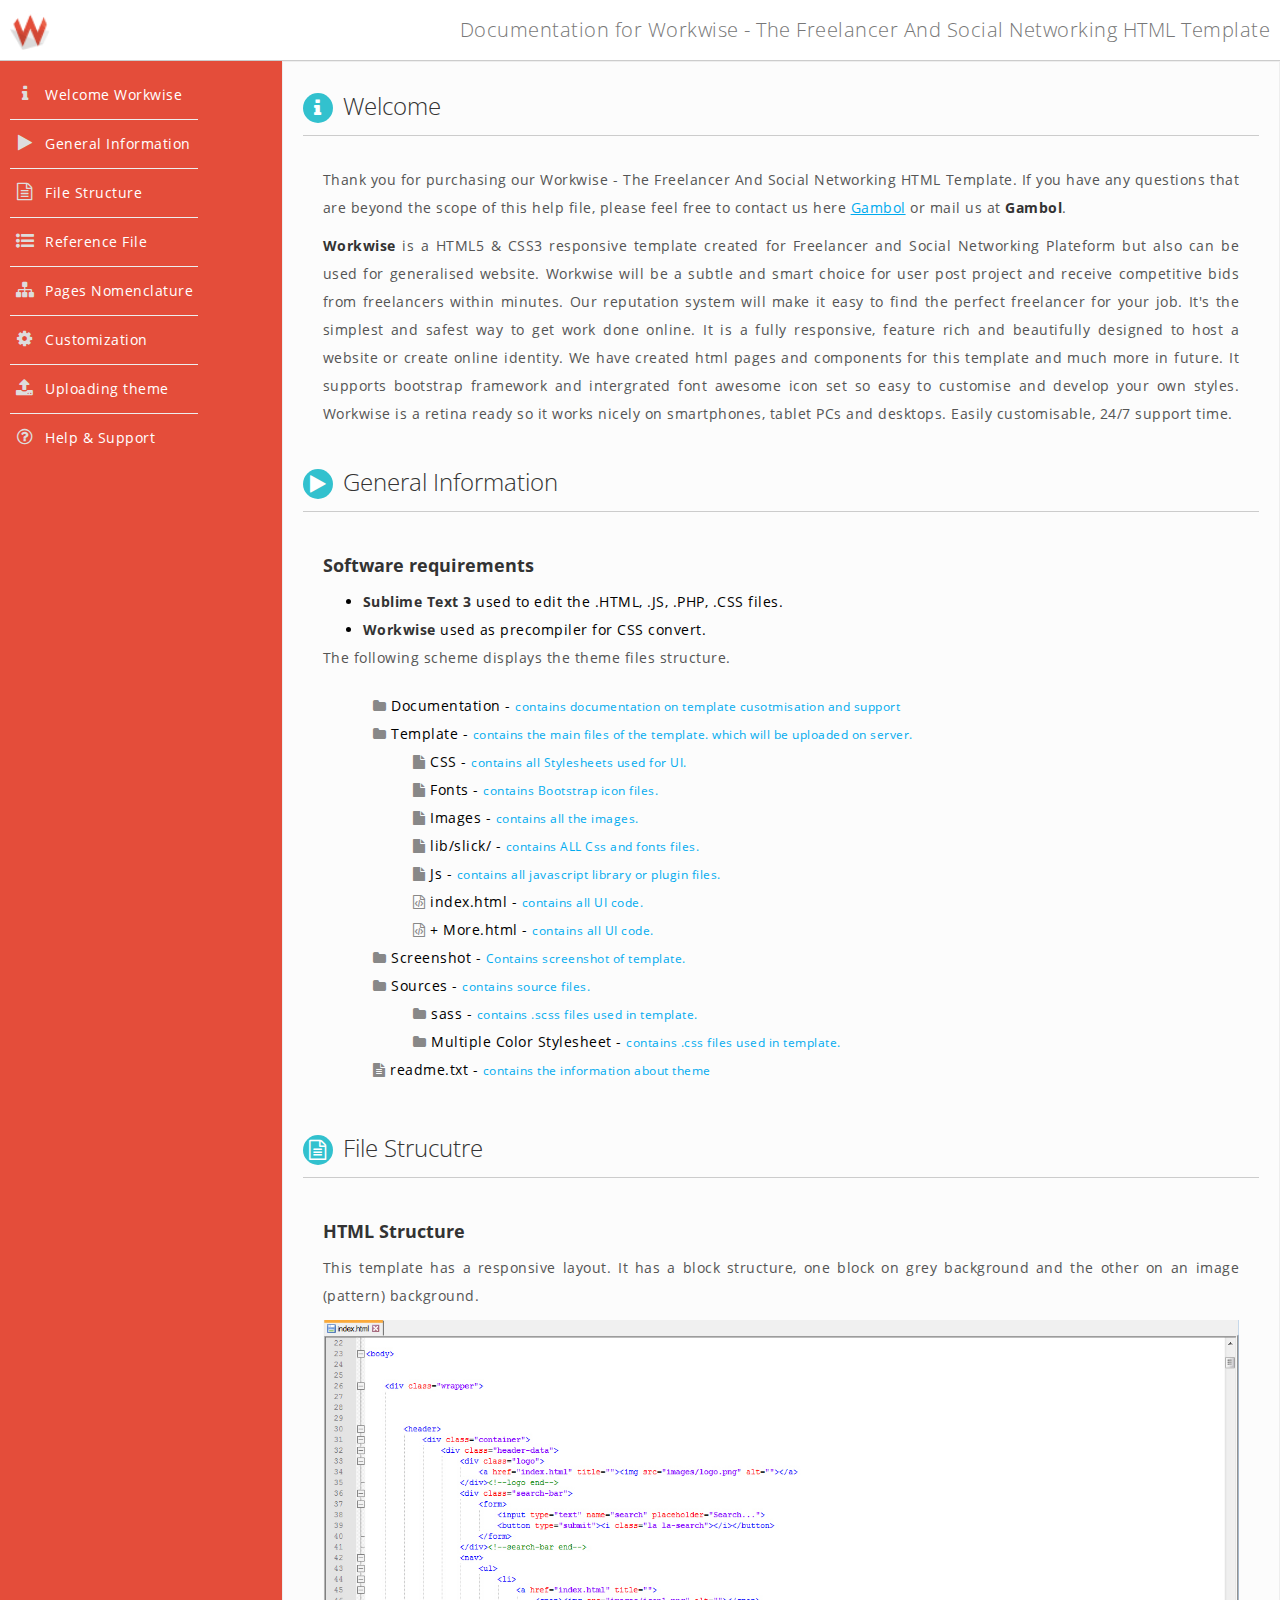
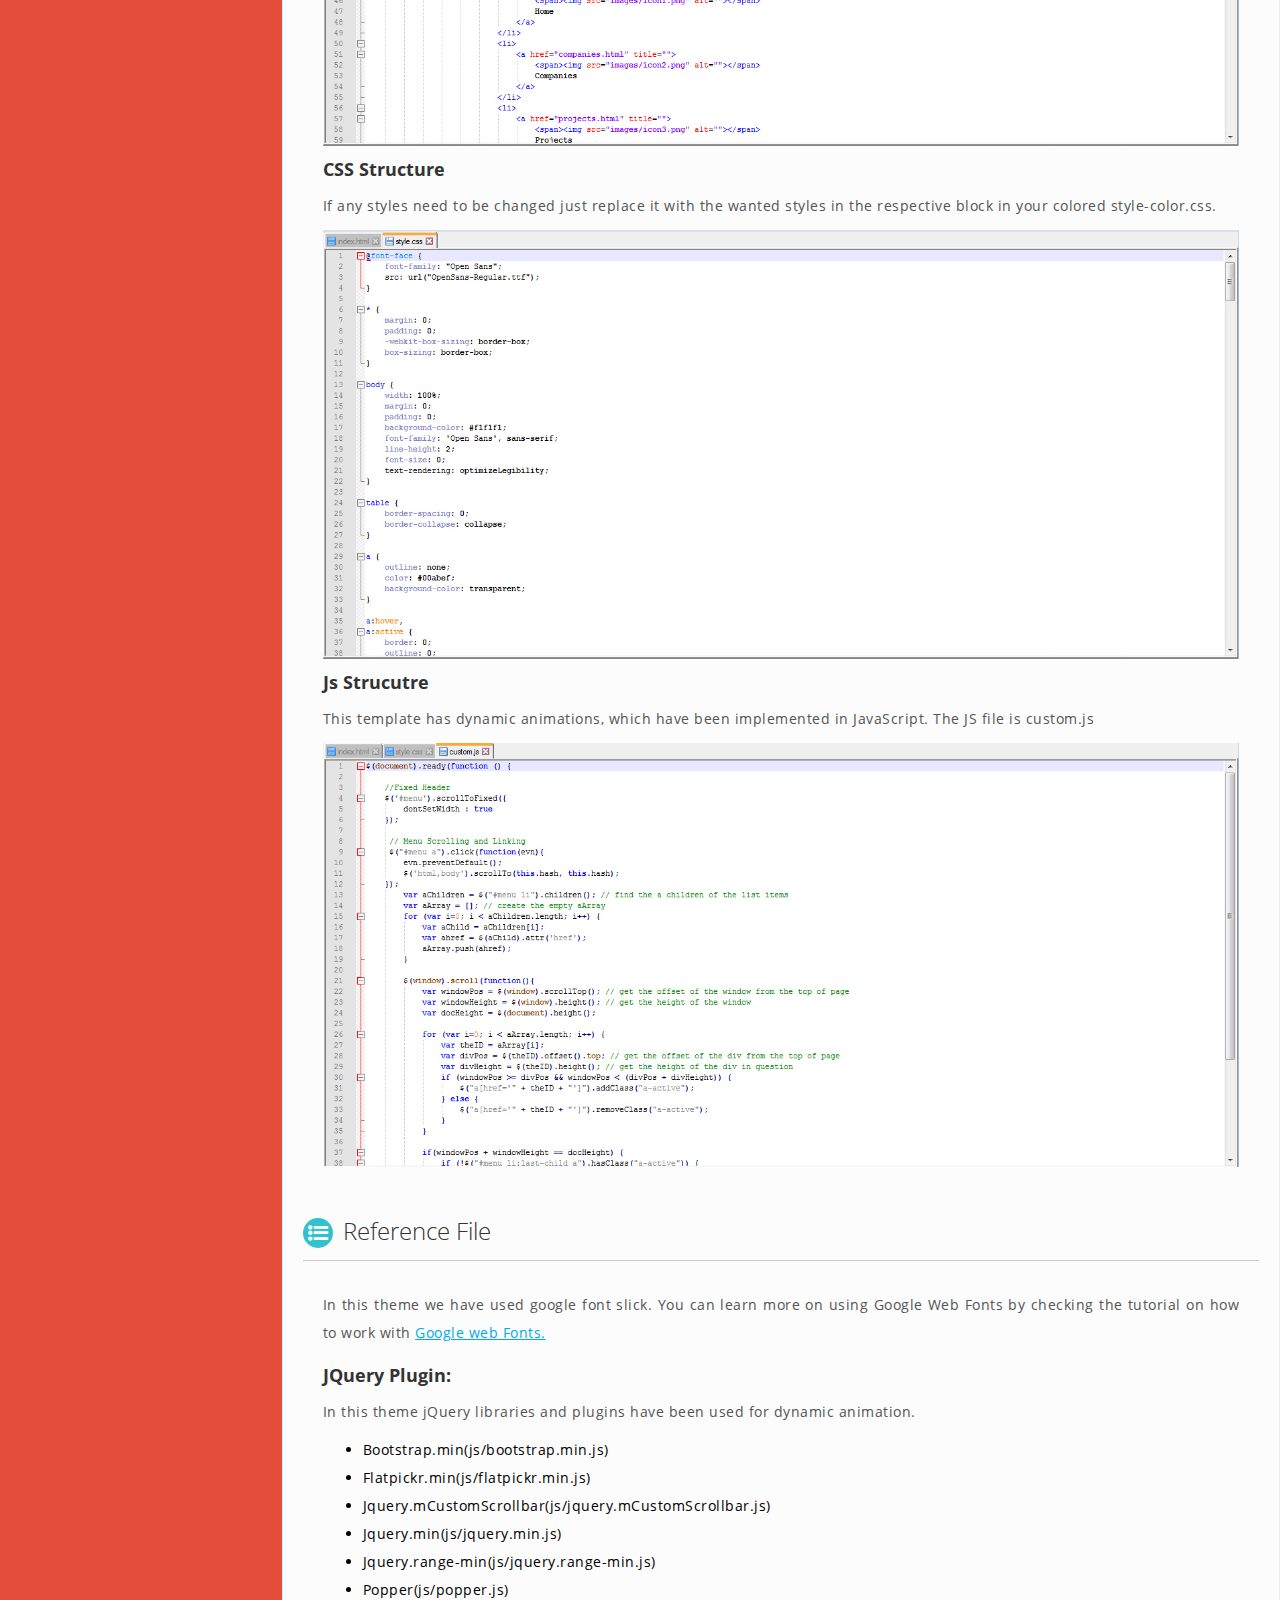
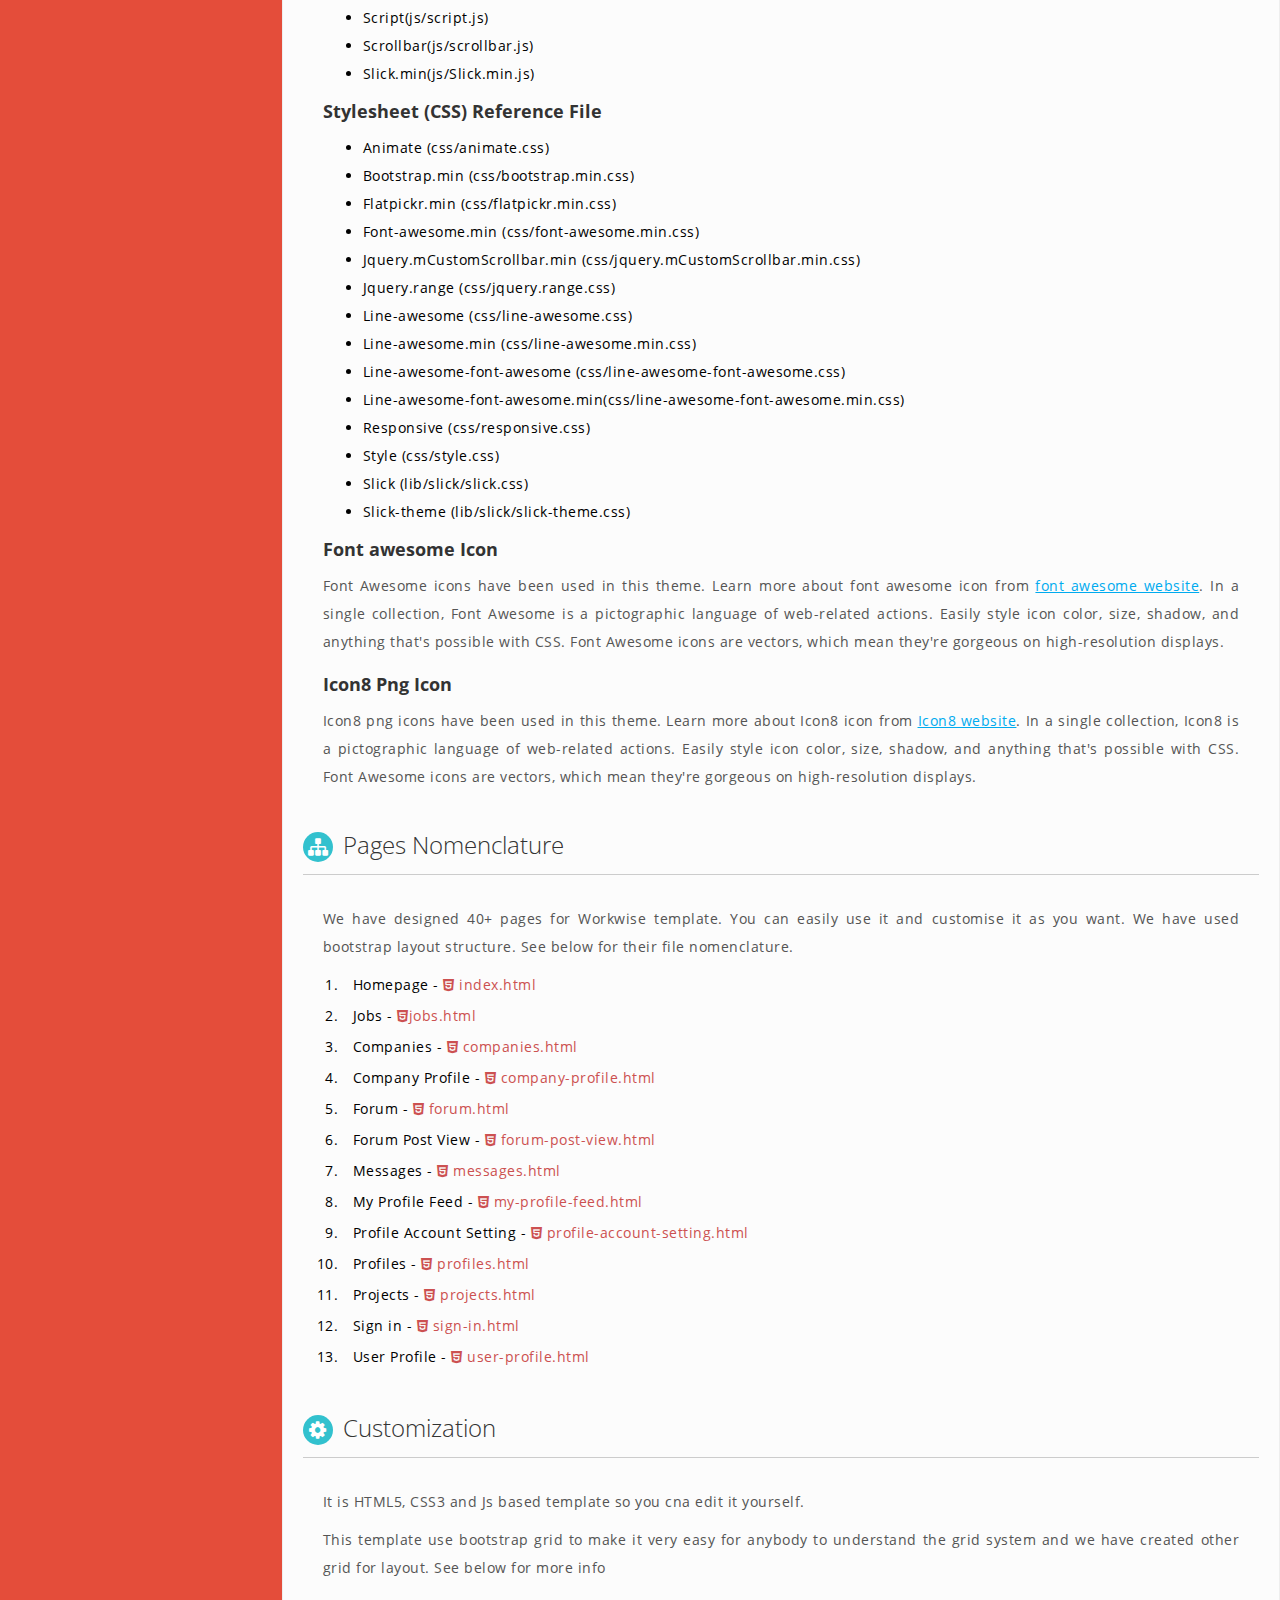
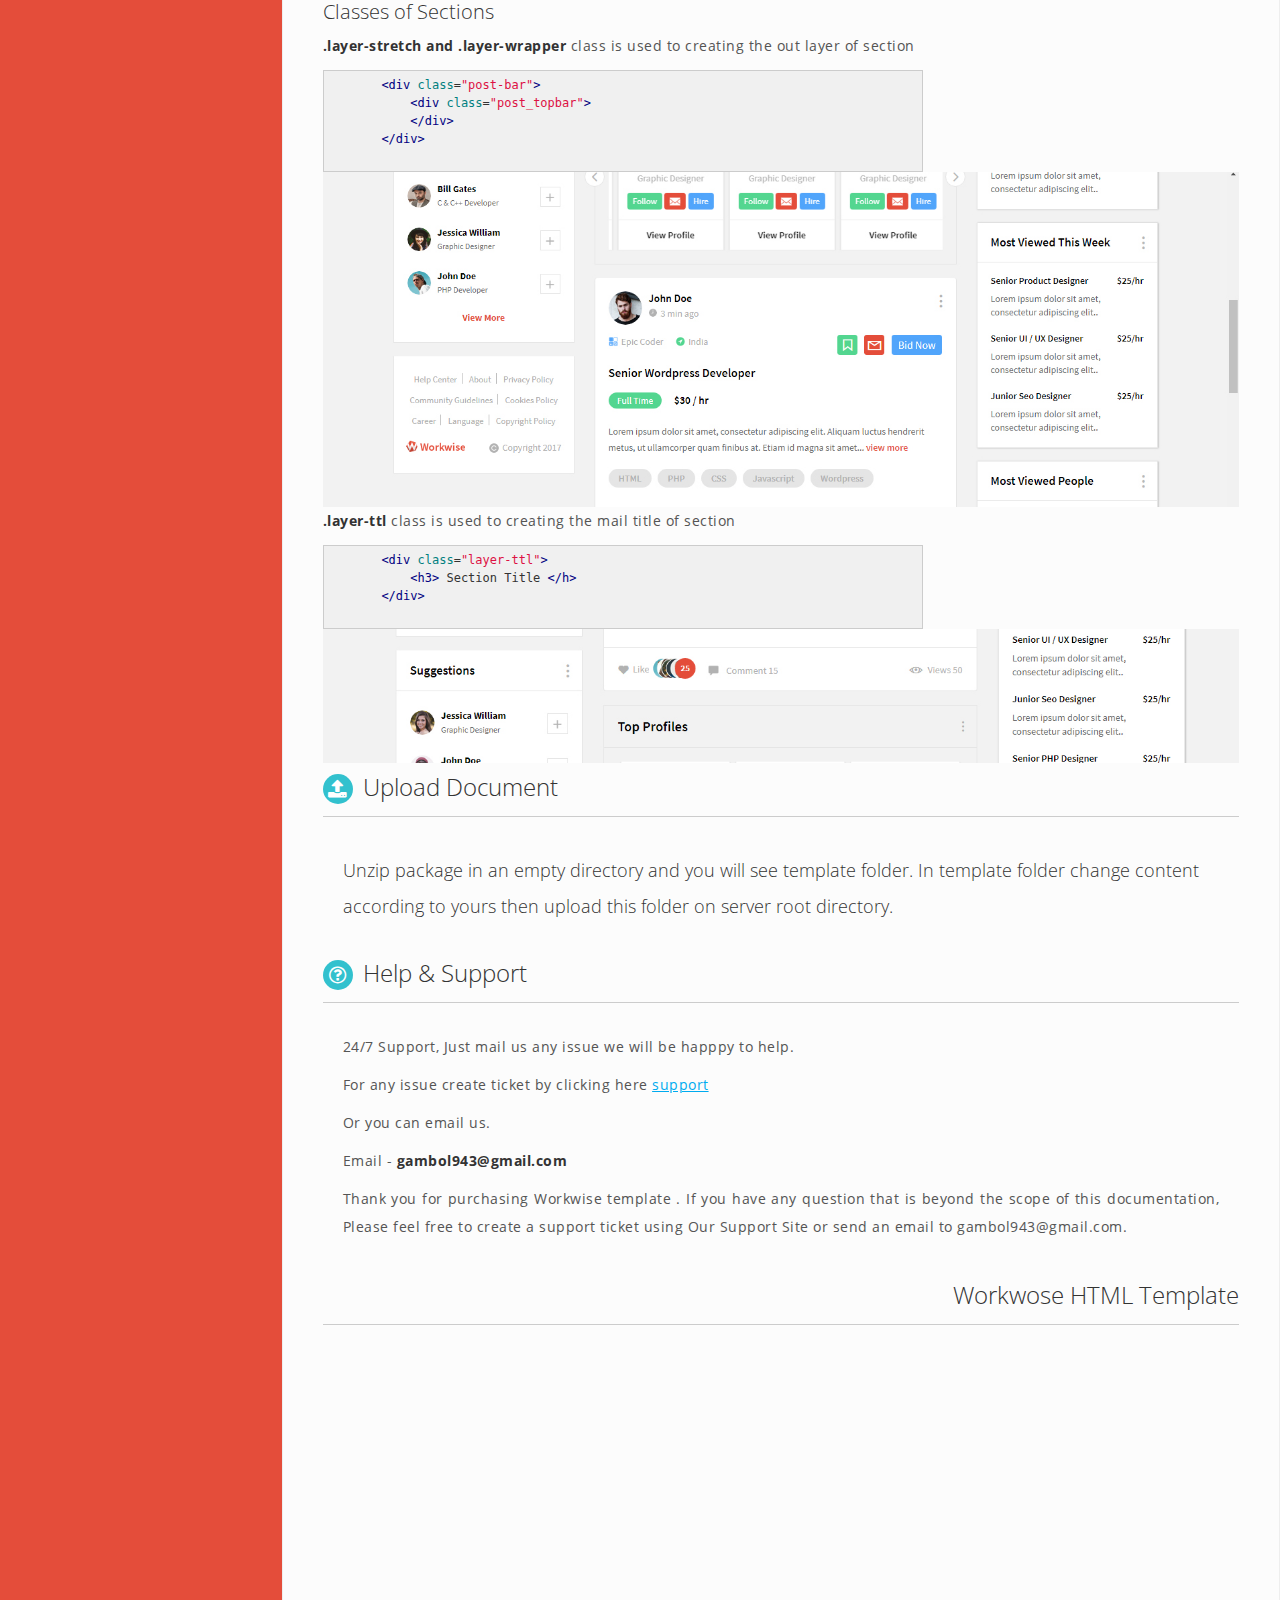
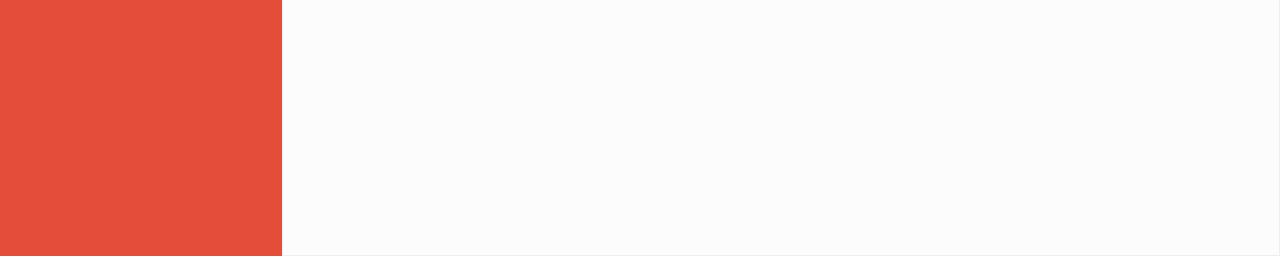
<file: Documentation/index.html>
<!DOCTYPE html>
<html lang="en">

<head>
    <meta charset="UTF-8">
    <meta http-equiv="X-UA-Compatible" content="IE=edge">
    <meta name="viewport" content="width=device-width, initial-scale=1.0" />
    <title>Workwise HTML Template Documentation</title>
    <link rel="icon" type="image/x-icon" href="images/favicon.png">
    <link href="http://fonts.googleapis.com/css?family=Open+Sans:400,600" rel="stylesheet">
    <link rel="stylesheet" href="font-awesome/css/font-awesome.min.css">
    <link rel="stylesheet" href="css/prettify.css">
    <link rel="stylesheet" href="css/style.css">
</head>

<body>
    <div id="hdr">
        <div class="hdr-inner">
            <img src="images/logo.png" alt="">
            <h1>Documentation for Workwise - The Freelancer And Social Networking HTML Template</h1>
        </div>
    </div>
    <div class="div-center bdy">
        <div class="tbl">
            <div class="tbl-row">
                <div class="tbl-cell menu-container">
                    <ul id="menu">
                        <li><a href="#welcome" id="menu-welcome"><i class="fa fa-info"></i>Welcome Workwise</a></li>
                        <li><a href="#generalinfo" id="menu-generalinfo"><i class="fa fa-play"></i>General Information</a></li>
                        <li><a href="#file" id="menu-File"><i class="fa fa-file-text-o"></i>File Structure</a></li>
                        <li><a href="#referencefile" id="menu-referencefile"><i class="fa fa-list-ul"></i>Reference File</a></li>
                        <li><a href="#pagestructure" id="menu-pagestructure"><i class="fa fa-sitemap"></i>Pages Nomenclature</a></li>
                        <li><a href="#customization" id="menu-customization"><i class="fa fa-gear"></i>Customization</a></li>
                        <li><a href="#upload" id="menu-upload"><i class="fa fa-upload"></i>Uploading theme</a></li>
                        <li><a href="#help" id="menu-help"><i class="fa fa-question-circle-o"></i>Help &#38; Support</a></li>
                    </ul>
                </div>
                <div class="tbl-cell container">
                    <div class="content">
                        <div id="welcome" class="main-content">
                            <h2><i class="fa fa-info"></i>Welcome</h2>
                            <div class="content-container">
                                <p>
                                    Thank you for purchasing our Workwise - The Freelancer And Social Networking HTML Template. If you have any questions that are beyond the scope of this help file, please feel free to contact us here <a href="https://themeforest.net/user/gambol/portfolio" target="_blank">Gambol</a> or mail us at <b>Gambol</b>.
                                </p>
                                <p>
                                    <b>Workwise</b> is a HTML5 &#38; CSS3 responsive template created for Freelancer and Social Networking Plateform but also can be used for generalised website. Workwise will be a subtle and smart choice for user post project and receive competitive bids from freelancers within minutes. Our reputation system will make it easy to find the perfect freelancer for your job. It's the simplest and safest way to get work done online. It is a fully responsive, feature rich and beautifully designed to host a website or create online identity. We have created html pages and  components  for this template and much more in future. It supports bootstrap framework and intergrated font awesome icon set so easy to customise and develop your own styles. Workwise is a retina ready so it works nicely on smartphones, tablet PCs and desktops. Easily customisable, 24/7 support time.
                                </p>
                            </div>
                        </div>

                        <div id="generalinfo" class="main-content">
                            <h2><i class="fa fa-play"></i>General Information</h2>
                            <div class="content-container">
                                <h4><b>Software requirements</b></h4>
                                <ul>
                                    <li>
                                        <b>Sublime Text 3</b> used to edit the .HTML, .JS, .PHP, .CSS  files.
                                    </li>
                                    <li>
                                        <b>Workwise</b> used as precompiler for  CSS convert.
                                    </li>
                                </ul>
                                <p>The following scheme displays the theme files structure.</p>
                                <div class="direcotry">
                                    <ul>
                                        <li><i class="fa fa-folder"></i>Documentation - <span>contains documentation on template cusotmisation and support</span></li>
                                        <li>
                                            <i class="fa fa-folder"></i>Template - <span>contains the main files of the template. which will be uploaded on server.</span>
                                            <ul>
                                                <li><i class="fa fa-file"></i>CSS - <span>contains all Stylesheets used for UI.</span></li>
                                                
                                                <li><i class="fa fa-file"></i>Fonts - <span>contains Bootstrap icon files.</span></li>
                                                <li><i class="fa fa-file"></i>Images - <span>contains all the images.</span></li>
                                                <li><i class="fa fa-file"></i>lib/slick/ - <span>contains ALL Css and fonts files.</span></li>
                                                <li><i class="fa fa-file"></i>Js - <span>contains all javascript library or plugin files.</span></li>
                                                 <li><i class="fa fa-file-code-o"></i>index.html - <span>contains all UI code.</span></li>
                                                <li><i class="fa fa-file-code-o"></i>+ More.html - <span>contains all UI code.</span></li>
                                            </ul>
                                        </li>
                                        <li><i class="fa fa-folder"></i>Screenshot - <span>Contains screenshot of template.</span></li>
                                        <li>
                                            <i class="fa fa-folder"></i>Sources - <span>contains source files.</span>
                                            <ul>
                                                <li><i class="fa fa-folder"></i>sass - <span>contains .scss files used in template.</span></li>
                                                 <li><i class="fa fa-folder"></i>Multiple Color Stylesheet - <span>contains .css files used in template.</span></li>
                                            </ul>
                                        </li>
                                        <li><i class="fa fa-file-text"></i>readme.txt - <span>contains the information about theme</span></li>
                                    </ul>
                                </div>
                            </div>
                        </div>

                        <div id="file" class="main-content">
                            <h2><i class="fa fa-file-text-o"></i>File Strucutre</h2>
                            <div class="content-container">
                                <h4><b>HTML Structure</b></h4>
                                <p>
                                    This template has a responsive layout. It has a block structure, one block on grey background and the other on an image (pattern) background.
                                </p>
                                <div class="strucutre-image">
                                    <a href="images/well-documented.jpg"><img src="images/html.jpg" alt=""></a>
                                </div>
                                <h4><b>CSS Structure</b></h4>
                                <p> If any styles need to be changed just replace it with the wanted styles in the respective block in your colored style-color.css.</p>
                                <div class="strucutre-image">
                                    <a href="images/well-documented-css.jpg"><img src="images/css.jpg" alt=""></a>
                                </div>
                                <h4><b>Js Strucutre</b></h4>
                                <p>
                                    This template has dynamic animations, which have been implemented in JavaScript. The JS file is custom.js
                                </p>
                                <div class="strucutre-image">
                                    <a href="images/well-documented-js.jpg"><img src="images/js.jpg" alt=""></a>
                                </div>
                            </div>
                        </div>
                        
                        <div id="referencefile" class="main-content">
                            <h2><i class="fa fa-list-ul"></i>Reference File</h2>
                            <div class="content-container">
                                <p>
                                    In this theme we have used google font slick. You can learn more on using Google Web Fonts by checking the tutorial on how to work with
                                    <a href="https://developers.google.com/fonts/docs/getting_started" target="_blank">Google web Fonts.</a>
                                </p>
                                <h4><b>JQuery Plugin: </b></h4>
                                <p>In this theme jQuery libraries and plugins have been used for dynamic animation.</p>
                                <ul>
                                    <li>Bootstrap.min(js/bootstrap.min.js)</li>
                                    <li>Flatpickr.min(js/flatpickr.min.js)</li>
                                    <li>Jquery.mCustomScrollbar(js/jquery.mCustomScrollbar.js)</li>
                                    <li>Jquery.min(js/jquery.min.js)</li>
                                    <li>Jquery.range-min(js/jquery.range-min.js)</li>
                                    <li>Popper(js/popper.js)</li>
                                    <li>Script(js/script.js)</li>
                                   <li>Scrollbar(js/scrollbar.js)</li>
                                   <li>Slick.min(js/Slick.min.js)</li>
                                </ul>
                                <h4><b>Stylesheet (CSS) Reference File</b></h4>
                                <ul>
                                    <li>Animate (css/animate.css)</li>
                                    <li>Bootstrap.min (css/bootstrap.min.css)</li>
                                    <li>Flatpickr.min (css/flatpickr.min.css)</li>
                                    <li>Font-awesome.min (css/font-awesome.min.css)</li>
                                    <li>Jquery.mCustomScrollbar.min (css/jquery.mCustomScrollbar.min.css)</li>
                                    <li>Jquery.range (css/jquery.range.css)</li>
                                    <li>Line-awesome (css/line-awesome.css)</li>
                                    <li>Line-awesome.min (css/line-awesome.min.css)</li>
                                    <li>Line-awesome-font-awesome (css/line-awesome-font-awesome.css)</li>
                                    <li>Line-awesome-font-awesome.min(css/line-awesome-font-awesome.min.css)</li>
                                    <li>Responsive (css/responsive.css)</li>
                                    <li>Style (css/style.css)</li>
                                     <li>Slick (lib/slick/slick.css)</li>
                                      <li>Slick-theme (lib/slick/slick-theme.css)</li>
                                    
                                </ul>
                                <h4><b>Font awesome Icon</b></h4>
                                <p>
                                    Font Awesome icons have been used in this theme. Learn more about font awesome icon from <a href="http://fontawesome.io/examples/" target="_blank">font awesome website</a>. In a single collection, Font Awesome is a pictographic language of web-related actions. Easily style icon color, size, shadow, and anything that's possible with CSS. Font Awesome icons are vectors, which mean they're gorgeous on high-resolution displays.
                                </p>
								
								<h4><b>Icon8 Png Icon</b></h4>
                                <p>
                                    Icon8 png icons have been used in this theme. Learn more about Icon8 icon from <a href="https://icons8.com/" target="_blank">Icon8 website</a>. In a single collection, Icon8 is a pictographic language of web-related actions. Easily style icon color, size, shadow, and anything that's possible with CSS. Font Awesome icons are vectors, which mean they're gorgeous on high-resolution displays.
                                </p>
                            </div>
                        </div>
                        
                        <div id="pagestructure" class="main-content">
                            <h2><i class="fa fa-sitemap"></i>Pages Nomenclature</h2>
                            <div class="content-container">
                                <p>
                                    We have designed 40+ pages for Workwise template. You can easily use it and customise it as you want. We have used bootstrap layout structure. See below for their file nomenclature.
                                </p>
                                <ol>
                                    <li>Homepage - <span class="color-red"><i class="fa fa-html5"></i> index.html</span></li>
                                    <li>Jobs - <span class="color-red"><i class="fa fa-html5"></i>jobs.html</span></li>
                                    <li>Companies - <span class="color-red"><i class="fa fa-html5"></i> companies.html</span></li>
                                    <li>Company Profile - <span class="color-red"><i class="fa fa-html5"></i> company-profile.html</span></li>
                                    <li>Forum - <span class="color-red"><i class="fa fa-html5"></i> forum.html</span></li>
                                    <li>Forum Post View - <span class="color-red"><i class="fa fa-html5"></i> forum-post-view.html</span></li>
                                    <li>Messages - <span class="color-red"><i class="fa fa-html5"></i> messages.html</li>
                                    <li>My Profile Feed - <span class="color-red"><i class="fa fa-html5"></i> my-profile-feed.html</span></li>
                                    <li>Profile Account Setting - <span class="color-red"><i class="fa fa-html5"></i> profile-account-setting.html</span></li>
                                   <li>Profiles - <span class="color-red"><i class="fa fa-html5"></i> profiles.html</li>
                                   <li>Projects - <span class="color-red"><i class="fa fa-html5"></i> projects.html</li>
                                   <li>Sign in - <span class="color-red"><i class="fa fa-html5"></i> sign-in.html</li>
                                   <li>User Profile - <span class="color-red"><i class="fa fa-html5"></i> user-profile.html</li>
                                </ol>
                            </div>
                        </div>
                        
                        <div id="customization" class="main-content">
                            <h2><i class="fa fa-gear"></i>Customization</h2>
                            <div class="content-container">
                                <p>
                                    It is HTML5, CSS3 and Js based template so you cna edit it yourself.
                                </p>
                                <p>
                                    This template use bootstrap grid to make it very easy for anybody to understand the grid system and we have created other grid for layout. See below for more info
                                </p>
                               <h3>Classes of Sections</h3>
                               <p><b>.layer-stretch and .layer-wrapper</b> class is used to creating the out layer of section</p>
    <pre class="prettyprint">
        &lt;div class="post-bar"&gt;
            &lt;div class="post_topbar"&gt;
            &lt;/div&gt;
        &lt;/div&gt;
    </pre>
                              <div class="strucutre-image">
                                  <img src="images/colored-background.jpg" alt="">
                              </div>
                               <p><b>.layer-ttl</b> class is used to creating the mail title of section</p>
    <pre class="prettyprint">
        &lt;div class="layer-ttl"&gt;
            &lt;h3&gt; Section Title &lt;/h&gt;
        &lt;/div&gt;
    </pre>                    
                              <div class="strucutre-image">
                                  <img src="images/layer-ttl.jpg" alt="">
                              </div>
                               
   
       
                        <div id="upload" class="main-content">
                            <h2><i class="fa fa-upload"></i>Upload Document</h2>
                            <div class="content-container">
                                <h4>Unzip package in an empty directory and you will see template folder. In template folder change content according to yours then upload this folder on server root directory.</h4>
                            </div>
                        </div>

                        <div id="help" class="main-content">
                            <h2><i class="fa fa-question-circle-o"></i>Help &#38; Support</h2>
                            <div class="content-container">
                                <p>24/7 Support, Just mail us any issue we will be happpy to help.</p>
                                <p>For any issue create ticket by clicking here <a href="#" target="_blank">support</a></p>
                                <p>Or you can email us.</p>
                                <p>Email - <b>gambol943@gmail.com</b></p>
                                <p>
                                    Thank you for purchasing Workwise template . If you have any question that is beyond the scope of this documentation, Please feel free to create a support ticket using Our Support Site or send an email to gambol943@gmail.com.
                                </p>
                            </div>
                        </div>
                        <h2 style="display: block;text-align: right;">Workwose HTML Template</h2>
                    </div>
                </div>
            </div>
        </div>
    </div>

    <script src="js/jquery.min.js"></script>
    <script type="text/javascript" src="js/prettify/prettify.js"></script>
    <script src="js/jquery-scrolltofixed-min.js"></script>
    <script src="js/jquery.scrollTo.min.js"></script>
    <script src="js/custom.js"></script>
</body>

</html>
</file>
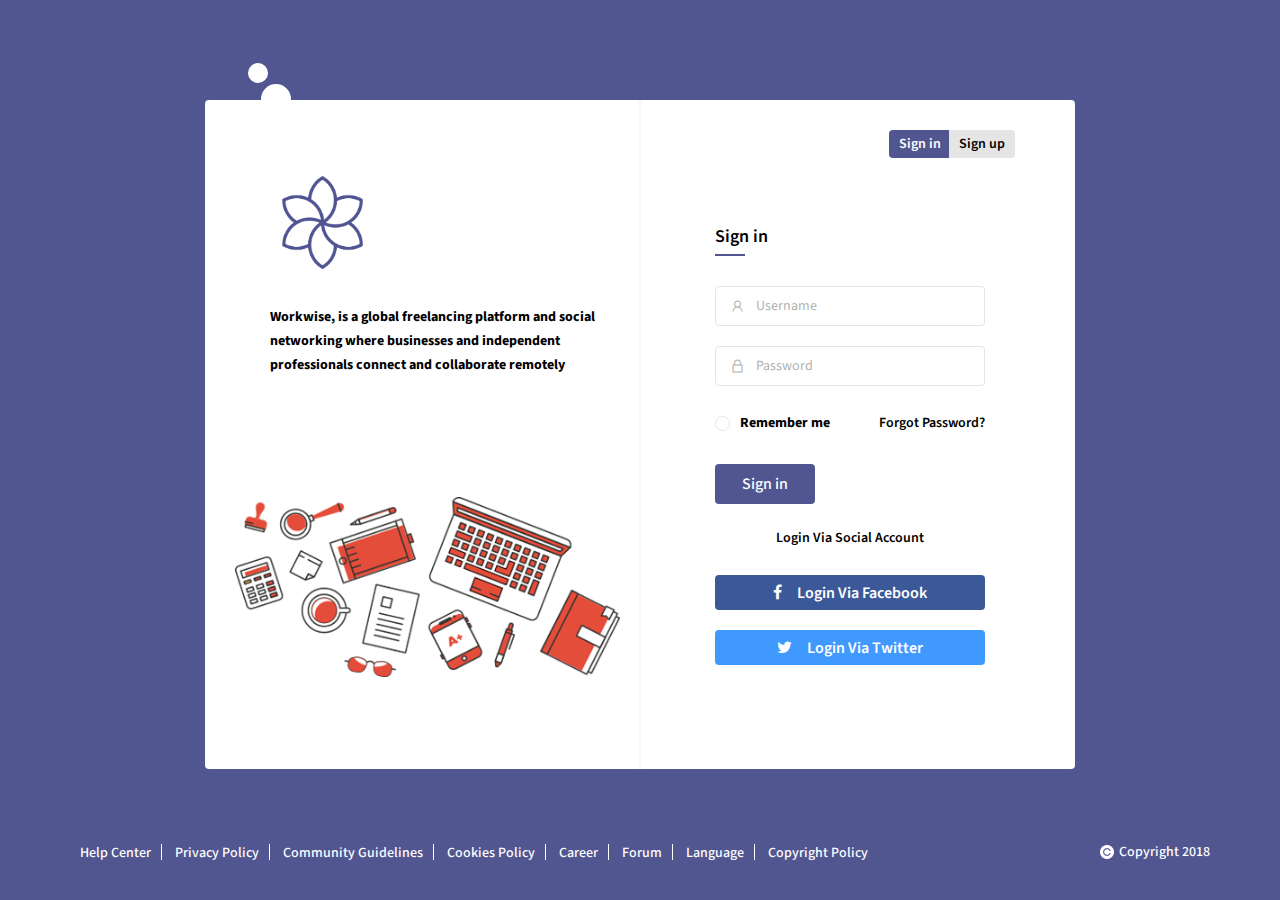
<file: HTML/sign-in.html>
<!DOCTYPE html>
<html>
<head>
<meta charset="UTF-8">
<title>WorkWise</title>
<meta name="viewport" content="width=device-width, initial-scale=1.0">
<meta name="description" content="" />
<meta name="keywords" content="" />
<link rel="stylesheet" type="text/css" href="css/animate.css">
<link rel="stylesheet" type="text/css" href="css/bootstrap.min.css">
<link rel="stylesheet" type="text/css" href="css/line-awesome.css">
<link rel="stylesheet" type="text/css" href="css/line-awesome-font-awesome.min.css">
<link rel="stylesheet" type="text/css" href="css/font-awesome.min.css">
<link rel="stylesheet" type="text/css" href="lib/slick/slick.css">
<link rel="stylesheet" type="text/css" href="lib/slick/slick-theme.css">
<link rel="stylesheet" type="text/css" href="css/style.css">
<link rel="stylesheet" type="text/css" href="css/responsive.css">
</head>


<body class="sign-in">
	

	<div class="wrapper">
		

		<div class="sign-in-page">
			<div class="signin-popup">
				<div class="signin-pop">
					<div class="row">
						<div class="col-lg-6">
							<div class="cmp-info">
								<div class="cm-logo">
									<img src="images/cm-logo.png" style="width: 30%; height: 30%;" alt="">
									<p>Workwise,  is a global freelancing platform and social networking where businesses and independent professionals connect and collaborate remotely</p>
								</div><!--cm-logo end-->	
								<img src="images/cm-main-img.png" alt="">			
							</div><!--cmp-info end-->
						</div>
						<div class="col-lg-6">
							<div class="login-sec">
								<ul class="sign-control">
									<li data-tab="tab-1" class="current"><a href="#" title="">Sign in</a></li>				
									<li data-tab="tab-2"><a href="#" title="">Sign up</a></li>				
								</ul>			
								<div class="sign_in_sec current" id="tab-1">
									
									<h3>Sign in</h3>
									<form>
										<div class="row">
											<div class="col-lg-12 no-pdd">
												<div class="sn-field">
													<input type="text" name="username" placeholder="Username">
													<i class="la la-user"></i>
												</div><!--sn-field end-->
											</div>
											<div class="col-lg-12 no-pdd">
												<div class="sn-field">
													<input type="password" name="password" placeholder="Password">
													<i class="la la-lock"></i>
												</div>
											</div>
											<div class="col-lg-12 no-pdd">
												<div class="checky-sec">
													<div class="fgt-sec">
														<input type="checkbox" name="cc" id="c1">
														<label for="c1">
															<span></span>
														</label>
														<small>Remember me</small>
													</div><!--fgt-sec end-->
													<a href="#" title="">Forgot Password?</a>
												</div>
											</div>
											<div class="col-lg-12 no-pdd">
												<button type="submit" value="submit">Sign in</button>
											</div>
										</div>
									</form>
									<div class="login-resources">
										<h4>Login Via Social Account</h4>
										<ul>
											<li><a href="#" title="" class="fb"><i class="fa fa-facebook"></i>Login Via Facebook</a></li>
											<li><a href="#" title="" class="tw"><i class="fa fa-twitter"></i>Login Via Twitter</a></li>
										</ul>
									</div><!--login-resources end-->
								</div><!--sign_in_sec end-->
								<div class="sign_in_sec" id="tab-2">
									<div class="signup-tab">
										<i class="fa fa-long-arrow-left"></i>
										<h2>johndoe@example.com</h2>
										<ul>
											<li data-tab="tab-3" class="current"><a href="#" title="">User</a></li>
											<li data-tab="tab-4"><a href="#" title="">Company</a></li>
										</ul>
									</div><!--signup-tab end-->	
									<div class="dff-tab current" id="tab-3">
										<form>
											<div class="row">
												<div class="col-lg-12 no-pdd">
													<div class="sn-field">
														<input type="text" name="name" placeholder="Full Name">
														<i class="la la-user"></i>
													</div>
												</div>
												<div class="col-lg-12 no-pdd">
													<div class="sn-field">
														<input type="text" name="country" placeholder="Country">
														<i class="la la-globe"></i>
													</div>
												</div>
												<div class="col-lg-12 no-pdd">
													<div class="sn-field">
														<select>
															<option>Category</option>
														</select>
														<i class="la la-dropbox"></i>
														<span><i class="fa fa-ellipsis-h"></i></span>
													</div>
												</div>
												<div class="col-lg-12 no-pdd">
													<div class="sn-field">
														<input type="password" name="password" placeholder="Password">
														<i class="la la-lock"></i>
													</div>
												</div>
												<div class="col-lg-12 no-pdd">
													<div class="sn-field">
														<input type="password" name="repeat-password" placeholder="Repeat Password">
														<i class="la la-lock"></i>
													</div>
												</div>
												<div class="col-lg-12 no-pdd">
													<div class="checky-sec st2">
														<div class="fgt-sec">
															<input type="checkbox" name="cc" id="c2">
															<label for="c2">
																<span></span>
															</label>
															<small>Yes, I understand and agree to the workwise Terms & Conditions.</small>
														</div><!--fgt-sec end-->
													</div>
												</div>
												<div class="col-lg-12 no-pdd">
													<button type="submit" value="submit">Get Started</button>
												</div>
											</div>
										</form>
									</div><!--dff-tab end-->
									<div class="dff-tab" id="tab-4">
										<form>
											<div class="row">
												<div class="col-lg-12 no-pdd">
													<div class="sn-field">
														<input type="text" name="company-name" placeholder="Company Name">
														<i class="la la-building"></i>
													</div>
												</div>
												<div class="col-lg-12 no-pdd">
													<div class="sn-field">
														<input type="text" name="country" placeholder="Country">
														<i class="la la-globe"></i>
													</div>
												</div>
												<div class="col-lg-12 no-pdd">
													<div class="sn-field">
														<input type="password" name="password" placeholder="Password">
														<i class="la la-lock"></i>
													</div>
												</div>
												<div class="col-lg-12 no-pdd">
													<div class="sn-field">
														<input type="password" name="repeat-password" placeholder="Repeat Password">
														<i class="la la-lock"></i>
													</div>
												</div>
												<div class="col-lg-12 no-pdd">
													<div class="checky-sec st2">
														<div class="fgt-sec">
															<input type="checkbox" name="cc" id="c3">
															<label for="c3">
																<span></span>
															</label>
															<small>Yes, I understand and agree to the workwise Terms & Conditions.</small>
														</div><!--fgt-sec end-->
													</div>
												</div>
												<div class="col-lg-12 no-pdd">
													<button type="submit" value="submit">Get Started</button>
												</div>
											</div>
										</form>
									</div><!--dff-tab end-->
								</div>		
							</div><!--login-sec end-->
						</div>
					</div>		
				</div><!--signin-pop end-->
			</div><!--signin-popup end-->
			<div class="footy-sec">
				<div class="container">
					<ul>
						<li><a href="#" title="">Help Center</a></li>
						<li><a href="#" title="">Privacy Policy</a></li>
						<li><a href="#" title="">Community Guidelines</a></li>
						<li><a href="#" title="">Cookies Policy</a></li>
						<li><a href="#" title="">Career</a></li>
						<li><a href="#" title="">Forum</a></li>
						<li><a href="#" title="">Language</a></li>
						<li><a href="#" title="">Copyright Policy</a></li>
					</ul>
					<p><img src="images/copy-icon.png" alt="">Copyright 2018</p>
				</div>
			</div><!--footy-sec end-->
		</div><!--sign-in-page end-->


	</div><!--theme-layout end-->



<script type="text/javascript" src="js/jquery.min.js"></script>
<script type="text/javascript" src="js/popper.js"></script>
<script type="text/javascript" src="js/bootstrap.min.js"></script>
<script type="text/javascript" src="lib/slick/slick.min.js"></script>
<script type="text/javascript" src="js/script.js"></script>
</body>
</html>
</file>
<file: Documentation/css/prettify.css>
/* GitHub Theme */
/* Pretty printing styles. Used with prettify.js. */
/* SPAN elements with the classes below are added by prettyprint. */
/* plain text */
.pln {
  color: #333333;
}
.prettyprint{overflow:auto!important;}

@media screen {
  /* string content */
  .str {
    color: #dd1144;
  }

  /* a keyword */
  .kwd {
    color: #333333;
  }

  /* a comment */
  .com {
    color: #999988;
  }

  /* a type name */
  .typ {
    color: #445588;
  }

  /* a literal value */
  .lit {
    color: #445588;
  }

  /* punctuation */
  .pun {
    color: #333333;
  }

  /* lisp open bracket */
  .opn {
    color: #333333;
  }

  /* lisp close bracket */
  .clo {
    color: #333333;
  }

  /* a markup tag name */
  .tag {
    color: navy;
  }

  /* a markup attribute name */
  .atn {
    color: teal;
  }

  /* a markup attribute value */
  .atv {
    color: #dd1144;
  }

  /* a declaration */
  .dec {
    color: #333333;
  }

  /* a variable name */
  .var {
    color: teal;
  }

  /* a function name */
  .fun {
    color: #990000;
  }
}
/* Use higher contrast and text-weight for printable form. */
@media print, projection {
  .str {
    color: #006600;
  }

  .kwd {
    color: #006;
    font-weight: bold;
  }

  .com {
    color: #600;
    font-style: italic;
  }

  .typ {
    color: #404;
    font-weight: bold;
  }

  .lit {
    color: #004444;
  }

  .pun, .opn, .clo {
    color: #444400;
  }

  .tag {
    color: #006;
    font-weight: bold;
  }

  .atn {
    color: #440044;
  }

  .atv {
    color: #006600;
  }
}
/* Style */
pre.prettyprint {
  background: #F0F0F0;
  font-family: Menlo, "Bitstream Vera Sans Mono", "DejaVu Sans Mono", Monaco, Consolas, monospace;
  font-size: 12px;
  line-height: 1.5;
  border: 1px solid #cccccc;
  padding: 0;
}

/* Specify class=linenums on a pre to get line numbering */
ol.linenums {
  margin-top: 0;
  margin-bottom: 0;
  color: #888;
}

.linenums li {
  background: #FAFAFA;
  padding-left: 10px;
  border-left: 1px solid #CCC;
}

.linenums li {
  padding-top: 5px;
}

.linenums li + li {
  padding-top: 0;
}

.linenums li:last-child {
  padding-bottom: 5px;
}



/* IE indents via margin-left */
li.L0,
li.L1,
li.L2,
li.L3,
li.L4,
li.L5,
li.L6,
li.L7,
li.L8,
li.L9 {
  /* */
}

/* Alternate shading for lines */
li.L1,
li.L3,
li.L5,
li.L7,
li.L9 {
  /* */
}
</file>
<file: Documentation/css/style.css>
@font-face {
    font-family: "Open Sans";
    src: url("OpenSans-Regular.ttf");
}

* {
    margin: 0;
    padding: 0;
    -webkit-box-sizing: border-box;
    box-sizing: border-box;
}

body {
    width: 100%;
    margin: 0;
    padding: 0;
    background-color: #f1f1f1;
    font-family: 'Open Sans', sans-serif;
    line-height: 2;
    font-size: 0;
    text-rendering: optimizeLegibility;
}

table {
    border-spacing: 0;
    border-collapse: collapse;
}

a {
    outline: none;
    color: #00abef;
    background-color: transparent;
}

a:hover,
a:active {
    border: 0;
    outline: 0;
}

ul, ol {
    padding: 0 0 0 20px;
}

ol li {
    padding: 0 0 3px 10px;
}

ul li, ol li {
    font-size: 14px;
    letter-spacing: .5px;
}

h1 {
    font-size: 28px;
}

h2 {
    font-size: 24px;
}

h3 {
    font-size: 20px;
}

h4 {
    font-size: 18px;
    margin: 5px 0 5px 0;
}

h5,
h6 {
    font-size: 16px;
    margin: 5px 0 5px 0;
}

h1,
h2,
h3,
h4,
h5,
h6 {
    font-weight: 300;
    color: #333;
}

p {
    font-size: 14px;
    line-height: 28px;
    letter-spacing: .5px;
    text-align: justify;
    color: #555;
    margin: 0 0 10px 0;
}

b {
    color: #333;
    font-weight: 700;
}

pre {
    padding: 5px 0 5px 0 !important;
}

pre.prettyprint {
    width: 600px;
}

input,
textarea {
    font-family: 'Open Sans', sans-serif;
    -webkit-box-shadow: none;
    box-shadow: none;
    background-color: transparent;
    border: 0;
}

input:focus,
textarea:focus {
    border: 0;
    outline: 0;
}

input[type=number]::-webkit-inner-spin-button,
input[type=number]::-webkit-outer-spin-button {
    -webkit-appearance: none;
    margin: 0;
}

textarea {
    resize: none;
}

button {
    background-color: transparent;
    border: 0;
}

button:hover,
button:active,
button:focus {
    border: 0;
    outline: 0;
}

select:focus {
    border: none;
    outline: none;
}


/*----------------- Commom Classes------------------------*/

.tbl {
    display: table;
    width: 100%;
}

.tbl-row {
    display: table-row;
}

.tbl-cell {
    display: table-cell;
    vertical-align: middle;
}

.div-center {
    position: relative;
    width: 100%;
    margin: 0 auto;
}

.background {
    background: #fff;
}

#hdr {
    min-width: 980px;
    width: 100%;
    background: #fff;
    padding: 10px;
    border-bottom: 1px solid #ccc;
    -webkit-box-sizing: border-box;
    box-sizing: border-box;
}

#hdr img {
    height: 40px;
}

#hdr h1 {
    float: right;
    font-size: 20px;
    margin: 0;
    color: #777;
    letter-spacing: .5px;
}

.hdr-inner {
    width: 100%;
    margin: 0 auto;
}

.bdy .tbl-cell {
    vertical-align: top;
    -webkit-box-sizing: border-box;
    box-sizing: border-box;
}

.menu-container {
    width: 22%;
    min-width: 220px;
    max-width: 250px;
    background: #e44d3a;
}

#menu {
    display: inline-block;
    padding: 10px;
}

#menu li {
    list-style: none;
    border-bottom: 1px solid #eee;
}

#menu li:nth-last-child(1) {
    border-bottom: 0;
}

#menu a {
    display: block;
    font-size: 14px;
    color: #fff;
    padding: 10px 5px 10px 5px;
    text-decoration: none;
}

#menu a .fa {
    position: relative;
    width: 20px;
    height: 20px;
    color: #ddd;
    line-height: 20px;
    font-size: 18px;
    text-align: center;
    margin: 0 10px 0 0;
    border-radius: 50%;
}

.color-blue {
    color: #32c1ce;
}

.color-red {
    color: #cc5151;
}

.container {}

.content {
    padding: 20px 20px 500px 20px;
    background: #fcfcfc;
    border: 1px solid #eee;
}

.main-content h2 {
    padding: 0 0 5px 0;
    margin: 0 0 10px 0;
    border-bottom: 1px solid #ccc;
}

.main-content h2 .fa {
    width: 30px;
    height: 30px;
    line-height: 30px;
    color: #fff;
    font-size: 20px;
    text-align: center;
    border-radius: 50%;
    margin: 0 10px 0 0;
    background: #32c1ce;
}

.content-container {
    padding: 20px;
}

.content-container ul {
    padding: 0 40px;
}

#welcome h2 .fa {}

#generalinfo h2 .fa {}

#referencefile h2 .fa {}

#customization {
    padding: 10px 0 0 0;
}

#admin-panel h3 {
    font-size: 16px;
    color: #333;
    font-weight: 600;
    border-bottom: 1px solid #ccc;
}

#admin-panel h3 .fa {
    color: #888;
    padding: 0 10px 0 0;
}

#file {
    padding: 10px 0 20px 0;
}

#file h2 .fa {}

#form h2 .fa {}

#email h2 .fa {}

#upload h2 .fa {}

#validation h2 .fa {}

#help h2 .fa {}

.direcotry {
    padding: 10px;
}

.direcotry ul li {
    list-style: none;
}

.direcotry ul li .fa {
    color: #888;
    padding: 0 5px 0 0;
}

.direcotry ul li span {
    font-size: 12px;
    color: #00abef;
}

.strucutre-image img {
    width: 100%;
    height: auto;
}
</file>
<file: HTML/css/line-awesome.css>
/*!
 *  Line Awesome 1.1.0 by @icons_8 - https://icons8.com/line-awesome
 *  License - https://icons8.com/good-boy-license/ (Font: SIL OFL 1.1, CSS: MIT License)
 *
 * Made with love by Icons8 [ https://icons8.com/ ] using FontCustom [ https://github.com/FontCustom/fontcustom ]
 *
 * Contacts:
 *    [ https://icons8.com/contact ]
 *
 * Follow Icon8 on
 *    Twitter [ https://twitter.com/icons_8 ]
 *    Facebook [ https://www.facebook.com/Icons8 ]
 *    Google+ [ https://plus.google.com/+Icons8 ]
 *    GitHub [ https://github.com/icons8 ]
 */

@font-face {
  font-family: "LineAwesome";
  src: url("../fonts/line-awesome.eot?v=1.1.");
  src: url("../fonts/line-awesome.eot??v=1.1.#iefix") format("embedded-opentype"),
       url("../fonts/line-awesome.woff2?v=1.1.") format("woff2"),
       url("../fonts/line-awesome.woff?v=1.1.") format("woff"),
       url("../fonts/line-awesome.ttf?v=1.1.") format("truetype"),
       url("../fonts/line-awesome.svg?v=1.1.#fa") format("svg");
  font-weight: normal;
  font-style: normal;
}

@media screen and (-webkit-min-device-pixel-ratio:0) {
  @font-face {
    font-family: "LineAwesome";
    src: url("../fonts/line-awesome.svg?v=1.1.#fa") format("svg");
  }
}

/* Thanks to http://fontawesome.io @fontawesome and @davegandy */
.la {
    display: inline-block;
    font: normal normal normal 16px/1 "LineAwesome";
    font-size: inherit;
    text-decoration: inherit;
    text-rendering: optimizeLegibility;
    text-transform: none;
    -moz-osx-font-smoothing: grayscale;
    -webkit-font-smoothing: antialiased;
    font-smoothing: antialiased;
}
/* makes the font 33% larger relative to the icon container */
.la-lg {
    font-size: 1.33333333em;
    line-height: 0.75em;
    vertical-align: -15%;
}
.la-2x {
    font-size: 2em;
}
.la-3x {
    font-size: 3em;
}
.la-4x {
    font-size: 4em;
}
.la-5x {
    font-size: 5em;
}
.la-fw {
    width: 1.28571429em;
    text-align: center;
}
.la-ul {
    padding-left: 0;
    margin-left: 2.14285714em;
    list-style-type: none;
}
.la-ul > li {
    position: relative;
}
.la-li {
    position: absolute;
    left: -2.14285714em;
    width: 2.14285714em;
    top: 0.14285714em;
    text-align: center;
}
.la-li.la-lg {
    left: -1.85714286em;
}
.la-border {
    padding: .2em .25em .15em;
    border: solid 0.08em #eeeeee;
    border-radius: .1em;
}
.pull-right {
    float: right;
}
.pull-left {
    float: left;
}
.li.pull-left {
    margin-right: .3em;
}
.li.pull-right {
    margin-left: .3em;
}
.la-spin {
    -webkit-animation: fa-spin 2s infinite linear;
    animation: fa-spin 2s infinite linear;
}
@-webkit-keyframes fa-spin {
    0% {
        -webkit-transform: rotate(0deg);
        transform: rotate(0deg);
    }
    100% {
        -webkit-transform: rotate(359deg);
        transform: rotate(359deg);
    }
}
@keyframes fa-spin {
    0% {
        -webkit-transform: rotate(0deg);
        transform: rotate(0deg);
    }
    100% {
        -webkit-transform: rotate(359deg);
        transform: rotate(359deg);
    }
}
.la-rotate-90 {
    filter: progid:DXImageTransform.Microsoft.BasicImage(rotation=1);
    -webkit-transform: rotate(90deg);
    -ms-transform: rotate(90deg);
    transform: rotate(90deg);
}
.la-rotate-180 {
    filter: progid:DXImageTransform.Microsoft.BasicImage(rotation=2);
    -webkit-transform: rotate(180deg);
    -ms-transform: rotate(180deg);
    transform: rotate(180deg);
}
.la-rotate-270 {
    filter: progid:DXImageTransform.Microsoft.BasicImage(rotation=3);
    -webkit-transform: rotate(270deg);
    -ms-transform: rotate(270deg);
    transform: rotate(270deg);
}
.la-flip-horizontal {
    filter: progid:DXImageTransform.Microsoft.BasicImage(rotation=0, mirror=1);
    -webkit-transform: scale(-1, 1);
    -ms-transform: scale(-1, 1);
    transform: scale(-1, 1);
}
.la-flip-vertical {
    filter: progid:DXImageTransform.Microsoft.BasicImage(rotation=2, mirror=1);
    -webkit-transform: scale(1, -1);
    -ms-transform: scale(1, -1);
    transform: scale(1, -1);
}
:root .la-rotate-90,
:root .la-rotate-180,
:root .la-rotate-270,
:root .la-flip-horizontal,
:root .la-flip-vertical {
    filter: none;
}
.la-stack {
    position: relative;
    display: inline-block;
    width: 2em;
    height: 2em;
    line-height: 2em;
    vertical-align: middle;
}
.la-stack-1x,
.la-stack-2x {
    position: absolute;
    left: 0;
    width: 100%;
    text-align: center;
}
.la-stack-1x {
    line-height: inherit;
}
.la-stack-2x {
    font-size: 2em;
}
.la-inverse {
    color: #ffffff;
}
/* Thanks to http://fontawesome.io @fontawesome and @davegandy */

.la-500px:before { content: "\f100"; }
.la-adjust:before { content: "\f101"; }
.la-adn:before { content: "\f102"; }
.la-align-center:before { content: "\f103"; }
.la-align-justify:before { content: "\f104"; }
.la-align-left:before { content: "\f105"; }
.la-align-right:before { content: "\f106"; }
.la-amazon:before { content: "\f107"; }
.la-ambulance:before { content: "\f108"; }
.la-anchor:before { content: "\f109"; }
.la-android:before { content: "\f10a"; }
.la-angellist:before { content: "\f10b"; }
.la-angle-double-down:before { content: "\f10c"; }
.la-angle-double-left:before { content: "\f10d"; }
.la-angle-double-right:before { content: "\f10e"; }
.la-angle-double-up:before { content: "\f10f"; }
.la-angle-down:before { content: "\f110"; }
.la-angle-left:before { content: "\f111"; }
.la-angle-right:before { content: "\f112"; }
.la-angle-up:before { content: "\f113"; }
.la-apple:before { content: "\f114"; }
.la-archive:before { content: "\f115"; }
.la-area-chart:before { content: "\f116"; }
.la-arrow-circle-down:before { content: "\f117"; }
.la-arrow-circle-left:before { content: "\f118"; }
.la-arrow-circle-o-down:before { content: "\f119"; }
.la-arrow-circle-o-left:before { content: "\f11a"; }
.la-arrow-circle-o-right:before { content: "\f11b"; }
.la-arrow-circle-o-up:before { content: "\f11c"; }
.la-arrow-circle-right:before { content: "\f11d"; }
.la-arrow-circle-up:before { content: "\f11e"; }
.la-arrow-down:before { content: "\f11f"; }
.la-arrow-left:before { content: "\f120"; }
.la-arrow-right:before { content: "\f121"; }
.la-arrow-up:before { content: "\f122"; }
.la-arrows:before { content: "\f123"; }
.la-arrows-alt:before { content: "\f124"; }
.la-arrows-h:before { content: "\f125"; }
.la-arrows-v:before { content: "\f126"; }
.la-asterisk:before { content: "\f127"; }
.la-at:before { content: "\f128"; }
.la-automobile:before { content: "\f129"; }
.la-backward:before { content: "\f12a"; }
.la-balance-scale:before { content: "\f12b"; }
.la-ban:before { content: "\f12c"; }
.la-bank:before { content: "\f12d"; }
.la-bar-chart:before { content: "\f12e"; }
.la-bar-chart-o:before { content: "\f12f"; }
.la-barcode:before { content: "\f130"; }
.la-bars:before { content: "\f131"; }
.la-battery-0:before { content: "\f132"; }
.la-battery-1:before { content: "\f133"; }
.la-battery-2:before { content: "\f134"; }
.la-battery-3:before { content: "\f135"; }
.la-battery-4:before { content: "\f136"; }
.la-battery-empty:before { content: "\f137"; }
.la-battery-full:before { content: "\f138"; }
.la-battery-half:before { content: "\f139"; }
.la-battery-quarter:before { content: "\f13a"; }
.la-battery-three-quarters:before { content: "\f13b"; }
.la-bed:before { content: "\f13c"; }
.la-beer:before { content: "\f13d"; }
.la-behance:before { content: "\f13e"; }
.la-behance-square:before { content: "\f13f"; }
.la-bell:before { content: "\f140"; }
.la-bell-o:before { content: "\f141"; }
.la-bell-slash:before { content: "\f142"; }
.la-bell-slash-o:before { content: "\f143"; }
.la-bicycle:before { content: "\f144"; }
.la-binoculars:before { content: "\f145"; }
.la-birthday-cake:before { content: "\f146"; }
.la-bitbucket:before { content: "\f147"; }
.la-bitbucket-square:before { content: "\f148"; }
.la-bitcoin:before { content: "\f149"; }
.la-black-tie:before { content: "\f14a"; }
.la-bold:before { content: "\f14b"; }
.la-bolt:before { content: "\f14c"; }
.la-bomb:before { content: "\f14d"; }
.la-book:before { content: "\f14e"; }
.la-bookmark:before { content: "\f14f"; }
.la-bookmark-o:before { content: "\f150"; }
.la-briefcase:before { content: "\f151"; }
.la-btc:before { content: "\f152"; }
.la-bug:before { content: "\f153"; }
.la-building:before { content: "\f154"; }
.la-building-o:before { content: "\f155"; }
.la-bullhorn:before { content: "\f156"; }
.la-bullseye:before { content: "\f157"; }
.la-bus:before { content: "\f158"; }
.la-buysellads:before { content: "\f159"; }
.la-cab:before { content: "\f15a"; }
.la-calculator:before { content: "\f15b"; }
.la-calendar:before { content: "\f15c"; }
.la-calendar-check-o:before { content: "\f15d"; }
.la-calendar-minus-o:before { content: "\f15e"; }
.la-calendar-o:before { content: "\f15f"; }
.la-calendar-plus-o:before { content: "\f160"; }
.la-calendar-times-o:before { content: "\f161"; }
.la-camera:before { content: "\f162"; }
.la-camera-retro:before { content: "\f163"; }
.la-car:before { content: "\f164"; }
.la-caret-down:before { content: "\f165"; }
.la-caret-left:before { content: "\f166"; }
.la-caret-right:before { content: "\f167"; }
.la-caret-square-o-down:before, .la-toggle-down:before { content: "\f168"; }
.la-caret-square-o-left:before, .la-toggle-left:before { content: "\f169"; }
.la-caret-square-o-right:before, .la-toggle-right:before { content: "\f16a"; }
.la-caret-square-o-up:before, .la-toggle-up:before { content: "\f16b"; }
.la-caret-up:before { content: "\f16c"; }
.la-cart-arrow-down:before { content: "\f16d"; }
.la-cart-plus:before { content: "\f16e"; }
.la-cc:before { content: "\f16f"; }
.la-cc-amex:before { content: "\f170"; }
.la-cc-diners-club:before { content: "\f171"; }
.la-cc-discover:before { content: "\f172"; }
.la-cc-jcb:before { content: "\f173"; }
.la-cc-mastercard:before { content: "\f174"; }
.la-cc-paypal:before { content: "\f175"; }
.la-cc-stripe:before { content: "\f176"; }
.la-cc-visa:before { content: "\f177"; }
.la-certificate:before { content: "\f178"; }
.la-chain:before { content: "\f179"; }
.la-chain-broken:before { content: "\f17a"; }
.la-check:before { content: "\f17b"; }
.la-check-circle:before { content: "\f17c"; }
.la-check-circle-o:before { content: "\f17d"; }
.la-check-square:before { content: "\f17e"; }
.la-check-square-o:before { content: "\f17f"; }
.la-chevron-circle-down:before { content: "\f180"; }
.la-chevron-circle-left:before { content: "\f181"; }
.la-chevron-circle-right:before { content: "\f182"; }
.la-chevron-circle-up:before { content: "\f183"; }
.la-chevron-down:before { content: "\f184"; }
.la-chevron-left:before { content: "\f185"; }
.la-chevron-right:before { content: "\f186"; }
.la-chevron-up:before { content: "\f187"; }
.la-child:before { content: "\f188"; }
.la-chrome:before { content: "\f189"; }
.la-circle:before { content: "\f18a"; }
.la-circle-o:before { content: "\f18b"; }
.la-circle-o-notch:before { content: "\f18c"; }
.la-circle-thin:before { content: "\f18d"; }
.la-clipboard:before { content: "\f18e"; }
.la-clock-o:before { content: "\f18f"; }
.la-clone:before { content: "\f190"; }
.la-close:before { content: "\f191"; }
.la-cloud:before { content: "\f192"; }
.la-cloud-download:before { content: "\f193"; }
.la-cloud-upload:before { content: "\f194"; }
.la-cny:before { content: "\f195"; }
.la-code:before { content: "\f196"; }
.la-code-fork:before { content: "\f197"; }
.la-codepen:before { content: "\f198"; }
.la-coffee:before { content: "\f199"; }
.la-cog:before { content: "\f19a"; }
.la-cogs:before { content: "\f19b"; }
.la-columns:before { content: "\f19c"; }
.la-comment:before { content: "\f19d"; }
.la-comment-o:before { content: "\f19e"; }
.la-commenting:before { content: "\f19f"; }
.la-commenting-o:before { content: "\f1a0"; }
.la-comments:before { content: "\f1a1"; }
.la-comments-o:before { content: "\f1a2"; }
.la-compass:before { content: "\f1a3"; }
.la-compress:before { content: "\f1a4"; }
.la-connectdevelop:before { content: "\f1a5"; }
.la-contao:before { content: "\f1a6"; }
.la-copy:before { content: "\f1a7"; }
.la-copyright:before { content: "\f1a8"; }
.la-creative-commons:before { content: "\f1a9"; }
.la-credit-card:before { content: "\f1aa"; }
.la-crop:before { content: "\f1ab"; }
.la-crosshairs:before { content: "\f1ac"; }
.la-css3:before { content: "\f1ad"; }
.la-cube:before { content: "\f1ae"; }
.la-cubes:before { content: "\f1af"; }
.la-cut:before { content: "\f1b0"; }
.la-cutlery:before { content: "\f1b1"; }
.la-dashboard:before { content: "\f1b2"; }
.la-dashcube:before { content: "\f1b3"; }
.la-database:before { content: "\f1b4"; }
.la-dedent:before { content: "\f1b5"; }
.la-delicious:before { content: "\f1b6"; }
.la-desktop:before { content: "\f1b7"; }
.la-deviantart:before { content: "\f1b8"; }
.la-diamond:before { content: "\f1b9"; }
.la-digg:before { content: "\f1ba"; }
.la-dollar:before { content: "\f1bb"; }
.la-dot-circle-o:before { content: "\f1bc"; }
.la-download:before { content: "\f1bd"; }
.la-dribbble:before { content: "\f1be"; }
.la-dropbox:before { content: "\f1bf"; }
.la-drupal:before { content: "\f1c0"; }
.la-edit:before { content: "\f1c1"; }
.la-eject:before { content: "\f1c2"; }
.la-ellipsis-h:before { content: "\f1c3"; }
.la-ellipsis-v:before { content: "\f1c4"; }
.la-empire:before, .la-ge:before { content: "\f1c5"; }
.la-envelope:before { content: "\f1c6"; }
.la-envelope-o:before { content: "\f1c7"; }
.la-envelope-square:before { content: "\f1c8"; }
.la-eraser:before { content: "\f1c9"; }
.la-eur:before { content: "\f1ca"; }
.la-euro:before { content: "\f1cb"; }
.la-exchange:before { content: "\f1cc"; }
.la-exclamation:before { content: "\f1cd"; }
.la-exclamation-circle:before { content: "\f1ce"; }
.la-exclamation-triangle:before { content: "\f1cf"; }
.la-expand:before { content: "\f1d0"; }
.la-expeditedssl:before { content: "\f1d1"; }
.la-external-link:before { content: "\f1d2"; }
.la-external-link-square:before { content: "\f1d3"; }
.la-eye:before { content: "\f1d4"; }
.la-eye-slash:before { content: "\f1d5"; }
.la-eyedropper:before { content: "\f1d6"; }
.la-facebook:before, .la-facebook-f:before { content: "\f1d7"; }
.la-facebook-official:before { content: "\f1d8"; }
.la-facebook-square:before { content: "\f1d9"; }
.la-fast-backward:before { content: "\f1da"; }
.la-fast-forward:before { content: "\f1db"; }
.la-fax:before { content: "\f1dc"; }
.la-female:before { content: "\f1dd"; }
.la-fighter-jet:before { content: "\f1de"; }
.la-file:before { content: "\f1df"; }
.la-file-archive-o:before { content: "\f1e0"; }
.la-file-audio-o:before { content: "\f1e1"; }
.la-file-code-o:before { content: "\f1e2"; }
.la-file-excel-o:before { content: "\f1e3"; }
.la-file-image-o:before { content: "\f1e4"; }
.la-file-movie-o:before { content: "\f1e5"; }
.la-file-o:before { content: "\f1e6"; }
.la-file-pdf-o:before { content: "\f1e7"; }
.la-file-photo-o:before { content: "\f1e8"; }
.la-file-picture-o:before { content: "\f1e9"; }
.la-file-powerpoint-o:before { content: "\f1ea"; }
.la-file-sound-o:before { content: "\f1eb"; }
.la-file-text:before { content: "\f1ec"; }
.la-file-text-o:before { content: "\f1ed"; }
.la-file-video-o:before { content: "\f1ee"; }
.la-file-word-o:before { content: "\f1ef"; }
.la-file-zip-o:before { content: "\f1f0"; }
.la-files-o:before { content: "\f1f1"; }
.la-film:before { content: "\f1f2"; }
.la-filter:before { content: "\f1f3"; }
.la-fire:before { content: "\f1f4"; }
.la-fire-extinguisher:before { content: "\f1f5"; }
.la-firefox:before { content: "\f1f6"; }
.la-flag:before { content: "\f1f7"; }
.la-flag-checkered:before { content: "\f1f8"; }
.la-flag-o:before { content: "\f1f9"; }
.la-flash:before { content: "\f1fa"; }
.la-flask:before { content: "\f1fb"; }
.la-flickr:before { content: "\f1fc"; }
.la-floppy-o:before { content: "\f1fd"; }
.la-folder:before { content: "\f1fe"; }
.la-folder-o:before { content: "\f1ff"; }
.la-folder-open:before { content: "\f200"; }
.la-folder-open-o:before { content: "\f201"; }
.la-font:before { content: "\f202"; }
.la-fonticons:before { content: "\f203"; }
.la-forumbee:before { content: "\f204"; }
.la-forward:before { content: "\f205"; }
.la-foursquare:before { content: "\f206"; }
.la-frown-o:before { content: "\f207"; }
.la-futbol-o:before, .la-soccer-ball-o:before { content: "\f208"; }
.la-gamepad:before { content: "\f209"; }
.la-gavel:before { content: "\f20a"; }
.la-gbp:before { content: "\f20b"; }
.la-gear:before { content: "\f20c"; }
.la-gears:before { content: "\f20d"; }
.la-genderless:before { content: "\f20e"; }
.la-get-pocket:before { content: "\f20f"; }
.la-gg:before { content: "\f210"; }
.la-gg-circle:before { content: "\f211"; }
.la-gift:before { content: "\f212"; }
.la-git:before { content: "\f213"; }
.la-git-square:before { content: "\f214"; }
.la-github:before { content: "\f215"; }
.la-github-alt:before { content: "\f216"; }
.la-github-square:before { content: "\f217"; }
.la-glass:before { content: "\f218"; }
.la-globe:before { content: "\f219"; }
.la-google:before { content: "\f21a"; }
.la-google-plus:before { content: "\f21b"; }
.la-google-plus-square:before { content: "\f21c"; }
.la-google-wallet:before { content: "\f21d"; }
.la-graduation-cap:before { content: "\f21e"; }
.la-gratipay:before, .la-gittip:before { content: "\f21f"; }
.la-group:before { content: "\f220"; }
.la-h-square:before { content: "\f221"; }
.la-hacker-news:before { content: "\f222"; }
.la-hand-grab-o:before { content: "\f223"; }
.la-hand-lizard-o:before { content: "\f224"; }
.la-hand-o-down:before { content: "\f225"; }
.la-hand-o-left:before { content: "\f226"; }
.la-hand-o-right:before { content: "\f227"; }
.la-hand-o-up:before { content: "\f228"; }
.la-hand-paper-o:before { content: "\f229"; }
.la-hand-peace-o:before { content: "\f22a"; }
.la-hand-pointer-o:before { content: "\f22b"; }
.la-hand-rock-o:before { content: "\f22c"; }
.la-hand-scissors-o:before { content: "\f22d"; }
.la-hand-spock-o:before { content: "\f22e"; }
.la-hand-stop-o:before { content: "\f22f"; }
.la-hdd-o:before { content: "\f230"; }
.la-header:before { content: "\f231"; }
.la-headphones:before { content: "\f232"; }
.la-heart:before { content: "\f233"; }
.la-heart-o:before { content: "\f234"; }
.la-heartbeat:before { content: "\f235"; }
.la-history:before { content: "\f236"; }
.la-home:before { content: "\f237"; }
.la-hospital-o:before { content: "\f238"; }
.la-hotel:before { content: "\f239"; }
.la-hourglass:before { content: "\f23a"; }
.la-hourglass-1:before { content: "\f23b"; }
.la-hourglass-2:before { content: "\f23c"; }
.la-hourglass-3:before { content: "\f23d"; }
.la-hourglass-end:before { content: "\f23e"; }
.la-hourglass-half:before { content: "\f23f"; }
.la-hourglass-o:before { content: "\f240"; }
.la-hourglass-start:before { content: "\f241"; }
.la-houzz:before { content: "\f242"; }
.la-html5:before { content: "\f243"; }
.la-i-cursor:before { content: "\f244"; }
.la-ils:before { content: "\f245"; }
.la-image:before { content: "\f246"; }
.la-inbox:before { content: "\f247"; }
.la-indent:before { content: "\f248"; }
.la-industry:before { content: "\f249"; }
.la-info:before { content: "\f24a"; }
.la-info-circle:before { content: "\f24b"; }
.la-inr:before { content: "\f24c"; }
.la-instagram:before { content: "\f24d"; }
.la-institution:before { content: "\f24e"; }
.la-internet-explorer:before { content: "\f24f"; }
.la-ioxhost:before { content: "\f250"; }
.la-italic:before { content: "\f251"; }
.la-joomla:before { content: "\f252"; }
.la-jpy:before { content: "\f253"; }
.la-jsfiddle:before { content: "\f254"; }
.la-key:before { content: "\f255"; }
.la-keyboard-o:before { content: "\f256"; }
.la-krw:before { content: "\f257"; }
.la-language:before { content: "\f258"; }
.la-laptop:before { content: "\f259"; }
.la-lastfm:before { content: "\f25a"; }
.la-lastfm-square:before { content: "\f25b"; }
.la-leaf:before { content: "\f25c"; }
.la-leanpub:before { content: "\f25d"; }
.la-legal:before { content: "\f25e"; }
.la-lemon-o:before { content: "\f25f"; }
.la-level-down:before { content: "\f260"; }
.la-level-up:before { content: "\f261"; }
.la-life-bouy:before { content: "\f262"; }
.la-life-buoy:before { content: "\f263"; }
.la-life-ring:before, .la-support:before { content: "\f264"; }
.la-life-saver:before { content: "\f265"; }
.la-lightbulb-o:before { content: "\f266"; }
.la-line-chart:before { content: "\f267"; }
.la-link:before { content: "\f268"; }
.la-linkedin:before { content: "\f269"; }
.la-linkedin-square:before { content: "\f26a"; }
.la-linux:before { content: "\f26b"; }
.la-list:before { content: "\f26c"; }
.la-list-alt:before { content: "\f26d"; }
.la-list-ol:before { content: "\f26e"; }
.la-list-ul:before { content: "\f26f"; }
.la-location-arrow:before { content: "\f270"; }
.la-lock:before { content: "\f271"; }
.la-long-arrow-down:before { content: "\f272"; }
.la-long-arrow-left:before { content: "\f273"; }
.la-long-arrow-right:before { content: "\f274"; }
.la-long-arrow-up:before { content: "\f275"; }
.la-magic:before { content: "\f276"; }
.la-magnet:before { content: "\f277"; }
.la-mail-forward:before { content: "\f278"; }
.la-mail-reply:before { content: "\f279"; }
.la-mail-reply-all:before { content: "\f27a"; }
.la-male:before { content: "\f27b"; }
.la-map:before { content: "\f27c"; }
.la-map-marker:before { content: "\f27d"; }
.la-map-o:before { content: "\f27e"; }
.la-map-pin:before { content: "\f27f"; }
.la-map-signs:before { content: "\f280"; }
.la-mars:before { content: "\f281"; }
.la-mars-double:before { content: "\f282"; }
.la-mars-stroke:before { content: "\f283"; }
.la-mars-stroke-h:before { content: "\f284"; }
.la-mars-stroke-v:before { content: "\f285"; }
.la-maxcdn:before { content: "\f286"; }
.la-meanpath:before { content: "\f287"; }
.la-medium:before { content: "\f288"; }
.la-medkit:before { content: "\f289"; }
.la-meh-o:before { content: "\f28a"; }
.la-mercury:before { content: "\f28b"; }
.la-microphone:before { content: "\f28c"; }
.la-microphone-slash:before { content: "\f28d"; }
.la-minus:before { content: "\f28e"; }
.la-minus-circle:before { content: "\f28f"; }
.la-minus-square:before { content: "\f290"; }
.la-minus-square-o:before { content: "\f291"; }
.la-mobile:before { content: "\f292"; }
.la-mobile-phone:before { content: "\f293"; }
.la-money:before { content: "\f294"; }
.la-moon-o:before { content: "\f295"; }
.la-mortar-board:before { content: "\f296"; }
.la-motorcycle:before { content: "\f297"; }
.la-mouse-pointer:before { content: "\f298"; }
.la-music:before { content: "\f299"; }
.la-navicon:before { content: "\f29a"; }
.la-neuter:before { content: "\f29b"; }
.la-newspaper-o:before { content: "\f29c"; }
.la-object-group:before { content: "\f29d"; }
.la-object-ungroup:before { content: "\f29e"; }
.la-odnoklassniki:before { content: "\f29f"; }
.la-odnoklassniki-square:before { content: "\f2a0"; }
.la-opencart:before { content: "\f2a1"; }
.la-openid:before { content: "\f2a2"; }
.la-opera:before { content: "\f2a3"; }
.la-optin-monster:before { content: "\f2a4"; }
.la-outdent:before { content: "\f2a5"; }
.la-pagelines:before { content: "\f2a6"; }
.la-paint-brush:before { content: "\f2a7"; }
.la-paper-plane:before, .la-send:before { content: "\f2a8"; }
.la-paper-plane-o:before, .la-send-o:before { content: "\f2a9"; }
.la-paperclip:before { content: "\f2aa"; }
.la-paragraph:before { content: "\f2ab"; }
.la-paste:before { content: "\f2ac"; }
.la-pause:before { content: "\f2ad"; }
.la-paw:before { content: "\f2ae"; }
.la-paypal:before { content: "\f2af"; }
.la-pencil:before { content: "\f2b0"; }
.la-pencil-square:before { content: "\f2b1"; }
.la-pencil-square-o:before { content: "\f2b2"; }
.la-phone:before { content: "\f2b3"; }
.la-phone-square:before { content: "\f2b4"; }
.la-photo:before { content: "\f2b5"; }
.la-picture-o:before { content: "\f2b6"; }
.la-pie-chart:before { content: "\f2b7"; }
.la-pied-piper:before { content: "\f2b8"; }
.la-pied-piper-alt:before { content: "\f2b9"; }
.la-pinterest:before { content: "\f2ba"; }
.la-pinterest-p:before { content: "\f2bb"; }
.la-pinterest-square:before { content: "\f2bc"; }
.la-plane:before { content: "\f2bd"; }
.la-play:before { content: "\f2be"; }
.la-play-circle:before { content: "\f2bf"; }
.la-play-circle-o:before { content: "\f2c0"; }
.la-plug:before { content: "\f2c1"; }
.la-plus:before { content: "\f2c2"; }
.la-plus-circle:before { content: "\f2c3"; }
.la-plus-square:before { content: "\f2c4"; }
.la-plus-square-o:before { content: "\f2c5"; }
.la-power-off:before { content: "\f2c6"; }
.la-print:before { content: "\f2c7"; }
.la-puzzle-piece:before { content: "\f2c8"; }
.la-qq:before { content: "\f2c9"; }
.la-qrcode:before { content: "\f2ca"; }
.la-question:before { content: "\f2cb"; }
.la-question-circle:before { content: "\f2cc"; }
.la-quote-left:before { content: "\f2cd"; }
.la-quote-right:before { content: "\f2ce"; }
.la-ra:before { content: "\f2cf"; }
.la-random:before { content: "\f2d0"; }
.la-rebel:before { content: "\f2d1"; }
.la-recycle:before { content: "\f2d2"; }
.la-reddit:before { content: "\f2d3"; }
.la-reddit-square:before { content: "\f2d4"; }
.la-refresh:before { content: "\f2d5"; }
.la-registered:before { content: "\f2d6"; }
.la-renren:before { content: "\f2d7"; }
.la-reorder:before { content: "\f2d8"; }
.la-repeat:before { content: "\f2d9"; }
.la-reply:before { content: "\f2da"; }
.la-reply-all:before { content: "\f2db"; }
.la-retweet:before { content: "\f2dc"; }
.la-rmb:before { content: "\f2dd"; }
.la-road:before { content: "\f2de"; }
.la-rocket:before { content: "\f2df"; }
.la-rotate-left:before { content: "\f2e0"; }
.la-rotate-right:before { content: "\f2e1"; }
.la-rouble:before { content: "\f2e2"; }
.la-rss:before, .la-feed:before { content: "\f2e3"; }
.la-rss-square:before { content: "\f2e4"; }
.la-rub:before { content: "\f2e5"; }
.la-ruble:before { content: "\f2e6"; }
.la-rupee:before { content: "\f2e7"; }
.la-safari:before { content: "\f2e8"; }
.la-save:before { content: "\f2e9"; }
.la-scissors:before { content: "\f2ea"; }
.la-search:before { content: "\f2eb"; }
.la-search-minus:before { content: "\f2ec"; }
.la-search-plus:before { content: "\f2ed"; }
.la-sellsy:before { content: "\f2ee"; }
.la-server:before { content: "\f2ef"; }
.la-share:before { content: "\f2f0"; }
.la-share-alt:before { content: "\f2f1"; }
.la-share-alt-square:before { content: "\f2f2"; }
.la-share-square:before { content: "\f2f3"; }
.la-share-square-o:before { content: "\f2f4"; }
.la-shekel:before { content: "\f2f5"; }
.la-sheqel:before { content: "\f2f6"; }
.la-shield:before { content: "\f2f7"; }
.la-ship:before { content: "\f2f8"; }
.la-shirtsinbulk:before { content: "\f2f9"; }
.la-shopping-cart:before { content: "\f2fa"; }
.la-sign-in:before { content: "\f2fb"; }
.la-sign-out:before { content: "\f2fc"; }
.la-signal:before { content: "\f2fd"; }
.la-simplybuilt:before { content: "\f2fe"; }
.la-sitemap:before { content: "\f2ff"; }
.la-skyatlas:before { content: "\f300"; }
.la-skype:before { content: "\f301"; }
.la-slack:before { content: "\f302"; }
.la-sliders:before { content: "\f303"; }
.la-slideshare:before { content: "\f304"; }
.la-smile-o:before { content: "\f305"; }
.la-sort:before, .la-unsorted:before { content: "\f306"; }
.la-sort-alpha-asc:before { content: "\f307"; }
.la-sort-alpha-desc:before { content: "\f308"; }
.la-sort-amount-asc:before { content: "\f309"; }
.la-sort-amount-desc:before { content: "\f30a"; }
.la-sort-asc:before, .la-sort-up:before { content: "\f30b"; }
.la-sort-desc:before, .la-sort-down:before { content: "\f30c"; }
.la-sort-numeric-asc:before { content: "\f30d"; }
.la-sort-numeric-desc:before { content: "\f30e"; }
.la-soundcloud:before { content: "\f30f"; }
.la-space-shuttle:before { content: "\f310"; }
.la-spinner:before { content: "\f311"; }
.la-spoon:before { content: "\f312"; }
.la-spotify:before { content: "\f313"; }
.la-square:before { content: "\f314"; }
.la-square-o:before { content: "\f315"; }
.la-stack-exchange:before { content: "\f316"; }
.la-stack-overflow:before { content: "\f317"; }
.la-star:before { content: "\f318"; }
.la-star-half:before { content: "\f319"; }
.la-star-half-o:before, .la-star-half-full:before, .la-star-half-empty:before { content: "\f31a"; }
.la-star-o:before { content: "\f31b"; }
.la-steam:before { content: "\f31c"; }
.la-steam-square:before { content: "\f31d"; }
.la-step-backward:before { content: "\f31e"; }
.la-step-forward:before { content: "\f31f"; }
.la-stethoscope:before { content: "\f320"; }
.la-sticky-note:before { content: "\f321"; }
.la-sticky-note-o:before { content: "\f322"; }
.la-stop:before { content: "\f323"; }
.la-street-view:before { content: "\f324"; }
.la-strikethrough:before { content: "\f325"; }
.la-stumbleupon:before { content: "\f326"; }
.la-stumbleupon-circle:before { content: "\f327"; }
.la-subscript:before { content: "\f328"; }
.la-subway:before { content: "\f329"; }
.la-suitcase:before { content: "\f32a"; }
.la-sun-o:before { content: "\f32b"; }
.la-superscript:before { content: "\f32c"; }
.la-table:before { content: "\f32d"; }
.la-tablet:before { content: "\f32e"; }
.la-tachometer:before { content: "\f32f"; }
.la-tag:before { content: "\f330"; }
.la-tags:before { content: "\f331"; }
.la-tasks:before { content: "\f332"; }
.la-taxi:before { content: "\f333"; }
.la-television:before, .la-tv:before { content: "\f334"; }
.la-tencent-weibo:before { content: "\f335"; }
.la-terminal:before { content: "\f336"; }
.la-text-height:before { content: "\f337"; }
.la-text-width:before { content: "\f338"; }
.la-th:before { content: "\f339"; }
.la-th-large:before { content: "\f33a"; }
.la-th-list:before { content: "\f33b"; }
.la-thumb-tack:before { content: "\f33c"; }
.la-thumbs-down:before { content: "\f33d"; }
.la-thumbs-o-down:before { content: "\f33e"; }
.la-thumbs-o-up:before { content: "\f33f"; }
.la-thumbs-up:before { content: "\f340"; }
.la-ticket:before { content: "\f341"; }
.la-times:before, .la-remove:before { content: "\f342"; }
.la-times-circle:before { content: "\f343"; }
.la-times-circle-o:before { content: "\f344"; }
.la-tint:before { content: "\f345"; }
.la-toggle-off:before { content: "\f346"; }
.la-toggle-on:before { content: "\f347"; }
.la-trademark:before { content: "\f348"; }
.la-train:before { content: "\f349"; }
.la-transgender:before, .la-intersex:before { content: "\f34a"; }
.la-transgender-alt:before { content: "\f34b"; }
.la-trash:before { content: "\f34c"; }
.la-trash-o:before { content: "\f34d"; }
.la-tree:before { content: "\f34e"; }
.la-trello:before { content: "\f34f"; }
.la-tripadvisor:before { content: "\f350"; }
.la-trophy:before { content: "\f351"; }
.la-truck:before { content: "\f352"; }
.la-try:before { content: "\f353"; }
.la-tty:before { content: "\f354"; }
.la-tumblr:before { content: "\f355"; }
.la-tumblr-square:before { content: "\f356"; }
.la-turkish-lira:before { content: "\f357"; }
.la-twitch:before { content: "\f358"; }
.la-twitter:before { content: "\f359"; }
.la-twitter-square:before { content: "\f35a"; }
.la-umbrella:before { content: "\f35b"; }
.la-underline:before { content: "\f35c"; }
.la-undo:before { content: "\f35d"; }
.la-university:before { content: "\f35e"; }
.la-unlink:before { content: "\f35f"; }
.la-unlock:before { content: "\f360"; }
.la-unlock-alt:before { content: "\f361"; }
.la-upload:before { content: "\f362"; }
.la-usd:before { content: "\f363"; }
.la-user:before { content: "\f364"; }
.la-user-md:before { content: "\f365"; }
.la-user-plus:before { content: "\f366"; }
.la-user-secret:before { content: "\f367"; }
.la-user-times:before { content: "\f368"; }
.la-users:before { content: "\f369"; }
.la-venus:before { content: "\f36a"; }
.la-venus-double:before { content: "\f36b"; }
.la-venus-mars:before { content: "\f36c"; }
.la-viacoin:before { content: "\f36d"; }
.la-video-camera:before { content: "\f36e"; }
.la-vimeo:before { content: "\f36f"; }
.la-vimeo-square:before { content: "\f370"; }
.la-vine:before { content: "\f371"; }
.la-vk:before { content: "\f372"; }
.la-volume-down:before { content: "\f373"; }
.la-volume-off:before { content: "\f374"; }
.la-volume-up:before { content: "\f375"; }
.la-warning:before { content: "\f376"; }
.la-wechat:before { content: "\f377"; }
.la-weibo:before { content: "\f378"; }
.la-weixin:before { content: "\f379"; }
.la-whatsapp:before { content: "\f37a"; }
.la-wheelchair:before { content: "\f37b"; }
.la-wifi:before { content: "\f37c"; }
.la-wikipedia-w:before { content: "\f37d"; }
.la-windows:before { content: "\f37e"; }
.la-won:before { content: "\f37f"; }
.la-wordpress:before { content: "\f380"; }
.la-wrench:before { content: "\f381"; }
.la-xing:before { content: "\f382"; }
.la-xing-square:before { content: "\f383"; }
.la-y-combinator:before { content: "\f384"; }
.la-y-combinator-square:before { content: "\f385"; }
.la-yahoo:before { content: "\f386"; }
.la-yc:before { content: "\f387"; }
.la-yc-square:before { content: "\f388"; }
.la-yelp:before { content: "\f389"; }
.la-yen:before { content: "\f38a"; }
.la-youtube:before { content: "\f38b"; }
.la-youtube-play:before { content: "\f38c"; }
.la-youtube-square:before { content: "\f38d"; }
</file>
<file: HTML/css/responsive.css>
@media (max-width: 1200px) {
	header nav {position: fixed;top: 0;left: 0;width: 200px;height: 100%;background-color: #e44d3a;padding: 25px 20px;opacity: 0;visibility: hidden;z-index: 0}
	header nav.active {opacity: 1;visibility: visible;z-index: 9999;}
	header nav ul li {float: left;width: 100%;text-align: left;padding: 0 0 0 0;margin-bottom: 20px;}
	.menu-btn {display: block;}
	header nav ul li span {display: inline-block;margin-right: 10px;}
	.widget-about h3 {font-size: 16px;}
	.widget-about span {font-size: 13px;}
	.suggestion-usd {padding: 15px 5px;}
	.cp-sec p {margin-top: 10px;float: none;}
	.comment_box input {width: 281px;}
	.job-details {width: 112px;}
	.job-details h3 {line-height: 18px;}
	.sd-title h3 {font-size: 15px;}
	.cp-sec > img {text-align: center;float: none;}
	.cp-sec {text-align: center;}
	.flw-status li {margin-right: 10px;}
	.flw-status li span {font-size: 16px;}
	.social_links li a {font-size: 10px;}
	.footy-sec ul {width: 100%;text-align: center;}
	.fl-rgt {float: none;margin-top: 0;padding-bottom: 20px;width: auto;padding-right: 0;}
	.footy-sec.mn p {margin-top: 0;padding-bottom: 20px;}
	.footy-sec.mn ul {padding: 30px 0 25px 0;}
	.hr-rate {margin-top: 10px;}
	.filter-secs {margin-bottom: 40px;}
	.tab-feed ul li {margin-bottom: 30px;}
	.star-descp > a {float: left;width: 100%;margin-left: 0;margin-top: 10px;}
	.tab-feed {margin-bottom: 30px;}
	.footy-sec p {width: 100%;text-align: center;margin-top: 15px;}
	.footy-sec p img {float: none;top: 2px;}
	.footy-sec {text-align: center;}
	.search-bar.st2 {display: none;}
	.usr_quest {width: 85%;}
	.full-pagi {display: block !important;}
	.post_comment_sec {width: 85%;}
	.acc-leftbar .nav-tabs > a i {width: 30px;}
	.acc-leftbar .nav-tabs > a {font-size: 14px;}
	.notification-box {left: 100%;top: 0;}
	nav ul ul {left: 50%;top: 0;border: 1px solid #e4e4e4;padding-left: 20px;padding-right: 20px;}
	.sgt-text span {font-size: 12px;}
}


@media (max-width: 991px) {
	.sgt-text span {font-size: 14px;}
	main {padding: 20px 0 60px 0;}
	.user-specs span {font-size: 13px;}
	.comment_box input {width: 275px;}
	.job-details {width: auto;}
	.hr-rate {margin-top: 15px;}
	.suggestion-usd {padding: 15px 20px;}
	.right-sidebar {margin-top: 50px;}
	.companies-info {padding: 30px 0 60px 0;}
	.pf-gallery ul li {width: auto;}
	.social_links li a {font-size: 13px;}
	.footy-sec.mn ul li {margin-bottom: 10px;}
	.user-pro-img > a {left: 56%;}
	.no-pd {padding: 0;}
	.footy-sec ul li {margin-bottom: 10px;}
	.cm-logo {padding-left: 0;}
	.signin-pop::before {display: none;}
	.cmp-info > img {display: none;}
	.cm-logo {margin-bottom: 0px;}
	.sign-control {text-align: left;}
	.sign_in_sec {padding: 0 20px;}
	.sign-control {padding-left: 20px;padding-right: 0;margin-bottom: 30px;}
	.login-resources ul li {float: none;width: auto;display: inline-block;margin-right: 10px;}
	.login-resources ul li a {padding: 13px 15px;}
	.signin-popup {width: 100%;padding: 0 20px;}
	.cmp-info {padding: 40px 20px 0 20px;}
	.signup-tab {margin-top: 0;}
	.full-pagi {margin-bottom: 20px;}
	.widget-adver img {width: auto;}
	.widget-adver {text-align: center;}
	.widget-adver img {float: none;}
	.next-prev {margin-bottom: 20px;}
	.msgs-list {margin-bottom: 30px;}
	.acc-leftbar .nav-tabs > a i {width: 40px;}
	.acc-leftbar .nav-tabs > a {font-size: 16px;}
	.acc-leftbar {margin-bottom: 30px;}
	.profile-account-setting {margin-bottom: 50px;}
	.profile-bx-info {margin-bottom: 25px;}
	.profile-bx-details {margin-bottom: -25px;}
}


@media (max-width: 768px) {
	.login_register {display: none;}
	.forum-bar ul {float: right;}
	.comment_box input {width: 84%;}
	.comment_box {width: 88%;}
	.no-pd {padding: 0;}
	.sign-in-page {padding: 60px 0;}
	.overview-box {width: 100%;}
	.close-box {top: -23px;right: 2px;}
	.forum-links ul li {margin-right: 20px;}
	.forum-links ul li a {font-size: 13px;}
	.forum-links-btn {display: block;}
	.forum-links {position: fixed;top: 0;left: 0;width: 240px;background-color: #e44d3a;height: 100%;padding: 0 20px;opacity: 0;visibility: hidden;}
	.forum-links ul li {float: left;width: 100%;padding: 0;margin-bottom: 20px;}
	.forum-links ul li a {color: #fff;font-size: 16px;}
	.forum-questions .usr_quest {width: 100%;padding: 0;}
	.forum-questions .usr_img {margin-bottom: 15px;}
	.page-link {padding: 10px;}
	.pvr {padding: 10px;}
	.forum-post-view .usr_quest {width: 100%;padding: 0;margin-top: 20px;}
	.mf-field input {width: 100%;margin-bottom: 20px;}
	.mf-field button {margin-left: 0;margin-bottom: 10px;}
	.message-inner-dt > img {margin-bottom: 10px;}
}


@media (max-width: 576px) {
	.signin-pop {margin-bottom: 40px;}
	.login-resources ul li {margin-bottom: 7px;}
	.logo {width: 100%;text-align: center;}
	.logo img {float: none;}
	.search-bar {width: 100%;}
	.user-account {float: left;}
	.cm_img {width: 100%;text-align: center;margin-bottom: 10px;}
	.cm_img img {float: none;}
	.comment_box {width: 100%;}
	.comment_box input {width: 100%;margin-bottom: 10px;}
	.comment_box form button {float: none;}
	.post-comment {text-align: center;}
	.comment_box form button {padding: 0 15px;}
	.job-details {width: 80%;}
	.cover-sec {height: 200px;}
	.cover-sec img {height: 100%;object-fit: cover;}
	.star-descp > ul {width: 100%;margin-top: 10px;}
	.like-com li {margin-right: 5px;}
	.bk-links {width: 100%;margin-top: 15px;}
	main {padding: 20px 0 40px 0}
	.bk-links {margin-bottom: 10px;}
	.star-descp {margin-bottom: 25px;}
	.like-com li {float: left;width: 100%;margin-bottom: 15px;}
	.job-status-bar > a {float: left;width: 100%;margin-top: -5px;}
	.lt-sec h4 {font-size: 14px;}
	.cc-head ul {float: left;width: 100%;margin-top: 10px;}
	.add-billing-method span {width: 85%;line-height: 18px;}
	.add-billing-method h4 img {margin-top: 10px;}
	.star-descp span {font-size: 14px;}
	.footy-sec {margin-top: 30px;}
	.post-popup {width: 100%;overflow: scroll;}
	.price-br {float: left;width: 100% !important;}
	.price-sec span {padding: 0;margin-bottom: 20px;}
	.post-project > a {top: 21px;right: 20px;}
	.forum-bar h2 {float: left;width: 100%;text-align: center;}
	.forum-bar {margin-top: 0;width: 100%;}
	.forum-bar ul {width: 100%;text-align: center;margin-top: 30px;padding-bottom: 20px;}
	.forum-bar ul li {float: left;width: 100%;text-align: center;margin-bottom: 25px;}
	.usr_quest > h3 {line-height: 22px;}
	.quest-posted-time {position: static;float: left;width: 100%;margin-top: 20px;}
	.react-links li {float: left;width: 100%;margin-bottom: 15px;}
	.react-links li:last-child {margin-bottom: 0;}
	.pagination {display: block;}
	.pagination li {margin-bottom: 15px;}
	.post_comment_sec {width: 100%;margin-top: 20px;}
	.widget-adver img {width: 100%;}
	.message-inner-dt > p {width: 80%;}
	.mf-field button {width: auto;padding: 0 20px;}
	.save-stngs ul li {float: left;width: 100%;margin-bottom: 15px;}
	.save-stngs ul li:last-child {margin-bottom: 0;}
	.notification-info {width: 100%;padding: 0;margin-top: 15px;}
	.notification-info h3 {line-height: 18px;}
	.conversation-box {width: 100%;right: 0;}
	.user-account-settingss {right: auto;left: 0;}
	.login-resources {text-align: left;}
	.forum-bar ul li:last-child {margin-bottom: 0;}
	.conversation-box {left: -20px;width: 280px;}
}

@media (max-width: 410px) {
	.post-st ul li a {font-size: 12px;padding: 0 6px;}
	.like-com li a {font-size: 12px;}
	.job_descp h3 {font-size: 16px;}
	.pf-gallery ul li {padding: 3px;}
	.checky-sec > a {float: left;width: 100%;margin-top: 10px;padding-left: 20px;}
	.checky-sec.st2 small {width: 85%;}
	.quest-tags li {float: left;width: 100%;margin-bottom: 15px;}
	.quest-tags li:last-child {margin-bottom: 0;}
	.message-inner-dt > p {padding: 10px;}
	.request-info {width: 100%;padding: 0;margin: 15px 0;}
	.accept-feat {width: 100%;}
	.requests-list {padding-bottom: 50px;}
}
</file>
<file: HTML/css/style.css>
/*===================== TABLE OF CONTENT =======================
1.	3 Homepages
2.  Fonts 
3.  Reset Css
4.  Cross Browser Compatibility
5.  Header
6.  Navigations
7.  Dropdown
8.  Responsive Header
9.  Revolution Slider (Banner)
10. About App
11. Amazing Features
12. Interesting Screenshots
14.	Latest Blog News
15.	Questions Sections
16.	Clinet's Testimonial
17.	Our Newsletter
18. Stylish Pricing Plan
19.	Never Miss a Deal
20.	Contact Us
21. Footer

=============================================================*/









/* ================================================================================== 
								Fonts
===================================================================================== */

@import url('https://fonts.googleapis.com/css?family=Source+Sans+Pro:200,200i,300,300i,400,400i,600,600i,700,700i,900,900i');

/* ================================================================================== 
										Reset Css
===================================================================================== */

html, body, div, span, applet, object, iframe,
h1, h2, h3, h4, h5, h6, p, blockquote, pre,
a, abbr, acronym, address, big, cite, code,
del, dfn, em, img, ins, kbd, q, s, samp,
small, strike, strong, sub, sup, tt, var,
b, u, i, center,
dl, dt, dd, ol, ul, li,
fieldset, form, label, legend,
table, caption, tbody, tfoot, thead, tr, th, td,
article, aside, canvas, details, embed, 
figure, figcaption, footer, header, hgroup, 
menu, nav, output, ruby, section, summary,
time, mark, audio, video {
	margin: 0;
	padding: 0;
	border: 0;
	font-size: 100%;
	font: inherit;
	vertical-align: baseline;
}
/* HTML5 display-role reset for older browsers */
article, aside, details, figcaption, figure, 
footer, header, hgroup, menu, nav, section {
	display: block;
}
body {
	line-height: 1;
	font-family: 'Source Sans Pro', sans-serif;
	overflow-x: hidden;
	font-weight: 400;
	background-color: #eeeeee;
}
ol, ul {
	list-style: none;
}
a:hover {
	text-decoration: none;
}
blockquote, q {
	quotes: none;
}
blockquote:before, blockquote:after,
q:before, q:after {
	content: '';
	content: none;
}
button {
	outline: none;
}
table {
	border-collapse: collapse;
	border-spacing: 0;
}
* {
	margin:0;
	padding: 0;
}
a:focus {
	text-decoration: none;
	outline: none;
}
a:hover {
	color: #fff;
}
button {
	outline: none;
}
input {
	outline: none;
}
textarea {
	outline: none;
}
section {
	float: left;
	width: 100%;
	position: relative;
}
img {
	float: left;
}
p {
	font-size: 14px;
	line-height: 26px;
	color: #666666;
}


/* ================ CROSS BROWSER COMPATABILITY =============== */

.ask-question,
nav,
.notification-box.active,
nav ul li a,
.user-account-settingss.active,
.user-info a,
.suggestion-usd > span i,
.view-more > a,
.tags-sec ul li a,
.post-st ul li a,
.ed-opts > a,
.bk-links li a,
.like-com li a,
.user-profy > a,
.slick-previous:before,
.slick-nexti:before,
.comment > a,
.sign_link > a,
.post-popup,
.post-project > a,
.post-project-fields form ul li button,
.post-project-fields form ul li a,
.sign-control li a,
.cover-sec > a,
.star-descp > a,
.message-btn a,
.pf-gallery ul li,
.gallery_pt:before,
.gallery_pt > a,
.overview-box,
.skl-name,
.conv-list,
.save-stngs ul li button,
.forum-links.active,
.react-links li a,
.next-prev > a,
nav ul li:hover > ul,
.user-pro-img > a i {
	-webkit-transition: all 0.4s ease-in;
	-moz-transition: all 0.4s ease-in;
	-ms-transition: all 0.4s ease-in;
	-o-transition: all 0.4s ease-in;
	transition: all 0.4s ease-in;
}


/* ============== DEFAULT BORDER RADIUS =========== */


.ask-question,
.login_register ul li a,
.search-bar form input,
.search-bar form button,
.search_form form input,
.post-st ul li a,
.post-bar,
.bk-links li i,
.bid_now,
.user-profy ul li a,
.posty,
.comment_box form button,
.post-project-fields form input,
.post-project-fields form textarea,
.post-project-fields form select,
.post-project-fields form ul li button,
.post-project-fields form ul li a,
.signin-pop,
.sign-control,
.sign_in_sec form input,
.sign_in_sec form select,
.sign_in_sec form button,
.signup-tab,
.login-resources ul li a,
.flw-hr li a,
.message-btn a,
.user-profile-ov,
.portfolio-gallery-sec,
.overview-edit,
.overview-edit form textarea,
.overview-edit form input,
.overview-edit form select,
.overview-edit button,
.file-submit,
.billing-method,
.lt-sec > a,
.add-billing-method,
.payment_methods form button,
.payment_methods form input,
.company-up-info ul li a,
.search-box form input,
.filter-dd form input,
.filter-dd form select,
.conversation-box,
.save-stngs ul li button,
.cp-field input,
.cp-field textarea,
.accept-req,
.mf-field input,
.mf-field button,
.pagination li .page-link,
.post_comment_sec form textarea,
.post_comment_sec form button,
.next-prev > a {
	-webkit-border-radius: 4px;
	-moz-border-radius: 4px;
	-ms-border-radius: 4px;
	-o-border-radius: 4px;
	border-radius: 4px;
}

.wrapper {
	float: left;
	width: 100%;
	position: relative;
}

.overlay:before {
	content: '';
	position: absolute;
	top: 0;
	left: 0;
	width: 100%;
	height: 100%;
	background-color: rgba(0,0,0,0.75);
	z-index: 99;
}

header {
	float: left;
	width: 100%;
	background-color: #515690;
}
.header-data {
	float: left;
	width: 100%;
}
.logo {
	float: left;
	width: 40px;
	margin-right: 14px;
	margin-top: 10px;
}
.logo.pd-btm {
	padding-bottom: 10px;
}
.forum-bar {
	float: left;
	margin-top: 10px;
	width: 400px;
}
.forum-bar h2 {
	float: left;
	margin-right: 40px;
}
.forum-bar ul {
	float: left;
	margin-top: 0px;
}
.ask-question {
	background-color: #fff;
	padding: 10px 25px;
	color: #515690 !important;
	font-size: 14px;
	font-weight: 600;
}
.ask-question:hover {
	color: #515690;
}

.forum-bar ul li {
	display: inline-block;
	margin-right: 40px;
}
.forum-bar ul li:last-child {
	margin-right: 0;
}
.forum-bar ul li a {
	display: inline-block;
	color: #ffffff;
	font-size: 14px;
	font-weight: 500;
}
.forum-bar h2 {
	color: #ffffff;
	font-size: 28px;
	font-weight: 500;
}

/* ========== login_register ========== */

.login_register {
	float: right;
	margin-top: 8px;
	padding-left: 30px;
}
.login_register ul li {
	display: inline-block;
	margin-right: 8px;
}
.login_register ul li:last-child {
	margin-right: 0;
}
.login_register ul li a {
	display: inline-block;
	color: #ffffff;
	font-size: 14px;
	border: 1px solid #fff;
	height: 40px;
	line-height: 40px;
	padding: 0 20px;
	font-weight: 600;
}
.search-bar.st2 {
	float: right;
}
.search-bar {
	float: left;
	width: 280px;
	margin-top: 9px;
}
.search-bar form {
	float: left;
	width: 100%;
	position: relative;
}
.search-bar form input {
	width: 100%;
	background-color: #fff;
	height: 38px;
	color: #b2b2b2;
	font-size: 12px;
	border: 0;
	padding: 0 10px;
}
.search-bar form button {
	position: absolute;
	top: 0;
	right: 0;
	background-color: #efefef;
	width: 38px;
	height: 100%;
	border: 0;
}
.search-bar form button i {
	color: #515690;
	font-size: 20px;
	font-weight: bold;
}

nav {
	float: left;
	width: 60%;
	text-align: right;
	padding-right: 13px;
}
nav ul li {
	display: inline-block;
	text-align: center;
	padding: 13px 13px;
	position: relative;
}
nav ul li:hover > ul {
	opacity: 1;
	visibility: visible;
	z-index: 9999;
}
nav ul ul {
	position: absolute;
	top: 100%;
	left: 0;
	width: 200px;
	background-color: #515690;
	text-align: left;
	padding: 20px 0 10px 0; 
	opacity: 0;
	visibility: hidden;
	z-index: 999999;
}
nav ul ul li {
	padding: 0;
	float: left;
	width: 100%;
	text-align: left;
	margin-bottom: 15px;
	padding: 0 20px;
}
nav ul ul li a:hover {
	color: #fff;
}
nav ul ul li a {
	font-size: 16px;
}
.notification-box.msg p {
	line-height: 16px;
	font-size: 12px;
}
.notification-box.msg .nott-list .notification-info span {
	bottom: auto;
	top: 5px;
}
.notification-box.msg .notification-info h3 {
	margin-bottom: 1px;
}
.notification-box.msg .nott-list .notfication-details {
	padding: 17px 20px 17px 20px;
}
.notification-box {
	position: absolute;
	top: 100%;
	right: 0;
	width: 300px;
	background-color: #fff;
	opacity: 0;
	visibility: hidden;
}
.notification-box.active {
	opacity: 1;
	visibility: visible;
	z-index: 999999999;
}
.nt-title {
	float: left;
	width: 100%;
	border-bottom: 1px solid #e5e5e5;
	padding: 10px 20px;
}
.nt-title h4 {
	float: left;
	color: #686868;
	font-size: 12px;
	font-weight: 600;
}
.nt-title > a {
	float: right;
	color: #686868;
	font-size: 12px;
	font-weight: 600;
}
.nott-list {
	float: left;
	width: 100%;
}
.nott-list .notification-info {
	width: 86%;
	float: left;
	text-align: left;
	position: relative;
}
.nott-list .notfication-details {
	padding: 20px 20px 12px 20px;
}
.nott-list .notification-info h3 {
	line-height: 20px;
}
.nott-list .notification-info span {
	position: absolute;
	bottom: 5px;
	right: 0;
}
.view-all-nots {
	float: left;
	width: 100%;
}
.view-all-nots > a {
	float: left;
	width: 100%;
	color: #ffffff;
	font-size: 16px;
	text-transform: capitalize;
	font-weight: 600;
	text-align: center;
	background-color: #515690;
	padding: 18px 0;
}
nav ul li span {
	display: block;
	height: 14px;
}
nav ul li span img {
	float: none;
}
nav ul li a {
	color: #ffffff;
	font-size: 14px;
}
nav > ul > li > a:hover {
	color: #fff;
}

.user-account {
	float: right;
	width: 110px;
	border-left: 1px solid white;
	border-right: 1px solid white;
	box-sizing: border-box;
	position: relative;
}
.user-info {
	float: left;
	width: 100%;
	padding: 13px 10px;
	position: relative;
}
.user-account-settingss {
	position: absolute;
	top: 100%;
	right: 0;
	width: 240px;
	background-color: #fff;
	border-left: 1px solid #e5e5e5;
	border-bottom: 1px solid #e5e5e5;
	border-right: 1px solid #e5e5e5;
	-webkit-border-radius: 0 0 5px 5px;
	-moz-border-radius: 0 0 5px 5px;
	-ms-border-radius: 0 0 5px 5px;
	-o-border-radius: 0 0 5px 5px;
	border-radius: 0 0 5px 5px;
	-webkit-box-shadow: 1px 1px 6px -2px rgba(0,0,0,0.24);
	-moz-box-shadow: 1px 1px 6px -2px rgba(0,0,0,0.24);
	-ms-box-shadow: 1px 1px 6px -2px rgba(0,0,0,0.24);
	-o-box-shadow: 1px 1px 6px -2px rgba(0,0,0,0.24);
	box-shadow: 1px 1px 6px -2px rgba(0,0,0,0.24);
	opacity: 0;
	visibility: hidden;
}
.user-account-settingss.active {
	opacity: 1;
	visibility: visible;
	z-index: 9999;
}
.user-account-settingss > h3 {
	color: #000000;
	font-size: 16px;
	font-weight: 600;
	float: left;
	width: 100%;
	border-bottom: 1px solid #e5e5e5;
	padding: 15px 20px;
}
.on-off-status {
	float: left;
	width: 100%;
	padding: 20px;
	border-bottom: 1px solid #e5e5e5;
}
.on-off-status li {
	float: left;
	width: 100%;
	margin-bottom: 15px;
}
.on-off-status li:last-child {
	margin-bottom: 0;
}
.on-off-status li .fgt-sec small {
	color: #686868;
}

/* =========== search_form =========== */

.search_form {
	float: left;
	width: 100%;
	padding: 20px;
	border-bottom: 1px solid #e5e5e5;
}
.search_form form {
	float: left;
	width: 100%;
	position: relative;
}
.search_form form input {
	width: 100%;
	height: 35px;
	padding: 0 15px;
	border: 1px solid #e5e5e5;
	background-color: #f2f2f2;
}
.search_form form button {
	color: #f2f2f2;
	font-size: 14px;
	background-color: #515690;
	padding: 0 10px;
	height: 100%;
	position: absolute;
	top: 0;
	right: 0;
	border: 0;
	font-weight: 600;
	-webkit-border-radius: 0 3px 3px 0;
	-moz-border-radius: 0 3px 3px 0;
	-ms-border-radius: 0 3px 3px 0;
	-o-border-radius: 0 3px 3px 0;
	border-radius: 0 3px 3px 0;
	cursor: pointer;
}


/* ============ us-links ============= */

.us-links {
	float: left;
	width: 100%;
	border-bottom: 1px solid #e5e5e5;
	padding: 20px;
}
.us-links li {
	float: left;
	width: 100%;
	margin-bottom: 15px;
}
.us-links li:last-child {
	margin-bottom: 0;
}
.us-links li a {
	float: left;
	width: 100%;
	color: #000000;
	font-size: 14px;
	font-weight: 600;
}
.tc {
	text-align: center;
}
.tc a {
	color: #000;
}
.user-info img {
	margin-right: 10px;
	-webkit-border-radius: 100px;
	-moz-border-radius: 100px;
	-ms-border-radius: 100px;
	-o-border-radius: 100px;
	border-radius: 100px;
}
.user-info a {
	color: #fff;
	font-size: 14px;
	float: left;
	margin-top: 8px;
}
.user-info a:hover {
	color: #fff;
}
.user-info > i {
	position: absolute;
	top: 51%;
	right: 10px;
	color: #fff;
	font-size: 12px;
	-webkit-transform: translateY(-50%);
	-moz-transform: translateY(-50%);
	-ms-transform: translateY(-50%);
	-o-transform: translateY(-50%);
	transform: translateY(-50%);
}



/* =================== main-section ================= */


main {
	float: left;
	width: 100%;
	padding: 60px 0;
}
.main-section {
	float: left;
	width: 100%;
}
.main-section-data {
	float: left;
	width: 100%;
}
.main-left-sidebar {
	float: left;
	width: 100%;
	margin-top: -20px;
}
.full-width {
	float: left;
	width: 100%;
	background-color: #fff;
	margin-bottom: 20px;
	border-left: 1px solid #e5e5e5;
	border-right: 1px solid #e5e5e5;
	border-bottom: 1px solid #e5e5e5;
}
.username-dt {
	float: left;
	width: 100%;
	background-color: #515690;
	padding-top: 40px;
}
.user-data {
	text-align: center;
}
.usr-pic {
	width: 110px;
	height: 110px;
	margin: 0 auto;
	margin-bottom: -48px;
}
.usr-pic > img {
	float: none;
	border: 5px solid #fff;
	-webkit-border-radius: 100px;
	-moz-border-radius: 100px;
	-ms-border-radius: 100px;
	-o-border-radius: 100px;
	border-radius: 100px;
	width: 100%;
}
.user-profile {
	float: left;
	width: 100%;
}
.user-specs {
	float: left;
	width: 100%;
	padding: 63px 0 27px 0;
}
.user-specs h3 {
	color: #000000;
	font-size: 24px;
	text-transform: capitalize;
	font-weight: 600;
	margin-bottom: 8px;
}
.user-specs span {
	color: #686868;
	font-size: 14px;
}



.user-fw-status {
	float: left;
	width: 100%;
}
.user-fw-status li {
	float: left;
	width: 100%;
	border-bottom: 1px solid #e5e5e5;
	border-top: 1px solid #e5e5e5;
	padding: 15px 0;
}
.user-fw-status li:last-child {
	border-bottom: 0;
}
.user-fw-status li:nth-child(1),
.user-fw-status li:nth-child(2) {
	border-bottom: 0;
}
.user-fw-status li h4 {
	color: #686868;
	font-size: 20px;
	margin-bottom: 10px;
}
.user-fw-status span {
	color: #000000;
	font-size: 20px;
}
.user-fw-status li a {
	color: #515690;
	font-size: 14px;
	font-weight: 600;	
}

/* ============= Suggestions ============ */

.sd-title {
	float: left;
	width: 100%;
	padding: 20px;
	border-bottom: 1px solid #e5e5e5;
	position: relative;
}
.sd-title h3 {
	color: #000000;
	font-size: 18px;
	font-weight: 600;
	float: left;
}
.sd-title i {
	float: right;
	color: #b7b7b7;
	font-size: 30px;
	position: absolute;
	right: 5px;
	top: 15px;
}
.suggestions-list {
	float: left;
	width: 100%;
	padding: 13px 0 30px 0;
}
.suggestion-usd {
	float: left;
	width: 100%;
	padding: 15px 20px;
}
.suggestion-usd img {
	-webkit-border-radius: 100px;
	-moz-border-radius: 100px;
	-ms-border-radius: 100px;
	-o-border-radius: 100px;
	border-radius: 100px;
}
.sgt-text {
	float: left;
	padding-left: 10px;
}
.sgt-text h4 {
	color: #000000;
	font-size: 14px;
	font-weight: 700;
	margin-bottom: 4px;
}
.sgt-text span {
	color: #686868;
	font-size: 14px;
}
.suggestion-usd > span {
	float: right;
	margin-top: 4px;
	position: relative;
}
.suggestion-usd > span i {
	color: #b2b2b2;
	width: 30px;
	height: 30px;
	border: 1px solid #e5e5e5;
	text-align: center;	
	line-height: 30px;
	font-weight: 700;
	cursor: pointer;
}
.suggestion-usd > span i:hover {
	background-color: #515690;
	color: #fff;
}
.view-more {
	float: left;
	width: 100%;
	text-align: center;
	padding-top: 10px;
}
.view-more > a {
	color: #515690;
	font-size: 14px;
	font-weight: 700;
}
.view-more > a:hover {
	color: #515690
}



/* ============== tags-sec ============= */

.tags-sec {
	background-color: #fff;
	padding: 25px 5px;
}
.tags-sec ul {
	float: left;
	width: 100%;
	text-align: center;
}
.tags-sec ul li {
	display: inline-block;
	border-right: 1px solid #b2b2b2;
	padding: 0 7px;
	margin-bottom: 15px;
}
.tags-sec ul li:nth-child(3),
.tags-sec ul li:nth-child(5),
.tags-sec ul li:nth-child(8) {
	border-right: 0;
}
.tags-sec ul li a {
	display: inline-block;
	color: #b2b2b2;
	font-size: 13px;
	font-weight: 500;
}
.tags-sec ul li a:hover {
	color: #515690;
}
.cp-sec {
	float: left;
	width: 100%;
	margin-top: 5px;
	padding: 0 13px;
}
.cp-sec > img {
	float: left;
	margin-top: 3px;
}
.cp-sec p {
	float: right;
	color: #b2b2b2;
	font-size: 14px;
	font-weight: 500;
}
.cp-sec p img {
	float: none;
	display: inline-block;
	position: relative;
	top: 3px;
	padding-right: 5px;
}


/* =================== main-ws-sec ================== */

.main-ws-sec {
	float: left;
	width: 100%;
}

/* ============ post-topbar =========== */

.post-topbar {
	float: left;
	width: 100%;
	padding: 23px 20px;
	background-color: #fff;
	border-top: 4px solid #515690;
	border-left: 1px solid #e4e4e4;
	border-bottom: 1px solid #e4e4e4;
	border-right: 1px solid #e4e4e4;
	-webkit-box-shadow: 0 0 1px rgba(0,0,0,0.24);
	-moz-box-shadow: 0 0 1px rgba(0,0,0,0.24);
	-ms-box-shadow: 0 0 1px rgba(0,0,0,0.24);
	-o-box-shadow: 0 0 1px rgba(0,0,0,0.24);
	box-shadow: 0 0 1px rgba(0,0,0,0.24);
	margin-bottom: 20px;
}
.user-picy {
	float: left;
	width: 50px;
}
.user-picy img {
	width: 100%;
	object-fit: cover;
}
.post-st {
	float: right;
	margin-top: 5px;
}
.post-st ul li {
	display: inline-block;
	margin-right: 6px;
}
.post-st ul li:last-child {
	margin-right: 0;
}
.post-st ul li a {
	color: #b2b2b2;
	font-size: 16px;
	display: inline-block;
	background-color: #e5e5e5;
	height: 40px;
	padding: 0 15px;
	line-height: 40px;
	font-weight: 500;
}
.post-st ul li a:hover,
.post-st ul li a.active {
	background-color: #515690;
	color: #fff;
}


/* ================ posts-section ================== */

.posts-section {
	float: left;
	width: 100%;
}
.post-bar {
	float: left;
	width: 100%;
	background-color: #fff;
	border-left: 1px solid #e4e4e4;
	border-right: 1px solid #e4e4e4;
	border-bottom: 1px solid #e4e4e4;
	margin-bottom: 20px;
}
.post_topbar {
	float: left;
	width: 100%;
	position: relative;
	padding: 20px 20px 15px 20px;
}
.usy-dt {
	float: left;
}
.usy-dt img {
	-webkit-border-radius: 100px;
	-moz-border-radius: 100px;
	-ms-border-radius: 100px;
	-o-border-radius: 100px;
	border-radius: 100px;
}
.ed-opts {
	float: right;
	position: relative;
	top: 7px;
}
.ed-opts > a {
	color: #b2b2b2;
	font-size: 30px;
	float: right;
	position: relative;
	left: 13px;
}
.ed-options {
	position: absolute;
	top: 100%;
	right: 0;
	width: 130px;
	background-color: #fff;
	-webkit-box-shadow: 0 0 10px rgba(0,0,0,0.28);
	-moz-box-shadow: 0 0 10px rgba(0,0,0,0.28);
	-ms-box-shadow: 0 0 10px rgba(0,0,0,0.28);
	-o-box-shadow: 0 0 10px rgba(0,0,0,0.28);
	box-shadow: 0 0 10px rgba(0,0,0,0.28);
	padding: 20px;
	opacity: 0;
	visibility: hidden;
	z-index: 0;
}
.ed-options.active {
	opacity: 1;
	visibility: visible;
	z-index: 999;
}
.ed-options li {
	float: left;
	width: 100%;
	margin-bottom: 15px;
}
.ed-options li:last-child {
	margin-bottom: 0;
}
.ed-options li a {
	color: #686868;
	font-size: 14px;
	font-weight: 600;
}
.ed-opts > a:hover {
	color: #515690;
}
.usy-name {
	float: left;
	margin-left: 10px;
}
.usy-name h3 {
	color: #000000;
	font-size: 16px;
	text-transform: capitalize;
	font-weight: 600;
	margin-bottom: 6px;
	margin-top: 2px;
}
.usy-name span {
	color: #b2b2b2;
	font-size: 14px;
}
.usy-name img {
	margin-top: 2px;
	margin-right: 6px;
}
.post_topbar i {
/*	position: absolute;
	top: 20px;
	right: 5px;
	color: #b2b2b2;
	font-size: 30px;
*/}
.epi-sec {
	float: left;
	width: 100%;
	margin-bottom: 15px;
	padding: 0 20px;
}
.descp {
	float: left;
	margin-top: 3px;
}
.descp li {
	display: inline-block;
	margin-right: 15px;
}
.descp li span {
	color: #b2b2b2;
	font-size: 14px;
	float: left;
}
.descp li img {
	margin-right: 5px;
}
.bk-links {
	float: right;
}
.bk-links li {
	display: inline-block;
	margin-right: 7px;
}
.bk-links li:last-child {
	margin-right: 0;
}
.bk-links li i {
	color: #fff;
	font-size: 24px;
	width: 30px;
	height: 30px;
	background-color: #53d690;
	text-align: center;
	line-height: 30px;
}
.bk-links li i.la-envelope {
	background-color: #515690;
}
.bid_now {
	color: #fff;
	background-color: #51a5fb;
	text-transform: capitalize;
	display: inline-block;
	height: 30px;
	padding: 0 10px;
	line-height: 30px;
	position: relative;
	top: -3px;
}
.bid_now:hover {
	color: #fff;	
}


/* ============== job_descp ============ */

.job_descp {
	float: left;
	width: 100%;
	padding: 0 20px 20px 20px;
	border-bottom: 1px solid #e5e5e5;
}
.job_descp h3 {
	color: #000000;
	font-size: 18px;
	font-weight: 600;
	margin-bottom: 20px;
}
.job-dt {
	float: left;
	width: 100%;
	margin-bottom: 22px;
}
.job-dt li {
	display: inline-block;
	margin-right: 15px;
}
.job-dt li a {
	color: #fff;
	background-color: #53d690;
	text-transform: capitalize;
	padding: 5px 13px;
	-webkit-border-radius: 30px;
	-moz-border-radius: 30px;
	-ms-border-radius: 30px;
	-o-border-radius: 30px;
	border-radius: 30px;
	display: inline-block;
	font-size: 14px;
	font-weight: 500;
}
.job-dt li span {
	color: #000000;
	font-size: 16px;
	font-weight: 600;
}
.job_descp > p {
	color: #686868;
	font-size: 16px;
	line-height: 24px;
	margin-bottom: 20px;
}
.job_descp > p a {
	color: #515690;
	font-weight: 600;
}

/* ============= skill-tags =========== */

.skill-tags {
	float: left;
	width: 100%;
}
.skill-tags li {
	display: inline-block;
	margin-right: 6px;
	margin-bottom: 10px;
}
.skill-tags li a {
	display: inline-block;
	color: #b2b2b2;
	font-size: 14px;
	background-color: #e5e5e5;
	-webkit-border-radius: 30px;
	-moz-border-radius: 30px;
	-ms-border-radius: 30px;
	-o-border-radius: 30px;
	border-radius: 30px;
	padding: 7px 15px;
	font-weight: 600;
}

/* ========== job-status-bar ========== */

.job-status-bar {
	float: left;
	width: 100%;
	padding: 15px 20px;
}
.like-com {
	float: left;
}
.like-com li {
	display: inline-block;
	margin-right: 15px;
}
.like-com li a {
	color: #b2b2b2;
	font-size: 14px;
	float: left;
	margin-top: 6px;
	margin-right: 5px;
}
.like-com li a:hover {
	color: #515690;
}
.like-com li a.active {
	color: #515690;
}
.like-com li a i {
	margin-right: 2px;
	font-size: 17px;
	position: relative;
	top: 2px;
}
.like-com li span {
	color: #ffffff;
	font-size: 13px;
	width: 30px;
	height: 30px;
	background-color: #515690;
	line-height: 30px;
	-webkit-border-radius: 30px;
	-moz-border-radius: 30px;
	-ms-border-radius: 30px;
	-o-border-radius: 30px;
	border-radius: 30px;
	float: left;
	text-align: center;
	font-weight: 600;
	margin-left: -25px;
}
.like-com li .com {
	position: relative;
	top: -5px;
}
.like-com li .com img {
	margin-right: 10px;
}

.job-status-bar > a {
	float: right;
	color: #b2b2b2;
	font-size: 14px;
	margin-top: 5px;
}
.job-status-bar > a i {
	font-size: 20px;
	margin-right: 7px;
	position: relative;
	top: 3px;
}



/* ============= top-profiles ============ */

.top-profiles {
	float: left;
	width: 100%;
	border: 1px solid #e5e5e5;
	margin-bottom: 20px;
}
.pf-hd {
	float: left;
	width: 100%;
	border-bottom: 1px solid #e5e5e5;
	padding: 20px 20px;
	position: relative;
}
.pf-hd h3 {
	color: #000000;
	font-size: 20px;
	font-weight: 600;
	text-transform: capitalize;
	float: left;
}
.pf-hd i {
	position: absolute;
	top: 50%;
	-webkit-transform: translateY(-50%);
	-moz-transform: translateY(-50%);
	-ms-transform: translateY(-50%);
	-o-transform: translateY(-50%);
	transform: translateY(-50%);
	right: 7px;
	color: #b2b2b2;
	font-size: 24px;
}


/* ============== profiles-slider ============== */

.profiles-slider {
	float: left;
	width: 100%;
	padding: 20px;
}
.user-profy {
	float: left;
	width: 100%;
	background-color: #fff;
	text-align: center;
	border-left: 1px solid #ececec;
	border-bottom: 1px solid #ececec;
	border-right: 1px solid #ececec;
	-webkit-box-shadow: 0px 0.5px 0.2px rgba(0,0,0,0.24);
	-moz-box-shadow: 0px 0.5px 0.2px rgba(0,0,0,0.24);
	-ms-box-shadow: 0px 0.5px 0.2px rgba(0,0,0,0.24);
	-o-box-shadow: 0px 0.5px 0.2px rgba(0,0,0,0.24);
	box-shadow: 0px 0.5px 0.2px rgba(0,0,0,0.24);
	padding: 20px 0 0 0;
}
.user-profy > img {
	float: none;
	margin-bottom: 6px;
}
.user-profy h3 {
	color: #000000;
	font-size: 16px;
	font-weight: 600;
	text-transform: capitalize;
	margin-bottom: 4px;
}
.user-profy span {
	color: #b2b2b2;
	font-size: 14px;
	font-weight: 500;
	display: block;
	margin-bottom: 15px;
}
.user-profy ul {
	float: left;
	width: 100%;
	margin-bottom: 15px;
}
.user-profy ul li {
	display: inline-block;
}
.user-profy ul li a {
	color: #ffffff;
	font-size: 13px;
	padding: 0 8px;
	height: 25px;
	line-height: 25px;
	display: inline-block;
	text-transform: capitalize;
}
.followw {
	background-color: #53d690;
}
.envlp {
	background-color: #515690;
}
.envlp img {
	float: none;
}
.hire {
	background-color: #51a5fb;
}
.user-profy > a {
	float: left;
	width: 100%;
	color: #000000;
	font-size: 14px;
	text-transform: capitalize;
	padding: 15px 0;
	border-top: 1px solid #ececec;
	font-weight: 600;
}
.user-profy > a:hover {
	background-color: #515690;
	color: #fff;
}
.slick-slide img {
	display: inline-block;
}
.slick-slide {
	margin: 0 4px;
}
.envlp img {
	position: relative;
	top: 2px;
}
.no-margin {
	margin: 0;
	border: 0;
	-webkit-border-radius: inherit;
	-moz-border-radius: inherit;
	-ms-border-radius: inherit;
	-o-border-radius: inherit;
	border-radius: inherit;
}
.posty {
	float: left;
	width: 100%;
	border-left: 1px solid #e4e4e4;
	border-right: 1px solid #e4e4e4;
}
.posty .job-status-bar {
	border-bottom: 1px solid #e4e4e4;
}
.slick-previous:before {
	left: -14px;
	content: '\f104';
	margin-left: -2px;
}
.slick-nexti:before {
	right: -14px;	
	content: '\f105';
	padding-left: 3px;
}
.slick-previous:before,
.slick-nexti:before {
	font-size: 24px;
	color: #b7b7b7;
	position: absolute;
	top: 50%;
	line-height: 27px;
	-webkit-transform: translateY(-50%);
	-moz-transform: translateY(-50%);
	-ms-transform: translateY(-50%);
	-o-transform: translateY(-50%);
	transform: translateY(-50%);
	font-family: fontawesome;
	width: 30px;
	height: 30px;
	background-color: #fff;
	-webkit-border-radius: 100px;
	-moz-border-radius: 100px;
	-ms-border-radius: 100px;
	-o-border-radius: 100px;
	border-radius: 100px;
	border: 1px solid #e6e6e6;
	text-align: center;
	cursor: pointer;
}
.slick-previous:hover:before,
.slick-nexti:hover:before {
	background-color: #515690;
	color: #fff;
	border-color: transparent;
}


/* =============== comment-section ============== */

.comment-section {
	float: left;
	width: 100%;
	background-color: #fff;
	padding: 20px;
}
.plus-ic {
	float: left;
	width: 100%;
	text-align: center;
	margin-bottom: 20px;
}
.plus-ic i {
	width: 30px;
	height: 30px;
	line-height: 30px;
	border: 1px solid #e7e7e7;
	text-align: center;
	color: #b2b2b2;
	-webkit-border-radius: 100px;
	-moz-border-radius: 100px;
	-ms-border-radius: 100px;
	-o-border-radius: 100px;
	border-radius: 100px;
}

/* =============== comment-sec ================ */


.comment-sec {
	float: left;
	width: 100%;
}
.comment-sec ul {
	float: left;
	width: 100%;
}
.comment-sec ul li {
	float: left;
	width: 100%;
}
.comment-sec ul ul {
	padding-left: 50px;
}
.comment-list {
	display: table;
	padding-bottom: 30px;
}
.bg-img {
	display: table-cell;
}
.bg-img img {
	-webkit-border-radius: 100px;
	-moz-border-radius: 100px;
	-ms-border-radius: 100px;
	-o-border-radius: 100px;
	border-radius: 100px;
}
.comment {
	display: table-cell;
	vertical-align: top;
	width: 100%;
	padding-left: 10px;
}
.comment h3 {
	color: #000000;
	font-size: 16px;
	font-weight: 600;
	margin-bottom: 10px;
}
.comment img {
	position: relative;
	top: 2px;
	margin-right: 5px;
}
.comment span {
	color: #b2b2b2;
	font-size: 14px;
	display: block;
	margin-bottom: 14px;
}
.comment p {
	color: #686868;
	font-size: 14px;
	margin-bottom: 10px;
	line-height: 20px;
}
.comment > a {
	display: inline-block;
	color: #b2b2b2;
	font-size: 14px;
	font-weight: 600;
}
.comment > a.active,
.comment > a:hover {
	color: #515690;
}
.comment > a i {
	font-weight: 600;
	margin-right: 6px;
}

/* =============== post-comment ============= */

.post-comment {
	float: left;
	width: 100%;
}
.cm_img {
	float: left;
	width: 40px;
	margin-right: 10px;
}
.comment_box {
	float: left;
}
.comment_box input {
	width: 387px;
	height: 40px;
	border: 1px solid #e5e5e5;
	background-color: #efefef;
	padding-left: 10px;
	color: #b2b2b2;
	font-size: 14px;
	font-weight: 600;
	line-height: 40px;
	resize: none;
}
.comment_box form button {
	float: right;
	color: #fff;
	background-color: #515690;
	height: 40px;
	padding: 0 10px;
	text-align: center;
	font-size: 14px;
	border: 0;
	margin-left: 10px;
	cursor: pointer;
	font-weight: 600;
}

/* ============== process-comm ============= */

.process-comm {
	float: left;
	width: 100%;
	text-align: center;
	padding-top: 40px;
}
.process-comm img {
	float: none;
}


/* =============== right-sidebar ============= */

.right-sidebar {
	float: left;
	width: 100%;
}
.widget {
	float: left;
	width: 100%;
	background-color: #fff;
	border-left: 1px solid #e4e4e4;
	border-right: 1px solid #e4e4e4;
	border-bottom: 1px solid #e4e4e4;
	margin-bottom: 20px;
	-webkit-box-shadow: 1px 0px 2px rgba(0,0,0,0.24);
	-moz-box-shadow: 1px 0px 2px rgba(0,0,0,0.24);
	-ms-box-shadow: 1px 0px 2px rgba(0,0,0,0.24);
	-o-box-shadow: 1px 0px 2px rgba(0,0,0,0.24);
	box-shadow: 1px 0px 2px rgba(0,0,0,0.24);
}
.widget-about {
	text-align: center;
}
.widget-about img {
	float: none;
	padding-top: 20px;
}
.widget-about h3 {
	color: #000000;
	font-size: 20px;
	font-weight: 600;
	margin-bottom: 12px;
}
.widget-about span {
	color: #686868;
	font-size: 14px;
	margin-bottom: 30px;
	float: left;
	width: 100%;
}
.sign_link {
	float: left;
	width: 100%;
	border-top: 1px solid #e5e5e5;
	padding: 18px 0 15px 0;
}
.sign_link h3 {
	color: #000000;
	font-size: 18px;
	font-weight: 600;
	margin-bottom: 5px;
	text-transform: uppercase;
}
.sign_link h3 a {
	color: #000;
}
.sign_link > a {
	display: inline-block;
	color: #515690;
	font-size: 14px;
	font-weight: 500;
}
.sign_link > a:hover {
	color: #515690;
}

/* ============== Widget Jobs ============ */

.jobs-list {
	float: left;
	width: 100%;
	padding: 20px 20px;
}
.job-info {
	float: left;
	width: 100%;
	margin-bottom: 22px;
}
.job-info:last-child {
	margin-bottom: 0;
}
.job-details {
	float: left;
	width: 170px;
}
.job-details h3 {
	color: #000000;
	font-size: 14px;
	font-weight: 600;
	margin-bottom: 10px;
}
.job-details p {
	color: #686868;
	font-size: 14px;
	line-height: 20px;
}
.hr-rate {
	float: right;
	width: 40px;
}
.hr-rate span {
	color: #000000;
	font-size: 14px;
	font-weight: 600;
	float: right;
}



/* ================ post-project-popup =============== */


.post-popup {
	width: 570px;
	margin: 0 auto;
	position: fixed;
	top: 50%;
	left: 50%;
	-webkit-transform: translateX(-50%) translateY(-50%) scale(0.65);
	-moz-transform: translateX(-50%) translateY(-50%) scale(0.65);
	-ms-transform: translateX(-50%) translateY(-50%) scale(0.65);
	-o-transform: translateX(-50%) translateY(-50%) scale(0.65);
	transform: translateX(-50%) translateY(-50%) scale(0.65);
	opacity: 0;
	visibility: hidden;
	z-index: 0;
}
.post-popup.active {
	opacity: 1;
	visibility: visible;
	z-index: 999;
	-webkit-transform: scale(1) translateX(-50%) translateY(-50%);
}
.post-project > a {
	position: absolute;
	top: -20px;
	right: -20px;
	color: #fff;
	font-size: 22px;
	cursor: pointer;
}
.post-project > a:hover {
	color: #fff;
}
.post-project {
	float: left;
	width: 100%;
	position: relative;
}
.post-project h3 {
	float: left;
	width: 100%;
	background-color: #515690;
	color: #fff;
	text-align: center;
	font-size: 18px;
	font-weight: 500;
	padding: 20px 0;
}
.post-project-fields {
	float: left;
	width: 100%;
	padding: 30px 20px;
	background-color: #fff;
}
.post-project-fields form {
	float: left;
	width: 100%;
}
.post-project-fields form input {
	padding: 0 15px;
	height: 40px;
}
.post-project-fields form textarea {
	padding: 15px;
	height: 130px;
}
.post-project-fields form input,
.post-project-fields form textarea,
.post-project-fields form select {
	width: 100%;
	color: #b2b2b2;
	font-size: 14px;
	border: 1px solid #e5e5e5;
	margin-bottom: 20px;
	font-weight: 500;
}
.post-project-fields form select {
	height: 40px;
	padding: 0 10px;
}
.post-project-fields form ul {
	float: left;
	margin-top: 10px;
	width: 100%;
}
.post-project-fields form ul li {
	display: inline-block;
	margin-right: 15px;
}
.post-project-fields form ul li button.active {
	background-color: #515690;
	color: #fff;
}
.post-project-fields form ul li button,
.post-project-fields form ul li a {
	color: #000000;
	font-size: 16px;
	border: 1px solid #e5e5e5;
	padding: 10px 25px;
	display: inline-block;
	background-color: #fff;
	font-weight: 600;
	cursor: pointer;
}
.post-project-fields form ul li button:hover,
.post-project-fields form ul li a:hover {
	background-color: #515690;
	color: #fff;
} 
::-webkit-input-placeholder { /* Chrome/Opera/Safari */
  color: #b2b2b2;
}
::-moz-placeholder { /* Firefox 19+ */
  color: #b2b2b2;
}
:-ms-input-placeholder { /* IE 10+ */
  color: #b2b2b2;
}
:-moz-placeholder { /* Firefox 18- */
  color: #b2b2b2;
}

.price-sec {
	float: left;
	width: 100%;
}
.price-br {
	float: left;
	width: 225px !important;
	position: relative;
}
.price-br > i {
	position: absolute;
	top: 0;
	right: 0;
	color: #b2b2b2;
	font-size: 18px;
	width: 40px;
	height: 40px;
	line-height: 40px;
	border-left: 1px solid #e5e5e5;
	text-align: center;
}
.price-sec span {
	color: #b2b2b2;
	font-size: 14px;
	float: left;
	padding: 12px 17px 0 17px;
}
select {
	-webkit-appearance: none;
    -moz-appearance: none;
}

.inp-field {
	float: left;
	width: 100%;
	position: relative;
}
.inp-field:before {
	content: '\f107';
	position: absolute;
	top: 13px;
	right: 15px;
	color: #717171;
	font-family: fontawesome;
}
.post-popup.job_post .price-br {
	width: 100% !important;
}


/* ================= sign-in ================ */

.sign-in {
	background-color: #515690;
}
.sign-in-page {
	float: left;
	width: 100%;
	padding: 100px 0 20px 0;
}
.signin-popup {
	width: 870px;
	margin: 0 auto;
	position: relative;
}
.signin-popup:before {
	content: '';
	position: absolute;
	top: -16px;
	left: 56px;
	width: 30px;
	height: 30px;
	background-color: #fff;
	-webkit-border-radius: 100px;
	-moz-border-radius: 100px;
	-ms-border-radius: 100px;
	-o-border-radius: 100px;
	border-radius: 100px;
}
.signin-popup:after {
	content: '';
	position: absolute;
	top: -37px;
	left: 43px;
	width: 20px;
	height: 20px;
	background-color: #fff;
	-webkit-border-radius: 100px;
	-moz-border-radius: 100px;
	-ms-border-radius: 100px;
	-o-border-radius: 100px;
	border-radius: 100px;
}
.signin-pop {
	float: left;
	width: 100%;
	background-color: #fff;
	position: relative;
}
.signin-pop:before {
	content: '';
	position: absolute;
	top: 0;
	left: 50%;
	-webkit-transform: translateX(-50%);
	-moz-transform: translateX(-50%);
	-ms-transform: translateX(-50%);
	-o-transform: translateX(-50%);
	transform: translateX(-50%);
	height: 100%;
	width: 1px;
	background-color: #f0f0f0;
}

.dff-tab {
	display: none;
}
.dff-tab.current {
	display: block;
}

.cmp-info {
	float: left;
	width: 100%;
	padding: 70px 5px 92px 5px;
}
.cm-logo {
	float: left;
	width: 100%;
	padding-left: 45px;
	margin-bottom: 120px;
}
.cm-logo img {
	margin-bottom: 30px;
}
.cm-logo > p {
	color: #000000;
	font-size: 14px;
	font-weight: 700;
	line-height: 24px;
	float: left;
	width: 100%;
}
.cmp-info > img {
	width: 100%;
	padding-left: 10px;
}

/* =============== login-sec ============= */

.login-sec {
	float: left;
	width: 100%;
	padding: 30px 0;
	position: relative;
}
.login-sec:before {
	content: '';
	position: absolute;
	bottom: -15px;
	right: 70px;
	width: 30px;
	height: 30px;
	-webkit-border-radius: 100px;
	-moz-border-radius: 100px;
	-ms-border-radius: 100px;
	-o-border-radius: 100px;
	border-radius: 100px;
	background-color: #fff;
}
.login-sec:after {
	content: '';
	position: absolute;
	bottom: -40px;
	right: 55px;
	width: 20px;
	height: 20px;
	-webkit-border-radius: 100px;
	-moz-border-radius: 100px;
	-ms-border-radius: 100px;
	-o-border-radius: 100px;
	border-radius: 100px;
	background-color: #fff;
}
.sign-control {
	float: left;
	width: 100%;
	text-align: right;
	padding-right: 50px;
	margin-bottom: 70px;
}
.sign-control li {
	display: inline-block;
	margin-right: -5px;
}
.sign-control li a {
	color: #000000;
	font-size: 14px;
	font-weight: 600;
	background-color: #e5e5e5;
	padding: 7px 10px;
	display: inline-block;
	-webkit-border-radius: 4px 0 0 4px;
	-moz-border-radius: 4px 0 0 4px;
	-ms-border-radius: 4px 0 0 4px;
	-o-border-radius: 4px 0 0 4px;
	border-radius: 4px 0 0 4px;
}
.sign-control li:last-child a {
	-webkit-border-radius: 0 4px 4px 0;
	-moz-border-radius: 0 4px 4px 0;
	-ms-border-radius: 0 4px 4px 0;
	-o-border-radius: 0 4px 4px 0;
	border-radius: 0 4px 4px 0;
}
.sign-control li.current a {
	background-color: #515690;
	color: #fff;
}
.sign_in_sec {
	float: left;
	width: 100%;
	padding-right: 75px;
	padding-left: 60px;
	display: none;
}
.sign_in_sec.current {
	display: block;
}
.sign_in_sec h3 {
	color: #000000;
	font-size: 18px;
	font-weight: 600;
	position: relative;
	padding-bottom: 10px;
	margin-bottom: 30px;
}
.sign_in_sec h3:before {
	content: '';
	position: absolute;
	bottom: 0;
	left: 0;
	width: 30px;
	height: 2px;
	background-color: #515690;
}


/* ============= sign_in_sec ============= */

.sign_in_sec form {
	float: left;
	width: 100%;
}
.sn-field {
	float: left;
	width: 100%;
	margin-bottom: 20px;
	position: relative;
}
.sn-field.pd-more {
	margin-bottom: 0;
}
.sn-field.pd-more input {
	padding-left: 40px;
}
.sn-field > i {
	position: absolute;
	top: 50%;
	left: 15px;
	color: #b2b2b2;
	font-size: 16px;
	-webkit-transform: translateY(-50%);
	-moz-transform: translateY(-50%);
	-ms-transform: translateY(-50%);
	-o-transform: translateY(-50%);
	transform: translateY(-50%);
}
.sn-field > span {
	position: absolute;
	top: 50%;
	right: 15px;
	font-weight: 700;
	color: #000;
	font-size: 22px;
	-webkit-transform: translateY(-50%);
	-moz-transform: translateY(-50%);
	-ms-transform: translateY(-50%);
	-o-transform: translateY(-50%);
	transform: translateY(-50%);
}
.sign_in_sec form input {
	height: 40px;
}
.sign_in_sec form input,
.sign_in_sec form select {
	width: 100%;
	padding: 0 15px 0 40px;
	color: #b2b2b2;
	font-size: 14px;
	border:1px solid #e5e5e5;
}
.sign_in_sec form select {
	line-height: 40px;
	height: 40px;
}
.sign_in_sec form button {
	color: #ffffff;
	font-size: 16px;
	background-color: #515690;
	padding: 12px 27px;
	border:0;
	font-weight: 500;
	margin-top: 30px;
	cursor: pointer;
}
.checky-sec {
	float: left;
	width: 100%;
	margin-top: 10px;
}
.checky-sec.st2 small {
	font-size: 13px;
	width: 90%;
	line-height: 20px;
}
.checky-sec.st2 .fgt-sec input[type="checkbox"] + label span {
	margin-top: 3px;
}
.fgt-sec {
	float: left;
}
.fgt-sec input[type="checkbox"] {
	display: none;
} 
.fgt-sec label {
	float: left;
}
.fgt-sec input[type="checkbox"] + label span {
	display: inline-block;
	width: 15px;
	height: 15px;
	position: relative;
	border:1px solid #e7e7e7;
	-webkit-border-radius: 100px;
	-moz-border-radius: 100px;
	-ms-border-radius: 100px;
	-o-border-radius: 100px;
	border-radius: 100px;
}
.fgt-sec input[type="checkbox"] + label span:before {
	content: '';
	width: 7px;
	height: 7px;
	-webkit-border-radius: 100px;
	-moz-border-radius: 100px;
	-ms-border-radius: 100px;
	-o-border-radius: 100px;
	border-radius: 100px;
	font-size: 8px;
	color: #ffffff;
	opacity: 0;
	visibility: hidden;
	background-color: #515690;
	position: absolute;
	font-family: fontawesome;
	top: 50%;
	left: 50%;
	-webkit-transform: translateX(-50%) translateY(-50%);
	-moz-transform: translateX(-50%) translateY(-50%);
	-ms-transform: translateX(-50%) translateY(-50%);
	-o-transform: translateX(-50%) translateY(-50%);
	transform: translateX(-50%) translateY(-50%);
}
.fgt-sec input[type="checkbox"]:checked + label span:before {
	opacity: 1;
	visibility: visible;
}
.fgt-sec small {
	float: left;
	color: #000000;
	font-size: 14px;
	font-weight: 600;
	margin-left: 10px;
	font-weight: 700;
}
.checky-sec > a {
	float: right;
	color: #000000;
	font-size: 14px;
	font-weight: 600;
}

/* ======= Radio Button Styles ======= */

.fgt-sec input[type="radio"] {
	display: none;
} 
.fgt-sec label {
	float: left;
}
.fgt-sec input[type="radio"] + label span {
	display: inline-block;
	width: 15px;
	height: 15px;
	position: relative;
	border:1px solid #e7e7e7;
	-webkit-border-radius: 100px;
	-moz-border-radius: 100px;
	-ms-border-radius: 100px;
	-o-border-radius: 100px;
	border-radius: 100px;
}
.fgt-sec input[type="radio"] + label span:before {
	content: '';
	width: 7px;
	height: 7px;
	-webkit-border-radius: 100px;
	-moz-border-radius: 100px;
	-ms-border-radius: 100px;
	-o-border-radius: 100px;
	border-radius: 100px;
	font-size: 8px;
	color: #ffffff;
	opacity: 0;
	visibility: hidden;
	background-color: #515690;
	position: absolute;
	font-family: fontawesome;
	top: 49%;
	left: 49%;
	-webkit-transform: translateX(-50%) translateY(-50%);
	-moz-transform: translateX(-50%) translateY(-50%);
	-ms-transform: translateX(-50%) translateY(-50%);
	-o-transform: translateX(-50%) translateY(-50%);
	transform: translateX(-50%) translateY(-50%);
}
.fgt-sec input[type="radio"]:checked + label span:before {
	opacity: 1;
	visibility: visible;
}

/* =============== signup-tab ============== */

.signup-tab {
	float: left;
	width: 100%;
	border: 1px solid #e5e5e5;
	text-align: center;
	padding: 15px 0;
	margin-bottom: 20px;
	position: relative;
	margin-top: -30px;
}
.signup-tab > i {
	position: absolute;
	top: 15px;
	left: 13px;
	color: #000;
	font-size: 14px;
}
.signup-tab h2 {
	color: #000000;
	font-size: 14px;
	font-weight: 700;
	margin-bottom: 15px;
}
.signup-tab ul {
	float: left;
	width: 100%;
}
.signup-tab ul li {
	display: inline-block;
	margin-right: -4px;	
}
.signup-tab ul li a {
	color: #000000;
	font-size: 14px;
	font-weight: 600;
	background-color: #e5e5e5;
	padding: 10px 15px;
	-webkit-border-radius: 3px 0px 0px 3px;
	-moz-border-radius: 3px 0px 0px 3px;
	-ms-border-radius: 3px 0px 0px 3px;
	-o-border-radius: 3px 0px 0px 3px;
	border-radius: 3px 0px 0px 3px;
	display: inline-block;
}
.signup-tab ul li.current a {
	background-color: #515690;
	color: #fff;
}
.signup-tab ul li:last-child a {
	-webkit-border-radius: 0px 3px 3px 0px;
	-moz-border-radius: 0px 3px 3px 0px;
	-ms-border-radius: 0px 3px 3px 0px;
	-o-border-radius: 0px 3px 3px 0px;
	border-radius: 0px 3px 3px 0px;
}

/* ============ login-resources ============= */

.login-resources {
	float: left;
	width: 100%;
	text-align: center;
	margin-top: 27px;
}
.login-resources h4 {
	color: #000000;
	font-size: 14px;
	font-weight: 600;
	margin-bottom: 30px;
}
.login-resources ul {
	float: left;
	width: 100%;
}
.login-resources ul li {
	float: left;
	width: 100%;
	margin-bottom: 20px;
}
.login-resources ul li a {
	color: #ffffff;
	font-size: 16px;
	font-weight: 600;
	float: left;
	width: 100%;
	padding: 9px 0;
}
.login-resources ul li a i {
	margin-right: 15px;
}
.fb {
	background-color: #3b5998;
}
.tw {
	background-color: #4099ff;
}
.tw .fa-twitter {
	color: #fff;
}


/* =============== footy-sec ============= */

.footy-sec {
	float: left;
	width: 100%;
	margin-top: 70px;
}
.footy-sec ul {
	float: left;
	margin-top: 5px;
}
.footy-sec ul li {
	display: inline-block;
	padding: 0 10px;
	border-right: 1px solid #ffffff;
}
.footy-sec ul li:last-child {
	border-right: none;
}
.footy-sec ul li a {
	display: inline-block;
	color: #ffffff;
	font-size: 14px;
	font-weight: 500;
}
.footy-sec p img {
	padding-right: 5px;
	float: auto;
	position: relative;
	top: 6px;
}
.footy-sec p {
	float: right;
	color: #ffffff;
	font-size: 14px;
	font-weight: 500;
}
footer {
	float: left;
	width: 100%;
	background-color: #fff;
}
.footy-sec.mn ul {
	padding: 30px 0;
}
.footy-sec.mn ul li a{
	color: #b2b2b2;
}
.footy-sec.mn ul li {
	border-color: #b2b2b2;
}
.footy-sec.mn p {
	color: #b2b2b2;
	margin-top: 30px;
}
.fl-rgt {
	float: right;
	margin-top: 34px;
	padding-right: 30px;
}

/* ================== USER PROFILE =================== */

.cover-sec img {
	width: 100%;
}
.cover-sec > a {
	display: inline-block;
	color: #515690;
	font-size: 16px;
	background-color: #fff;
	border: 1px solid #515690;
	position: absolute;
	top: 30px;
	right: 0;
	padding: 10px 15px;
	font-weight: 600;
	margin-right: 15px;
}
.cover-sec > a i {
	padding-right: 5px;
}


/* ============= user_profile ============= */

.user_profile {
	float: left;
	width: 100%;
	background-color: #fff;
	margin-bottom: 20px;
	text-align: center;
	margin-top: -40px;
}
.user-pro-img {
	float: left;
	width: 100%;
	text-align: center;
	margin-bottom: 28px;
	margin-top: -95px;
	position: relative;
}
.user-pro-img > a {
	width: 40px;
	height: 40px;
	-webkit-border-radius: 100px;
	-moz-border-radius: 100px;
	-ms-border-radius: 100px;
	-o-border-radius: 100px;
	border-radius: 100px;
	color: #fff;
	line-height: 40px;
	background-color: #515690;
	position: absolute;
	top: 0;
	left: 60%;
}

.user-pro-img img {
	-webkit-border-radius: 100px;
	-moz-border-radius: 100px;
	-ms-border-radius: 100px;
	-o-border-radius: 100px;
	border-radius: 100px;
	float: none;
	border: 5px solid #fff;
}
.user_pro_status {
	float: left;
	width: 100%;
	border-bottom: 1px solid #e5e5e5;
	padding-bottom: 27px;
}
.flw-hr {
	float: left;
	width: 100%;
	margin-bottom: 30px;
}
.flw-hr li {
	display: inline-block;
	margin-right: 17px;
}
.flw-hr li:last-child {
	margin-right: 0;
}
.flw-hr li a {
	display: inline-block;
	color: #ffffff;
	font-size: 16px;
	font-weight: 600;
	padding: 11px 15px;
}
.flw-hr li a i {
	padding-right: 5px;
}
.flww {
	background-color: #53d690;
}
.hre {
	background-color: #51a5fb;
}


/* =============== flw-status ============ */

.flw-status {
	float: left;
	width: 100%;
}
.flw-status li {
	display: inline-block;
	margin-right: 50px;
}
.flw-status li:last-child {
	margin-right: 0;
}
.flw-status li span {
	color: #686868;
	font-size: 20px;
	font-weight: 500;
	margin-bottom: 15px;
	display: block;
}
.flw-status li b {
	color: #000000;
	font-size: 20px;
	font-weight: 700;
}

/* ================== social_links ============= */

.social_links {
	float: left;
	width: 100%;
	text-align: left;
}
.social_links li {
	float: left;
	width: 100%;
	padding: 15px 15px;
	border-bottom: 1px solid #e5e5e5;
}
.social_links li a {
	float: left;
	width: 100%;
	color: #51a5fb;
	font-size: 13px;
	font-weight: 400;
}
.social_links li a i {
	padding-right: 5px;
	font-size: 20px;
	position: relative;
	top: 3px;
}
.la-globe {
	color: #51a5fb;
}
.fa-facebook-square {
	color: #3b5998;
}
.fa-google-plus-square {
	color: #e2665c;
}
.fa-twitter {
	color: #1da1f2;
}
.fa-behance-square {
	color: #1769ff;
}
.fa-pinterest {
	color: #bd081c;
}
.fa-instagram {
	color: #833ab4;
}
.fa-youtube {
	color: #cd201f;
}


/* ================= user-tab-sec ============== */

.user-tab-sec {
	float: left;
	width: 100%;
	padding-top: 4px;
}
.user-tab-sec h3 {
	color: #000000;
	font-size: 40px;
	font-weight: 400;
	text-transform: capitalize;
	margin-bottom: 7px;
}
.star-descp {
	float: left;
	width: 100%;
	margin-bottom: 50px;
}
.star-descp > a {
	float: left;
	color: #51a5fb;
	font-size: 18px;
	font-weight: 600;
	margin-left: 20px;
	text-decoration: underline;
}
.star-descp > a:hover {
	color: #51a5fb;
}
.star-descp span {
	float: left;
	color: #686868;
	font-size: 18px;
	font-weight: 600;
	margin-right: 20px;
}
.star-descp > ul {
	float: left;
}
.star-descp ul li {
	display: inline-block;
}
.star-descp ul li i {
	color: #b7ce1f;
	font-size: 16px;
}
.tab-feed {
	float: left;
	width: 100%;
	margin-bottom: 47px;
}
.tab-feed ul {
	float: left;
	width: 100%;
}
.tab-feed ul li {
	display: inline-block;
	margin-right: 35px;
	text-align: center;
}
.tab-feed.st2 ul li {
	margin-right: 30px;
}
.tab-feed ul li:last-child {
	margin-right: 0;
}
.tab-feed ul li.active img {
	filter: grayscale(0);
}
.tab-feed ul li.active span {
	color: #515690;
}
.tab-feed ul li img {
	float: none;
	margin-bottom: 5px;
	filter: grayscale(100%);
}
.tab-feed ul li span {
	display: block;
	color: #b2b2b2;
	font-weight: 400;
	font-size: 18px;
}
.tab-feed ul li:last-child {
	margin-right: 0;
}


/* ================ message-btn ============= */

.message-btn {
	float: right;
	margin-top: 20px;
	margin-bottom: 30px;
}
.message-btn a {
	display: inline-block;
	color: #ffffff;
	font-size: 16px;
	background-color: #515690;
	padding: 12px;
}
.message-btn a:hover {
	color: #fff;
}
.message-btn a i {
	padding-right: 5px;
}


/* ============== widget-portfolio ============== */

.wd-heady {
	float: left;
	width: 100%;
	padding: 20px 20px;
	border-bottom: 1px solid #e5e5e5;
}
.wd-heady h3 {
	color: #000000;
	font-size: 18px;
	font-weight: 700;
	float: left;
}
.wd-heady img {
	float: right;
}
.pf-gallery {
	float: left;
	width: 100%;
	padding: 15px 15px;
}
.pf-gallery ul {
	float: left;
	width: 100%;
}
.pf-gallery ul li {
	float: left;
	width: 33.33%;
	padding: 5px;
	overflow: hidden;
}
.pf-gallery ul li:hover {
	-webkit-transform: scale(1.2);
	-moz-transform: scale(1.2);
	-ms-transform: scale(1.2);
	-o-transform: scale(1.2);
	transform: scale(1.2);
}
.pf-gallery img {
	width: 100%;	
}

.product-feed-tab {
	float: left;
	width: 100%;
	display: none;
}
.product-feed-tab.current {
	display: block;
}

/* =============== user-profile-ov ================ */

.user-profile-ov {
	float: left;
	width: 100%;
	background-color: #fff;
	padding: 30px 20px;
	border-left: 1px solid #e4e4e4;
	border-bottom: 1px solid #e4e4e4;
	border-right: 1px solid #e4e4e4;
	margin-bottom: 20px;
}
.user-profile-ov h3 {
	color: #000000;
	font-size: 18px;
	font-weight: 600;
	margin-bottom: 20px;
}
.user-profile-ov h3 a {
	color: #000000;
}
.user-profile-ov i {
	color: #000000;
	font-size: 13px;
	padding-left: 5px;
}
.user-profile-ov h4 {
	font-size: 16px;
	color: #000;
	font-weight: 600;
	margin-bottom: 10px;
}
.user-profile-ov p {
	color: #686868;
	font-size: 14px;
	line-height: 24px;
}
.user-profile-ov.st2 p {
	margin-bottom: 23px;
}
.no-margin {
	margin: 0 !important;
}
.user-profile-ov > span {
	color: #686868;
	font-size: 14px;
	float: left;
	width: 100%;
	margin-bottom: 8px;
	margin-top: 3px;
}
.user-profile-ov ul {
	float: left;
	width: 100%;
}
.user-profile-ov ul li {
	display: inline-block;
	margin-bottom: 10px;
	padding: 0 2px;
}
.user-profile-ov ul li a {
	display: inline-block;
	color: #b2b2b2;
	font-size: 14px;
	font-weight: 600;
	background-color: #e5e5e5;
	-webkit-border-radius: 30px;
	-moz-border-radius: 30px;
	-ms-border-radius: 30px;
	-o-border-radius: 30px;
	border-radius: 30px;
	padding: 10px 15px;
}



/* ==================== portfolio-gallery-sec ==================== */

.portfolio-gallery-sec {
	float: left;
	width: 100%;
	background-color: #fff;
	padding: 30px 20px;
	border-left: 1px solid #e4e4e4;
	border-right: 1px solid #e4e4e4;
	border-bottom: 1px solid #e4e4e4;
}
.portfolio-gallery-sec h3 {
	font-weight: 600;
	font-size: 18px;
	margin-bottom: 32px;
	padding-left: 5px;
}
.gallery_pf {
	float: left;
	width: 100%;
	margin-bottom: -5px;
}
.gallery_pf .col-lg-4 {
	padding: 5px;
}
.gallery_pt {
	float: left;
	width: 100%;
	position: relative;
	overflow: hidden;
}
.gallery_pt:hover:before {
	opacity: 1;
	visibility: visible;
	height: 100%;
}
.gallery_pt:before {
	content: '';
	position: absolute;
	top: 0;
	left: 0;
	width: 100%;
	height: 0;
	background-color: rgba(0,0,0,0.60);
	opacity: 0;
	visibility: hidden;
}
.gallery_pt img {
	width: 100%;
	height: 174px;
	object-fit: cover;
}
.row {
	margin: 0;
}
.gallery_pt > a {
	position: absolute;
	top: 100%;
	left: 0;
	float: left;
	width: 100%;
	text-align: center;
	-webkit-transform: translateY(-50%);
	-moz-transform: translateY(-50%);
	-ms-transform: translateY(-50%);
	-o-transform: translateY(-50%);
	transform: translateY(-50%);
	opacity: 0;
	visibility: hidden;
}
.gallery_pt:hover > a {
	opacity: 1;
	visibility: visible;
	top: 50%;
}
.gallery_pt > a img {
	float: none;
	width: auto;
	height: auto;
}



/* ============== overview-box ============= */

.overview-box {
	width: 570px;
	position: fixed;
	top: 50%;
	left: 50%;
	-webkit-transform: translateX(-50%) translateY(-50%);
	-moz-transform: translateX(-50%) translateY(-50%);
	-ms-transform: translateX(-50%) translateY(-50%);
	-o-transform: translateX(-50%) translateY(-50%);
	transform: translateX(-50%) translateY(-50%);
	opacity: 0;
	visibility: hidden;
	z-index: 0;
}
.close-box {
	position: absolute;
	top: -20px;
	right: -20px;
	color: #fff;
	font-size: 14px;
	text-align: center;
	width: 22px;
	height: 22px;
	line-height: 22px;
	border: 1px solid #fff;
	-webkit-border-radius: 100px;
	-moz-border-radius: 100px;
	-ms-border-radius: 100px;
	-o-border-radius: 100px;
	border-radius: 100px;
	font-weight: 600;
}
.close-box:hover {
	color: #fff;
}
.overview-box.open {
	opacity: 1;
	visibility: visible;
	z-index: 99999;
}
.overview-edit {
	float: left;
	width: 100%;
	background-color: #fff;
	padding: 30px 20px;
}
.overview-edit h3 {
	color: #000000;
	font-size: 18px;
	font-weight: 600;
	float: left;
	width: 100%;
	margin-bottom: 25px;	
}
.overview-edit span {
	color: #b2b2b2;
	font-size: 12px;
	float: right;
	margin-bottom: 5px;
}
.overview-edit form {
	float: left;
	width: 100%;
}
.overview-edit form input {
	height: 40px;
	padding-left: 15px;
	margin-bottom: 20px;
}
.overview-edit form textarea,
.overview-edit form input,
.overview-edit form select {
	width: 100%;
	border: 1px solid #e5e5e5;
	resize: none;
	color: #b2b2b2;
	font-size: 14px;
}
.overview-edit form select {
	line-height: 40px;
	padding-left: 40px;
	margin-bottom: 20px;
}
.overview-edit form textarea {
	height: 160px;
	margin-bottom: 30px;
	padding: 15px;
}
.save {
	background-color: #515690;
	color: #fff;
	border-color: transparent;
}
.save-add {
	background-color: #fff;
	padding: 13px 13px !important;
}
.overview-edit button {
	float: left;
	border: 1px solid #e5e5e5;
	font-weight: 600;
	font-size: 16px;
	padding: 13px 34px;
	margin-right: 20px;
	outline: none;
	cursor: pointer;
}
.cancel {
	background-color: #fff;
	color: #000;
}
.datepicky {
	float: left;
	width: 100%;
}
.no-left-pd {
	padding: 0;
}
.no-righ-pd {
	padding-right: 0;
}
.datefm {
	float: left;
	width: 100%;
	position: relative;
}
.datefm i {
	position: absolute;
	top: 11px;
	right: 15px;
	font-size: 18px;
	color: #b2b2b2;
}

#location-box .datefm i {
	right: auto;
	left: 15px;
}
#location-box .datefm input {
	padding-left: 40px;
}


#skills-box ul {
	float: left;
	width: 100%;
	margin-bottom: 20px;
}
#skills-box ul li {
	display: inline-block;
	margin-right: 10px;
	position: relative;
}
.skl-name {
	display: inline-block;
	color: #b2b2b2;
	font-size: 14px;
	font-weight: 500;
	background-color: #e5e5e5;
	-webkit-border-radius: 30px;
	-moz-border-radius: 30px;
	-ms-border-radius: 30px;
	-o-border-radius: 30px;
	border-radius: 30px;
	text-transform: uppercase;
	padding: 10px 30px 10px 12px;
	position: relative;
}
.close-skl {
	position: absolute;
	top: 10px;
	right: 10px;
	color: #b2b2b2;
	font-size: 14px;
}

.file-submit {
	float: left;
	width: 100%;
	border: 1px solid #e5e5e5;
}
.file-submit.nomg {
	border: 0;
	margin-bottom: 20px;
}
.file-submit.nomg input {margin-bottom: 0;padding-top: 0;}

.daty {
	float: left;
	width: 100%;
	position: relative;
}
.daty > i {
	position: absolute;
	top: 10px;
	right: 15px;
	color: #b2b2b2;
	font-size: 20px;
}
a:hover {
	color: initial;
}

.pf-img {
	float: left;
	width: 100%;
	background-color: #f2f2f2;
	padding: 15px;
	margin-bottom: 20px;
}


/* ================= billing-method ============== */

.billing-method {
	float: left;
	width: 100%;
	background-color: #fff;
	border-left: 1px solid #e4e4e4;
	border-right: 1px solid #e4e4e4;
	border-bottom: 1px solid #e4e4e4;
	margin-bottom: 20px;	
}
.billing-method ul {
	float: left;
	width: 100%;
}
.billing-method ul li {
	float: left;
	width: 100%;
	border-bottom: 1px solid #e5e5e5;
	padding: 25px 20px;
}
.billing-method ul li h3 {
	color: #000000;
	font-size: 18px;
	font-weight: 600;
	float: left;
}
.billing-method ul li a,
.billing-method ul li span {
	float: right;
	color: #000000;
	font-size: 13px;
	text-transform: capitalize;
	font-weight: 600;
	margin-top: 3px;
}
.billing-method ul li i {
	font-size: 13px;
	color: #515690;
}
.lt-sec {
	float: left;
	width: 100%;
	text-align: center;
	padding: 30px 0;
}
.lt-sec img {
	float: none;
	margin-bottom: 15px;
}
.lt-sec h4 {
	color: #686868;
	font-size: 18px;
	font-weight: 600;
	margin-bottom: 25px;
}
.lt-sec > a {
	display: inline-block;
	color: #ffffff;
	font-size: 16px;
	background-color: #515690;
	padding: 10px 25px;
}


/* ============== add-billing-method ============== */

.add-billing-method {
	float: left;
	width: 100%;
	background-color: #fff;
	border-left: 1px solid #e4e4e4;
	border-right: 1px solid #e4e4e4;
	border-bottom: 1px solid #e4e4e4;
}
.add-billing-method h3 {
	color: #000000;
	font-size: 18px;
	font-weight: 600;
	padding: 20px 20px;
	border-bottom: 1px solid #e5e5e5;
}
.add-billing-method > h4 {
	color: #686868;
	font-size: 13px;
	font-weight: 500;
	padding: 20px 20px;
	border-bottom: 1px solid #e5e5e5;
	float: left;
	width: 100%;
}
.add-billing-method img {
	margin-right: 10px;
}
.add-billing-method span {
	margin-top: 4px;
	float: left;
}

/* ============= payment_methods ============ */

.payment_methods {
	float: left;
	width: 100%;
}
.payment_methods > h4 {
	color: #000000;
	font-size: 16px;
	font-weight: 600;
	position: relative;
	padding: 25px 20px 25px 45px;
	float: left;
	width: 100%;
}
.rowwy {
	float: left;
	width:100%;
}
.pd-left-none {
	padding-left: 0;
}
.pd-right-none {
	padding-right: 0;
}
.payment_methods h4:before {
	content: '';
	position: absolute;
	top: 50%;
	-webkit-transform: translateY(-50%);
	-moz-transform: translateY(-50%);
	-ms-transform: translateY(-50%);
	-o-transform: translateY(-50%);
	transform: translateY(-50%);
	left: 20px;
	width: 15px;
	height: 15px;
	border: 1px solid #e6e6e6;
	-webkit-border-radius: 100px;
	-moz-border-radius: 100px;
	-ms-border-radius: 100px;
	-o-border-radius: 100px;
	border-radius: 100px;
}
.payment_methods h4:after {
	content: '';
	position: absolute;
	top: 50%;
	-webkit-transform: translateY(-50%);
	-moz-transform: translateY(-50%);
	-ms-transform: translateY(-50%);
	-o-transform: translateY(-50%);
	transform: translateY(-50%);
	left: 24px;
	width: 7px;
	height: 7px;
	background-color: #515690;
	-webkit-border-radius: 100px;
	-moz-border-radius: 100px;
	-ms-border-radius: 100px;
	-o-border-radius: 100px;
	border-radius: 100px;
}

.payment_methods form {
	float: left;
	width: 100%;
	padding-bottom: 30px;
	border-bottom: 1px solid #e5e5e5;
}
.payment_methods form button {
	color: #ffffff;
	font-size: 16px;
	background-color: #515690;
	padding: 10px 15px;
	border: 0;
	cursor: pointer;
}
.payment_methods form input {
	width: 100%;
	height: 40px;
	border: 1px solid #e5e5e5;
	padding: 0 12px;
}
.cc-head {
	float: left;
	width: 100%;
	margin-bottom: 10px;
}
.cc-head h5 {
	float: left;
	color: #000000;
	font-size: 16px;
	font-weight: 600;
	margin-top: 4px;
}
.cc-head h5 i {
	color: #b2b2b2;
	font-size: 14px;
}
.cc-head ul {
	float: right;
}
.cc-head ul li {
	display: inline-block;
}
.inpt-field {
	float: left;
	width: 100%;
	position: relative;
	margin-bottom: 20px;
}
.no-pdd {
	padding: 0;
}
.inpt-field.pd-moree input {padding-left: 40px !important;}
.inpt-field i {
	color: #b2b2b2;
	font-size: 18px;
	position: absolute;
	top: 50%;
	left: 15px;
	-webkit-transform: translateY(-50%);
	-moz-transform: translateY(-50%);
	-ms-transform: translateY(-50%);
	-o-transform: translateY(-50%);
	transform: translateY(-50%);
}


/* ============== companies-info ============== */

.companies-info {
	padding: 60px 0;
}
.company-title {
	float: left;
	width: 100%;
	margin-bottom: 20px;
	padding: 0 15px;
}
.company-title h3 {
	color: #000000;
	font-size: 20px;
	font-weight: 600;
	background-color: #fff;
	padding: 10px 15px;
}

.companies-list {
	float: left;
	width: 100%;
	margin-bottom: -30px;
}
.company_profile_info {
	float: left;
	width: 100%;
	background-color: #fff;
	text-align: center;
	border-left: 1px solid #e4e4e4;
	border-right: 1px solid #e4e4e4;
	border-bottom: 1px solid #e4e4e4;
	margin-bottom: 30px;
}
.company-up-info {
	float: left;
	width: 100%;
	padding: 30px 0;
	border-bottom: 1px solid #e5e5e5;
}
.company-up-info img {
	float: none;
	margin-bottom: 10px;
	-webkit-border-radius: 100px;
	-moz-border-radius: 100px;
	-ms-border-radius: 100px;
	-o-border-radius: 100px;
	border-radius: 100px;
	height: 90px;
	object-fit: cover;
}
.company-up-info h3 {
	color: #000000;
	font-size: 20px;
	font-weight: 600;
	margin-bottom: 10px;
}
.company-up-info h4 {
	color: #686868;
	font-size: 14px;
	font-weight: 500;
	margin-bottom: 21px;
}
.company-up-info ul {
	float: left;
	width: 100%;
}
.company-up-info ul li {
	display: inline-block;
	margin-right: 6px;
}
.company-up-info ul li a {
	display: inline-block;
	padding: 0 12px;
	color: #fff;
	height: 35px;
	line-height: 35px;
}
.company-up-info ul li a i {
	font-size: 24px;
	position: relative;
	top: 3px;
}
.follow {
	background-color: #53d690;
}
.message-us {
	background-color: #515690;
}
.hire-us {
	background-color: #51a5fb;
}
.company_profile_info > a {
	display: inline-block;
	color: #000000;
	font-size: 16px;
	font-weight: 600;
	padding: 18px 0;
}


/* ============= search-sec ============= */

.search-sec {
	float: left;
	width: 100%;
	margin: 30px 0 0 0;
}
.search-box {
	float: left;
	width: 100%;
	padding: 0 15px;
}
.search-box form {
	float: left;
	width: 100%;
	position: relative;
}
.search-box form input {
	width: 100%;
	height: 40px;
	background-color: #fff;
	padding: 0 15px;
	color: #b2b2b2;
	font-size: 14px;
	border: 1px solid #e5e5e5;
	-webkit-box-shadow: 0 4px 8px rgba(0,0,0,0.20);
	-moz-box-shadow: 0 4px 8px rgba(0,0,0,0.20);
	-ms-box-shadow: 0 4px 8px rgba(0,0,0,0.20);
	-o-box-shadow: 0 4px 8px rgba(0,0,0,0.20);
	box-shadow: 0 4px 8px rgba(0,0,0,0.20);
}
.search-box form button {
	position: absolute;
	top: 0;
	right: 0;
	background-color: #515690;
	color: #ffffff;
	font-size: 16px;
	font-weight: 500;
	height: 100%;
	padding: 0 28px;
	border: 0;
	cursor: pointer;
	-webkit-border-radius: 0 4px 4px 0;
	-moz-border-radius: 0 4px 4px 0;
	-ms-border-radius: 0 4px 4px 0;
	-o-border-radius: 0 4px 4px 0;
	border-radius: 0 4px 4px 0;
}



/* =============== filter-secs ============== */

.filter-secs {
	float: left;
	width: 100%;
	background-color: #fff;
}
.filter-heading {
	float: left;
	width: 100%;
	padding: 23px 20px;
	border-bottom: 1px solid #e5e5e5;
	margin-bottom: 27px;
}
.filter-heading h3 {
	float: left;
	color: #000000;
	font-size: 18px;
	font-weight: 600;
}
.filter-heading a {
	float: right;
	color: #686868;
	font-size: 14px;
	margin-top: 4px;
}
.paddy {
	float: left;
	width: 100%;
	padding: 0 20px;
}
.filter-ttl {
	float: left;
	width: 100%;
	border-bottom: 1px solid  #e5e5e5;
	padding: 0 0 8px 0;
	margin-bottom: 10px;
}
.filter-ttl h3 {
	float: left;
	font-size: 16px;
	color: #000000;
	font-weight: 600;
}
.filter-ttl a {
	float: right;
	font-size: 14px;
	color: #686868;
}
.filter-dd {
	float: left;
	width: 100%;
	margin-bottom: 27px;
}
.filter-dd form {
	float: left;
	width: 100%;
	position: relative;
}
.filter-dd form input,
.filter-dd form select {
	width: 100%;
	height: 30px;
	background-color: #f2f2f2;
	padding: 0 10px;
	color: #b2b2b2;
	font-size: 12px;
	font-weight: 600;
	border: 0;
	border: 1px solid #e5e5e5;
}
.job-tp i {
	color: #000000;
	position: absolute;
	top: 7px;
	right: 15px;
	font-size: 18px;
}
.avail-checks {
	float: left;
	width: 100%;
	margin-top: 7px;
}
.avail-checks li {
	float: left;
	width: 100%;
	margin-bottom: 10px;
}
.avail-checks li:last-child {
	margin-bottom: 0;
}
.avail-checks li input[type="radio"] {
	display: none;
}
.avail-checks li label {
	float: left;
}
.avail-checks li input[type="radio"] + label span {
	display: inline-block;
	width: 15px;
	height: 15px;
	position: relative;
	margin-top: 3px;
	border: 1px solid #e6e6e6;
	-webkit-border-radius: 100px;
	-moz-border-radius: 100px;
	-ms-border-radius: 100px;
	-o-border-radius: 100px;
	border-radius: 100px;
}
.avail-checks li input[type="radio"] + label span:before {
	content: '';
	opacity: 0;
	visibility: hidden;
	position: absolute;
	width: 7px;
	height: 7px;
	-webkit-border-radius: 100px;
	-moz-border-radius: 100px;
	-ms-border-radius: 100px;
	-o-border-radius: 100px;
	border-radius: 100px;
	background-color: #515690;
	top: 3px;
	left: 3px;
}
.avail-checks li input[type="radio"]:checked + label span:before {
	opacity: 1;
	visibility: visible;
}
.avail-checks li small {
	color: #909090;
	font-size: 14px;
	padding-left: 10px;
	font-weight: 500;
}


/* =========== Range Slider ========== */

.rg-slider {
	float: left;
	width: 100%;
}
.slider-container {
	width: 100% !important;
	padding-top: 50px;
	position: relative;
}
.theme-green .back-bar {
	height: 5px;
	border: 1px solid #e5e5e5;
	-webkit-border-radius: 30px;
	-moz-border-radius: 30px;
	-ms-border-radius: 30px;
	-o-border-radius: 30px;
	border-radius: 30px;
}
.theme-green .back-bar .pointer {
	width: 17px;
	height: 17px;
	-webkit-border-radius: 100px;
	-moz-border-radius: 100px;
	-ms-border-radius: 100px;
	-o-border-radius: 100px;
	border-radius: 100px;
	background-color: #515690;
	border: 2px solid #e3e3e3;	
	-webkit-box-shadow: 1px 2px 3px rgba(0,0,0,0.43);
	-moz-box-shadow: 1px 2px 3px rgba(0,0,0,0.43);
	-ms-box-shadow: 1px 2px 3px rgba(0,0,0,0.43);
	-o-box-shadow: 1px 2px 3px rgba(0,0,0,0.43);
	box-shadow: 1px 2px 3px rgba(0,0,0,0.43);
}
.theme-green .back-bar .pointer {
	top: -7px;
}
.slider-container .back-bar .pointer-label {
	top: -50px;
	height: 26px;
	background-color: #e5e5e5;
	-webkit-border-radius: 30px;
	-moz-border-radius: 30px;
	-ms-border-radius: 30px;
	-o-border-radius: 30px;
	border-radius: 30px;
	line-height: 26px;
	width: 50px;
}
.pointer-label.low {
	left: 0 !important;
}
.pointer-label.high {
	left: 70px !important;
}
.pointer-label.low:before {
	content: '';
	position: absolute;
	top: 13px;
	right: -14px;
	width: 8px;
	height: 1px;
	background-color: #e5e5e5;
}
.rg-limit {
	float: left;
	width: 100%;
	margin-top: 16px;
}
.rg-limit h4 {
	color: #686868;
	font-size: 15px;	
	font-weight: 600;
	float: left;
}
.rg-limit h4:last-child {
	float: right;
}



/* ============== chatbox-list ============== */

.chatbox-list {
	position: fixed;
	bottom: 0;
	right: 0;
}
.chatbox {
	display: inline-block;
	margin-right: 13px;
	position: relative;
}
.chat-mg {
	display: inline-block;
	position: relative;
}
.chat-mg img {
	width: 70px;
	height: 70px;
	-webkit-border-radius: 100px;
	-moz-border-radius: 100px;
	-ms-border-radius: 100px;
	-o-border-radius: 100px;
	border-radius: 100px;
}
.chat-mg span {
	position: absolute;
	top: -5px;
	right: 10px;
	width: 20px;
	height: 20px;
	background-color: #515690;
	text-align: center;
	font-size: 12px;
	color: #fff;
	line-height: 20px;
	-webkit-border-radius: 100px;
	-moz-border-radius: 100px;
	-ms-border-radius: 100px;
	-o-border-radius: 100px;
	border-radius: 100px;
}
.chat-mg.bx img {
	-webkit-box-shadow: 0 0 15px rgba(0,0,0,0.30);
	-moz-box-shadow: 0 0 15px rgba(0,0,0,0.30);
	-ms-box-shadow: 0 0 15px rgba(0,0,0,0.30);
	-o-box-shadow: 0 0 15px rgba(0,0,0,0.30);
	box-shadow: 0 0 15px rgba(0,0,0,0.30);
}
.conversation-box {
	position: absolute;
	bottom: 132%;
	right: 100%;
	width: 350px;
	background-color: #fff;
	-webkit-box-shadow: 0 0 10px rgba(0,0,0,0.17);
	-moz-box-shadow: 0 0 10px rgba(0,0,0,0.17);
	-ms-box-shadow: 0 0 10px rgba(0,0,0,0.17);
	-o-box-shadow: 0 0 10px rgba(0,0,0,0.17);
	box-shadow: 0 0 10px rgba(0,0,0,0.17);
	opacity: 0;
	visibility: hidden;
	z-index: 0;
}
.conversation-box.active {
	opacity: 1;
	visibility: visible;
	z-index: 9999;
}
.conversation-box:before {
    content: '';
    position: absolute;
    bottom: -7px;
    right: 26px;
    border-top: 15px solid #fff;
    border-right: 15px solid transparent;
    -webkit-transform: rotate(225deg);
    -moz-transform: rotate(225deg);
    -ms-transform: rotate(225deg);
    -o-transform: rotate(225deg);
    transform: rotate(225deg);
}
.con-title {
	float: left;
	width: 100%;
	background-color: #515690;
	padding: 15px 25px;
	-webkit-border-radius: 10px 10px 0 0;
	-moz-border-radius: 10px 10px 0 0;
	-ms-border-radius: 10px 10px 0 0;
	-o-border-radius: 10px 10px 0 0;
	border-radius: 10px 10px 0 0;
}
.con-title h3 {
	float: left;
	color: #ffffff;
	font-size: 16px;
	font-weight: 600;
}
.con-title >a {
	float: right;
	color: #fff;
	font-size:20px;
}
.chat-list {
	float: left;
	width: 100%;
	min-height: 390px;
}
.conv-list {
	float: left;
	width: 100%;
	display: table;
	padding: 20px 25px;
	position: relative;
}
.conv-list:hover,
.conv-list.active {
	background-color: #efefef;
}
.msg-numbers {
	position: absolute;
	bottom: 18px;
	right: 25px;
	width: 25px;
	height: 25px;
	background-color: #e77667;
	text-align: center;
	line-height: 25px;
	color: #fff;
	font-size: 13px;
	-webkit-border-radius: 100px;
	-moz-border-radius: 100px;
	-ms-border-radius: 100px;
	-o-border-radius: 100px;
	border-radius: 100px;
}
.usrr-pic {
	display: table-cell;
	position: relative;
}
.active-status {
	width: 9px;
	height: 9px;
	border:2px solid #ecf5fb;
	-webkit-border-radius: 100px;
	-moz-border-radius: 100px;
	-ms-border-radius: 100px;
	-o-border-radius: 100px;
	border-radius: 100px;
	position: absolute;
	top: -3px;
	right: 0;
}
.activee {
	background-color: #515690;
}
.usy-info {
	display: table-cell;
	vertical-align: top;
	width: 100%;
	padding-left: 15px;
}
.usy-info h3 {
	color: #000000;
	font-size: 18px;
	font-weight: 600;
	margin-bottom: 5px;
}
.usy-info span {
	color: #686868;
	font-size: 16px;
	float: left;
}
.usy-info span img {
	padding-left: 5px;
	float: right;
}
.ct-time {
	position: absolute;
	top: 20px;
	right: 25px;
}
.ct-time span {
	color: #b2b2b2;
	font-size: 14px;
}

.st-icons {
	float: right;
	margin-top: 7px;
}
.st-icons a {
	color: #fff;
	font-size: 20px;
	margin-right: 5px;
}
.chat-hist {
	float: left;
	width: 100%;
	background-color: #fff;
	height: 280px;
}
.chat-msg {
	float: left;
	width: 100%;
	padding-right: 25px;
	margin-bottom: 15px;
}
.chat-msg p {
	color: #ffffff;
	font-size: 14px;
	background-color: #515690;
	line-height: 18px;
	-webkit-border-radius: 15px;
	-moz-border-radius: 15px;
	-ms-border-radius: 15px;
	-o-border-radius: 15px;
	border-radius: 15px;
	padding: 10px 15px;
	width: 80%;
	float: right;
	margin-bottom: 10px;
}
.mg-3 {
	margin-bottom: 3px;
}
.chat-msg span {
	float: right;
	color: #b1b1b1;
	width: 100%;
	font-size: 9px;
	text-align: right;
}
.status-info {
	width: 8px;
	height: 8px;
	background-color: #fff;
	-webkit-border-radius: 100px;
	-moz-border-radius: 100px;
	-ms-border-radius: 100px;
	-o-border-radius: 100px;
	border-radius: 100px;
	display: inline-block;
	margin-left: 7px;
}
.chat-user-info h3 {
	margin-top: 7px;
	margin-left: 10px;
}
.date-nd {
	float: left;
	width: 100%;
	text-align: center;
	margin-bottom: 20px;
	position: relative;
}
.date-nd:before,
.date-nd:after {
	content: '';
	position: absolute;
	top: 10px;
	left: 15px;
	width: 92px;
	height: 1px;
	background-color: #e5e5e5;
}
.date-nd:after {
	left: auto;
	right: 15px;
}
.date-nd span {
	color: #b1b1b1;
	font-size: 12px;
	text-align: center;
}
.chat-msg.st2 p {
	background-color: #efefef;
	color: #686868;
	float: left;
	width: 55%;
}
.chat-msg.st2 {
	padding-left: 25px;
}
.chat-msg.st2 span {
	float: left;
	text-align: left;
}

/* =========== typing-msg =========== */

.typing-msg {
	float: left;
	width: 100%;
	border-top: 1px solid #e6e6e6;
	padding-top: 15px;
}
.typing-msg form {
	float: left;
	width: 100%;
	position: relative;
}
.typing-msg form textarea {
	width: 100%;
	height: 30px;
	background-color: #fff;
	padding: 0 20px;
	color: #b2b2b2;
	font-size: 16px;
	border: 0;
	resize: none;
}
.typing-msg form button {
	color: #515690;
	font-size: 18px;
	font-weight: 600;
	position: absolute;
	top: 2px;
	right: 20px;
	background: none;
	border: 0;
	cursor: pointer;
}
.ft-options {
	float: left;
	width: 100%;
	padding: 0 20px 8px 20px;
}
.ft-options li {
	display: inline-block;
	margin-right: 15px;
}
.ft-options li a {
	color: #b2b2b2;
	font-size: 24px;
	display: inline-block;
}

.mCSB_scrollTools {
	right: -5px;
}
.mCS-dark.mCSB_scrollTools .mCSB_dragger .mCSB_dragger_bar {
	background-color: #cccccc;
	width: 5px;
}
.mCS-dark.mCSB_scrollTools .mCSB_draggerRail {
	opacity: 0;
}



/* ============ Menu Btn =============*/

.menu-btn {
	float: right;
	display: none;
}
.menu-btn a {
	font-size: 24px;
	color: #fff;
	display: inline-block;
	padding-top: 16px;
	padding-left: 20px;
}




/* ============= account-tabs-setting ============ */

.profile-account-setting {
}
.account-tabs-setting {
	float: left;
	width: 100%;
	padding: 70px 0;
}
.acc-leftbar {
	float: left;
	width: 100%;
	background-color: #fff;
	border-left: 1px solid #e5e5e5;
	border-bottom: 1px solid #e5e5e5;
	border-right: 1px solid #e5e5e5;
}
.acc-leftbar .nav-tabs > a {
	float: left;
	width: 100%;
	background: none;
	padding: 18px 20px;
	border-bottom: 1px solid #e5e5e5;
	border-left: 0;
	border-right: 0;
	color: #000000;
	font-size: 16px;
	font-weight: 600;
	-webkit-border-radius: 0;
	-moz-border-radius: 0;
	-ms-border-radius: 0;
	-o-border-radius: 0;
	border-radius: 0;
	border-top: 0;
}
.nav-tabs {
	border-bottom: 0;
}
.acc-leftbar .nav-tabs > a:last-child {
	border-bottom: 0;
}
.acc-leftbar .nav-tabs > a i {
	padding-right: 15px;
	font-size: 20px;
	position: relative;
	top: 2px;
	font-weight: 700;
	width: 40px;
}
.nav-tabs .nav-item.show .nav-link, .nav-tabs .nav-link.active {
	background-color: inherit;
	color: #515690;
	border-color: inherit;
}


/* ============= acc-setting ============ */

.acc-setting {
	float: left;
	width: 100%;
	background-color: #fff;
	border-left: 1px solid #e5e5e5;
	border-bottom: 1px solid #e5e5e5;
	border-right: 1px solid #e5e5e5;
	-webkit-box-shadow: 1px 0 4px rgba(0,0,0,0.24);
	-moz-box-shadow: 1px 0 4px rgba(0,0,0,0.24);
	-ms-box-shadow: 1px 0 4px rgba(0,0,0,0.24);
	-o-box-shadow: 1px 0 4px rgba(0,0,0,0.24);
	box-shadow: 1px 0 4px rgba(0,0,0,0.24);
}
.acc-setting form {
	float: left;
	width: 100%;
}
.acc-setting > h3 {
	float: left;
	width: 100%;
	color: #000000;
	font-weight: 600;
	font-size: 18px;
	text-transform: capitalize;
	border-bottom: 1px solid #e5e5e5;
	padding: 17px 20px;
}
.notbar {
	float: left;
	width: 100%;
	border-bottom: 1px solid #e5e5e5;
	padding: 20px;
	position: relative;
}
.notbar h4 {
	color: #000000;
	font-size: 16px;
	font-weight: 600;
	margin-bottom: 5px;
}
.notbar p {
	color: #686868;
	font-size: 14px;
	line-height: 24px;
	width: 75%;
}
.toggle-btn {
	position: absolute;
	top: 35px;
	right: 20px	;
}
.save-stngs {
	float: left;
	width: 100%;
	padding: 30px 20px 50px 20px;
}
.save-stngs.pd2 {
	padding: 25px 20px 42px 20px;
}
.save-stngs.pd3 {
	padding: 25px 20px 25px 20px;
}
.save-stngs ul li {
	display: inline-block;
	margin-right: 17px;
}
.save-stngs ul li button {
	display: inline-block;
	color: #000000;
	font-size: 16px;
	border: 1px solid #e5e5e5;
	height: 40px;
	line-height: 40px;
	padding: 0 22px;
	font-weight: 600;
	background: none;
	cursor: pointer;
}
.save-stngs ul li button:hover {
	background-color: #515690;
	color: #fff;
	border-color: transparent;
}

/* =============== Password Update ============ */

.cp-field {
	float: left;
	width: 100%;
	margin-top: 29.4px;
	padding: 0 20px;
}
.cp-field h5 {
	color: #000000;
	font-size: 16px;
	font-weight: 600;
	float: left;
	width: 100%;
	margin-bottom: 10px;
}
.cp-field h5 a {
	color: #000;
}
.cpp-fiel {
	float: left;
	width: 100%;
	position: relative;
}
.cp-field input {
	height: 40px;
	padding: 0 40px;
}
.cp-field input,
.cp-field textarea {
	width: 100%;
	border: 1px solid #e5e5e5;
}
.cp-field textarea {
	padding: 20px;
	height: 115px;	
}
.cpp-fiel i {
	position: absolute;
	top: 12px;
	left: 15px;
	color: #b2b2b2;
	font-size: 16px;
}
.cp-field > p {
	float: left;
	width: 100%;
	color: #686868;
	font-size: 14px;
	line-height: 24px;
	margin-top: 5px;
}
/* =============== notifications-list ============= */

.notifications-list {
	float: left;
	width: 100%;
}
.notfication-details {
	float: left;
	width: 100%;
	padding: 20px;
	border-bottom: 1px solid #e5e5e5;
}
.notfication-details:last-child {
	border-bottom: 0;
}
.noty-user-img {
	float: left;
	width: 35px;
}
.noty-user-img img {
	width: 100%;
}
.notification-info {
	float: left;
	width: auto;
	padding-left: 10px;
}
.notification-info h3 {
	color: #686868;
	font-size: 14px;
	font-weight: 600;
	border: 0;
	padding: 0;
	margin-bottom: 6px;
}
.notification-info h3 a {
	color: #000000;
	font-size: 16px;
	display: inline-block;
}
.notification-info > span {
	display: inline-block;
	color: #b2b2b2;
	font-size: 12px;
	font-weight: 600;
}


/* ============== requests-list ============== */

.requests-list {
	float: left;
	width: 100%;
	padding-bottom: 0;
}
.request-details {
	float: left;
	width: 100%;
	padding: 20px;
	border-bottom: 1px solid #e5e5e5;
}
.request-details:last-child {
	border-bottom: 0;
}
.request-info {
	float: left;
	padding-left: 10px;
}
.request-info h3 {
	color: #000000;
	font-size: 14px;
	font-weight: 600;
	padding: 0;
	border: 0;
	margin-bottom: 3px;
}
.request-info span {
	color: #686868;
	font-size: 12px;
	display: inline-block;
}
.accept-feat {
	float: right;
}
.accept-feat ul li {
	display: inline-block;
}
.accept-feat ul li button {
	cursor: pointer;
}
.accept-req {
	color: #ffffff;
	font-size: 16px;
	background-color: #51a5fb;
	height: 30px;
	padding: 0 20px;
	font-weight: 600;
	border: 0;
	border: 1px solid #51a5fb;
}
.close-req {
	height: 30px;
	width: 30px;
	text-align: center;
	line-height: 30px;
	border: 1px solid #e5e5e5;
	background: inherit;
	color: #b2b2b2;
	margin-left: 7px;
}
.close-req i {
	font-weight: 600;
}


/* ============= Profile Sattus =========== */

.profile-bx-details {
	float: left;
	width: 100%;
	padding: 30px 7px 30px 7px;
}
.profile-bx-details .row .col-lg-3 {
	padding: 0 7px;
}
.profile-bx-info {
	float: left;
	width: 100%;
	background-color: #f2f2f2;
	padding: 20px;
	border: 1px solid #e5e5e5;
}
.pro-bx {
	float: left;
	width: 100%;
	border-bottom: 1px solid #e5e5e5;
	padding-bottom: 10px;
}
.bx-info {
	float: left;
	margin-top: 7px;
	padding-left: 15px;
}
.bx-info h3 {
	color: #515690;
	font-size: 20px;
	font-weight: 600;
	margin-bottom: 5px;
}	
.bx-info h5 {
	color: #000000;
	font-size: 14px;
	font-weight: 600;
	margin: 0;
	padding: 0;
	border: 0;
}
.pd-left-20 {
	padding-left: 20px;
	padding-right: 0;
}
.pd-left-15 {
	padding-left: 15px;
	padding-right: 0;
}
.pd-left-right {
	padding-left: 15px;
	padding-right: 20px;
}
.profile-bx-info > p {
	float: left;
	width: 100%;
	font-size: 12px;
	line-height: 22px;
	padding-top: 3px;
}


/* =========== pro-work-status ========= */

.pro-work-status {
	float: left;
	width: 100%;
	padding: 0 15px;
}
.pro-work-status h4 {
	color: #000000;
	font-size: 18px;
	font-weight: 600;
	margin-bottom: 50px;
}


/* ============== messages-page ============== */

.messages-page {
	padding: 60px 0;
}
.messages-sec {
	float: left;
	width: 100%;
}
.msgs-list {
	float: left;
	width: 100%;
	background-color: #fff;
	border-left: 1px solid #e4e4e4;
	border-bottom: 1px solid #e4e4e4;
	border-right: 1px solid #e4e4e4;
}
.msg-title {
	float: left;
	width: 100%;
	padding: 36px 20px;
}
.msg-title > h3 {
	color: #000000;
	font-size: 18px;
	font-weight: 600;
	float: left;
}
.msg-title > ul {
	float: right;
	position: relative;
	top: 1px;
}
.msg-title ul li {
	display: inline-block;
	margin-right: 15px;
}
.msg-title ul li:last-child {
	margin-right: 0;
}
.msg-title ul li a {
	color: #b2b2b2;
	font-size: 18px;
}
.messages-list {
	float: left;
	width: 100%;
}
.messages-list ul {
	float: left;
	width: 100%;
}
.messages-list ul li {
	float: left;
	width: 100%;
	padding: 20px;
	border-bottom: 1px solid #eeeeee;
	cursor: pointer;
}
.messages-list ul li.active {
	background-color: #efefef;
}
.usr-msg-details {
	float: left;
	position: relative;
	width: 100%;
}
.usr-ms-img {
	float: left;
	width: 50px;
	position: relative;
}
.msg-status {
	-webkit-border-radius: 100px;
	-moz-border-radius: 100px;
	-ms-border-radius: 100px;
	-o-border-radius: 100px;
	border-radius: 100px;
	background-color: #515690;
	position: absolute;
	top: -3px;
	right: 0;
	width: 6px;
	height: 6px;
}
.messages-list ul li.active .msg-status {
	border: 2px solid #ecf5fb;
	height: 10px;
	width: 10px;
}
.msg-notifc {
	position: absolute;
	bottom: 0;
	right: 0;
	width: 25px;
	height: 25px;
	-webkit-border-radius: 100px;
	-moz-border-radius: 100px;
	-ms-border-radius: 100px;
	-o-border-radius: 100px;
	border-radius: 100px;
	background-color: #e77667;
	text-align: center;
	line-height: 25px;
	font-size: 13px;
	color: #fff;
}
.usr-ms-img img {
	width: 100%;
	-webkit-border-radius: 100px;
	-moz-border-radius: 100px;
	-ms-border-radius: 100px;
	-o-border-radius: 100px;
	border-radius: 100px;
}
.usr-mg-info {
	float: left;
	padding-left: 13px;
}
.usr-mg-info h3 {
	color: #000000;
	font-size: 18px;
	font-weight: 600;
}
.usr-mg-info p {
	color: #686868;
	font-size: 16px;
}
.usr-mg-info p img {
	float: right;
	position: relative;
	top: 5px;
	padding-left: 5px;
}
.posted_time {
	position: absolute;
	top: 2px;
	right: 0;
	color: #b2b2b2;
	font-size: 14px;
}


/* =============== main-message-box ============= */

.main-conversation-box {
	float: left;
	width: 100%;
	background-color: #fff;
	position: relative;
	border-right: 1px solid #e4e4e4;
	border-bottom: 1px solid #e4e4e4;
}
.message-bar-head {
	float: left;
	width: 100%;
	background-color: rgba(255,255,255,0.95);
	padding: 20px;
	border-bottom: 1px solid #eaeaea;
	position: absolute;
	top: 0;
	left: 0;
	z-index: 9999;
}
.message-bar-head .usr-msg-details {
	float: left;
	width: auto;
}
.message-bar-head > a {
	float: right;
	color: #b2b2b2;
	font-size: 20px;
	padding-top: 15px;
}
.main-message-box {
	float: left;
	width: 100%;
	position: relative;
	margin-bottom: 15.5px;
}
.messg-usr-img {
	position: absolute;
	bottom: 25px;
	left: 20px;
	width: 50px;
}
.messg-usr-img img {
	width: 100%;
	-webkit-border-radius: 100px;
	-moz-border-radius: 100px;
	-ms-border-radius: 100px;
	-o-border-radius: 100px;
	border-radius: 100px;
}
.message-dt {
	float: left;
	width: auto;
	padding-left: 85px;
}
.main-message-box.ta-right {
	float: right;
}
.main-message-box.ta-right .messg-usr-img {
	left: auto;
	right: 20px;
	bottom: 25px;
}
.main-message-box.ta-right .message-dt {
	padding-left: 0;
	padding-right: 85px;
}
.main-message-box.ta-right .message-dt > span {
	float: right;
	width: auto;
}
.message-inner-dt {
	float: left;
	-webkit-border-radius: 15px;
	-moz-border-radius: 15px;
	-ms-border-radius: 15px;
	-o-border-radius: 15px;
	border-radius: 15px;
	width: 100%;
}
.img-bx {
	background-color: #efefef;
	padding: 20px;
}
.message-inner-dt > img {
	display: inline-block;
	width: auto;
	margin-right: 5px;
}
.message-dt > span {
	color: #b2b2b2;
	font-size: 14px;
	float: left;
	width: 100%;
	margin-top: 7px;
}
.message-inner-dt > p {
	float: right;
	width: 60%;
	background-color: #515690;
	font-size: 14px;
	line-height: 22px;
	padding: 10px 35px 10px 35px;
	color: #fff;
	-webkit-border-radius: 15px;
	-moz-border-radius: 15px;
	-ms-border-radius: 15px;
	-o-border-radius: 15px;
	border-radius: 15px;
}
.message-dt.st3 .message-inner-dt > p {
	background-color: #efefef;
	color: #686868;
	width: auto;
	padding: 10px 15px;
	float: left;
}
.message-dt.st3 .message-inner-dt > p img {
	float: right;
	position: relative;
	top: 3px;
	padding-left: 5px;
}
.main-message-box.st3 .messg-usr-img {
	bottom: 13px;
}
.messages-line {
	float: left;
	width: 100%;
	height: 604px;
}

/* ============== message-send-area ============ */

.message-send-area {
	float: left;
	width: 100%;
	background-color: #f3f5f7;
	padding: 25px 20px 15px 20px;
	border: 1px solid #eeeeee;
}
.message-send-area form {
	float: left;
	width: 100%;
}
.mf-field {
	float: left;
	width: 100%;
}
.mf-field input {
	float: left;
	width: 80%;
	background-color: #fff;
	color: #b2b2b2;
	font-size: 16px;
	padding: 0 15px;
	border: 1px solid #e6e6e6;
	height: 45px;
}
.mf-field button {
	float: left;
	width: 17%;
	background-color: #515690;
	height: 45px;
	text-align: center;
	color: #fff;
	font-weight: 600;
	border: 0;
	margin-left: 15px;
	cursor: pointer;
}
.message-send-area form > ul {
	float: left;
	width: 100%;
	margin-top: 15px;
}
.message-send-area form > ul li {
	display: inline-block;
	margin-right: 20px;
}
.message-send-area form > ul li a {
	color: #b2b2b2;
	font-size: 18px;
}


/* ============== forum-links ============= */

.forum-sec {
	background-color: #fff;
}
.forum-links {
	float: left;
	width: 100%;
}
.forum-links.active {
	opacity: 1;
	visibility: visible;
	z-index: 9999;
}
.forum-links ul li {
	display: inline-block;
	padding: 20px 0;
	margin-right: 45px;
	border-bottom: 2px solid transparent;
}
.forum-links ul li.active {
	border-color:#515690;
}
.forum-links ul li.active a {
	color: #515690;	
}
.forum-links ul li a {
	display: inline-block;
	color: #b2b2b2;
	font-size: 14px;
	font-weight: 600;
}
.forum-links-btn {
	float: left;
	width: 100%;
	text-align: center;
	display: none;
	padding: 20px 0;
}
.forum-links-btn a {
	color: #000;
	font-size: 30px;
	display: inline-block;
}

/* ================ forum-page =============== */

.forum-page {
	padding: 50px 0;
}
.forum-questions-sec {
	float: left;
	width: 100%;
}
.forum-questions {
	float: left;
	width: 100%;
	background-color: #fff;
}
.usr-question {
	float: left;
	width: 100%;
	position: relative;
	padding: 25px;
	border-bottom: 1px solid #e5e5e5;
}
.usr_img {
	float: left;
	width: 60px;
}
.usr_img img {
	width: 100%;
	-webkit-border-radius: 100px;
	-moz-border-radius: 100px;
	-ms-border-radius: 100px;
	-o-border-radius: 100px;
	border-radius: 100px;
}
.usr_quest {
	float: left;
	width: 90%;
	padding-left: 15px;
}
.usr_quest > h3 {
	color: #000000;
	font-size: 17px;
	font-weight: 600;
	margin-bottom: 20px;
}
.forum-post-view .usr_quest > h3 {
	margin-bottom: 10px;
}
.react-links {
	float: left;
	width: 100%;
}
.react-links li {
	display: inline-block;
	margin-right: 30px;
}
.react-links li a {
	display: inline-block;
	color: #b2b2b2;
	font-size: 14px;
	font-weight: 600;
}
.react-links li a:hover {
	color: #515690;
}
.react-links li a i {
	padding-right: 10px;
}
.react-links li:last-child {
	margin-right: 0;
}

/* ============= quest-tags ============ */

.quest-tags {
	float: left;
	width: 100%;
	margin-top: 20px;
}
.quest-tags li {
	display: inline-block;
	margin-right: 10px;
}
.quest-tags li a {
	display: inline-block;
	color: #ffffff;
	background-color: #53d690;
	-webkit-border-radius: 30px;
	-moz-border-radius: 30px;
	-ms-border-radius: 30px;
	-o-border-radius: 30px;
	border-radius: 30px;
	padding: 7px 25px;
}
.quest-posted-time {
	position: absolute;
	bottom: 30px;
	right: 20px;
	color: #b2b2b2;
	font-size: 14px;
}
.quest-posted-time i {
	padding-right: 5px;
}
.pd-right-none {
	padding-right: 0;
}
/* =========== navigation ============ */

.pagination {
	float: left;
	width: 100%;
	background-color: #fff;
	padding: 13px 25px;
}
.full-pagi {
	float: left;
	width: 100%;
	padding-right: 0;
	text-align: inherit;
	margin-top: 20px;
}
.pagination li {
	padding: 0;
	margin-right: 10px;
}
.pagination li .page-link {
	background-color: #e5e5e5;
	color: #b2b2b2;
}
.pagination li .page-link.active {
	background-color: #515690;
	color: #fff;
	border-color: transparent;
}
.pvr {
	padding: .5rem 30px;
}


/* ============ User Widget =========== */

.title-wd {
	float: left;
	width: 100%;
	color: #000000;
	font-size: 18px;
	font-weight: 600;
	border-bottom: 1px solid #e5e5e5;
	padding: 25px 20px;
}
.widget-user ul {
	float: left;
	width: 100%;
	padding: 15px 0;
}
.widget-user ul li {
	float: left;
	width: 100%;
	padding: 15px 20px;
}
.widget-user ul li .usr-msg-details {
	float: left;
	width: auto;
}
.widget-user ul li .usr-ms-img {
	width: 35px;
} 
.widget-user ul li .usr-mg-info h3 {
	font-size: 14px;
}
.widget-user ul li .usr-mg-info p {
	font-size: 12px;
}
.widget-user ul li > span {
	color: #686868;
	font-size: 16px;
	float: right;
	margin-top: 10px;
}
.widget-user ul li > span img {
	padding-right: 5px;
}


/* ============== widget-adver ============ */

.widget-adver img {
	width: 100%;
}


/* ============ forum-post-view ============ */

.forum-post-view {
	float: left;
	width: 100%;
	background-color: #fff;
	padding: 25px 25px 0 25px;
	border-bottom: 1px solid #e5e5e5;
}
.forum-post-view .usr-question {
	border-bottom: 0;
	padding: 0;
}
.forum-post-view .usr_quest span {
	color: #b2b2b2;
	font-size: 14px;
	display: inline-block;
	margin-bottom: 20px;
}
.forum-post-view .usr_quest span i {
	padding-right: 7px;
}
.forum-post-view .quest-tags {
	margin-bottom: 30px;
}
.forum-post-view .usr_quest > p {
	float: left;
	width: 100%;
	color: #686868;
	font-size: 14px;
	line-height: 24px;
	margin-bottom: 40px;
}
.forum-post-view .comment-section {
	padding: 0;
}
.forum-post-view .comment-section > h3 {
	float: left;
	width: 100%;
	color: #000000;
	font-size: 18px;
	font-weight: 600;
	border-bottom: 1px solid #e5e5e5;
	padding-bottom: 15px;
}
.forum-post-view .comment-sec ul li {
	border-bottom: 1px solid #e5e5e5;
	padding: 23px 0;
}
.forum-post-view .comment span {
	margin-bottom: 10px;
}
.forum-post-view .comment-list {
	padding-bottom: 0;
	margin-bottom: -4px;
}
.forum-post-view .comment p {
	margin: 0;
	margin-top: 5px;
}
.forum-post-view .comment h3 {
	margin-bottom: 9px;
}
.forum-post-view .comment-sec ul li:last-child {
	border-bottom: 0;
}


/* =============== post-comment-box ============= */

.post-comment-box {
	float: left;
	width: 100%;
	padding: 20px;
	background-color: #fff;
}
.post-comment-box h3 {
	float: left;
	width: 100%;
	color: #000000;
	font-size: 18px;
	font-weight: 600;
	margin-bottom: 30px;
}
.user-poster {
	float: left;
	width: 100%;
}
.usr-post-img {
	float: left;
	width: 50px;
	margin-right: 15px;
}
.usr-post-img img {
	width: 100%;
	-webkit-border-radius: 100px;
	-moz-border-radius: 100px;
	-ms-border-radius: 100px;
	-o-border-radius: 100px;
	border-radius: 100px;
}
.post_comment_sec {
	float: left;
	width: 90%;
}
.post_comment_sec form {
	float: left;
	width: 100%;
}
.post_comment_sec form textarea {
	float: left;
	width: 100%;
	height: 130px;
	border: 1px solid #dce2eb;
	padding: 15px;
	resize: none;
}
.post_comment_sec form button {
	color: #ffffff;
	font-size: 14px;
	background-color: #515690;
	padding: 10px 25px;
	border: 0;
	font-weight: 600;
	margin-top: 20px;
	cursor: pointer;
}


/* ======== next-prev ========*/

.next-prev {
	float: left;
	width: 100%;
	background-color: #fff;
	margin-top: 20px;
	padding: 12px 25px;
}
.next-prev > a {
	width: 90px;
	height: 35px;
	text-align: center;
	line-height: 35px;
	color: #b2b2b2;
	font-size: 14px;
	background-color: #e5e5e5;
}
.next-prev > a:hover {
	color: #fff;
	background-color: #515690;
}
.fl-left {
	float: left;
}
.fl-right {
	float: right;
}


/* ========== widget-feat ========= */

.widget-feat {
	padding: 25px 20px;
}
.widget-feat ul {
	float: left;
	width: 100%;
}
.widget-feat ul li {
	float: left;
	width: 25%;
	text-align: center;
}
.widget-feat ul li i {
	display: block;
	font-size: 18px;
	margin-bottom: 9px;
}
.widget-feat ul li span {
	display: block;
	color: #686868;
	font-size: 16px;
	font-weight: 500;
}
.widget-feat ul li i.fa-heart {
	color: #53d690;
}
.widget-feat ul li i.fa-comment {
	color: #515690;
}
.widget-feat ul li i.fa-share-alt {
	color: #51a5fb;
}
.widget-feat ul li i.fa-eye {
	color: #00b540;
}

/* =============== ANIMATION LOADER =============== */


.spinner {
    margin: 0 auto 0;
    width: 80px;
    text-align: center;
    height: 80px;
    border-radius: 100px;
    background-color: #fff;
    line-height: 80px;
    border:1px solid #e1e1e1;
    cursor: pointer;
}

.spinner > div {
  width: 15px;
  height: 15px;
  background-color: #b9b9b9;

  border-radius: 100%;
  display: inline-block;
  -webkit-animation: sk-bouncedelay 1.4s infinite ease-in-out both;
  animation: sk-bouncedelay 1.4s infinite ease-in-out both;
}

.spinner .bounce1 {
  -webkit-animation-delay: -0.32s;
  animation-delay: -0.32s;
}

.spinner .bounce2 {
  -webkit-animation-delay: -0.16s;
  animation-delay: -0.16s;
}

@-webkit-keyframes sk-bouncedelay {
  0%, 80%, 100% { -webkit-transform: scale(0) }
  40% { -webkit-transform: scale(1.0) }
}

@keyframes sk-bouncedelay {
  0%, 80%, 100% { 
    -webkit-transform: scale(0);
    transform: scale(0);
  } 40% { 
    -webkit-transform: scale(1.0);
    transform: scale(1.0);
  }
}
</file>
